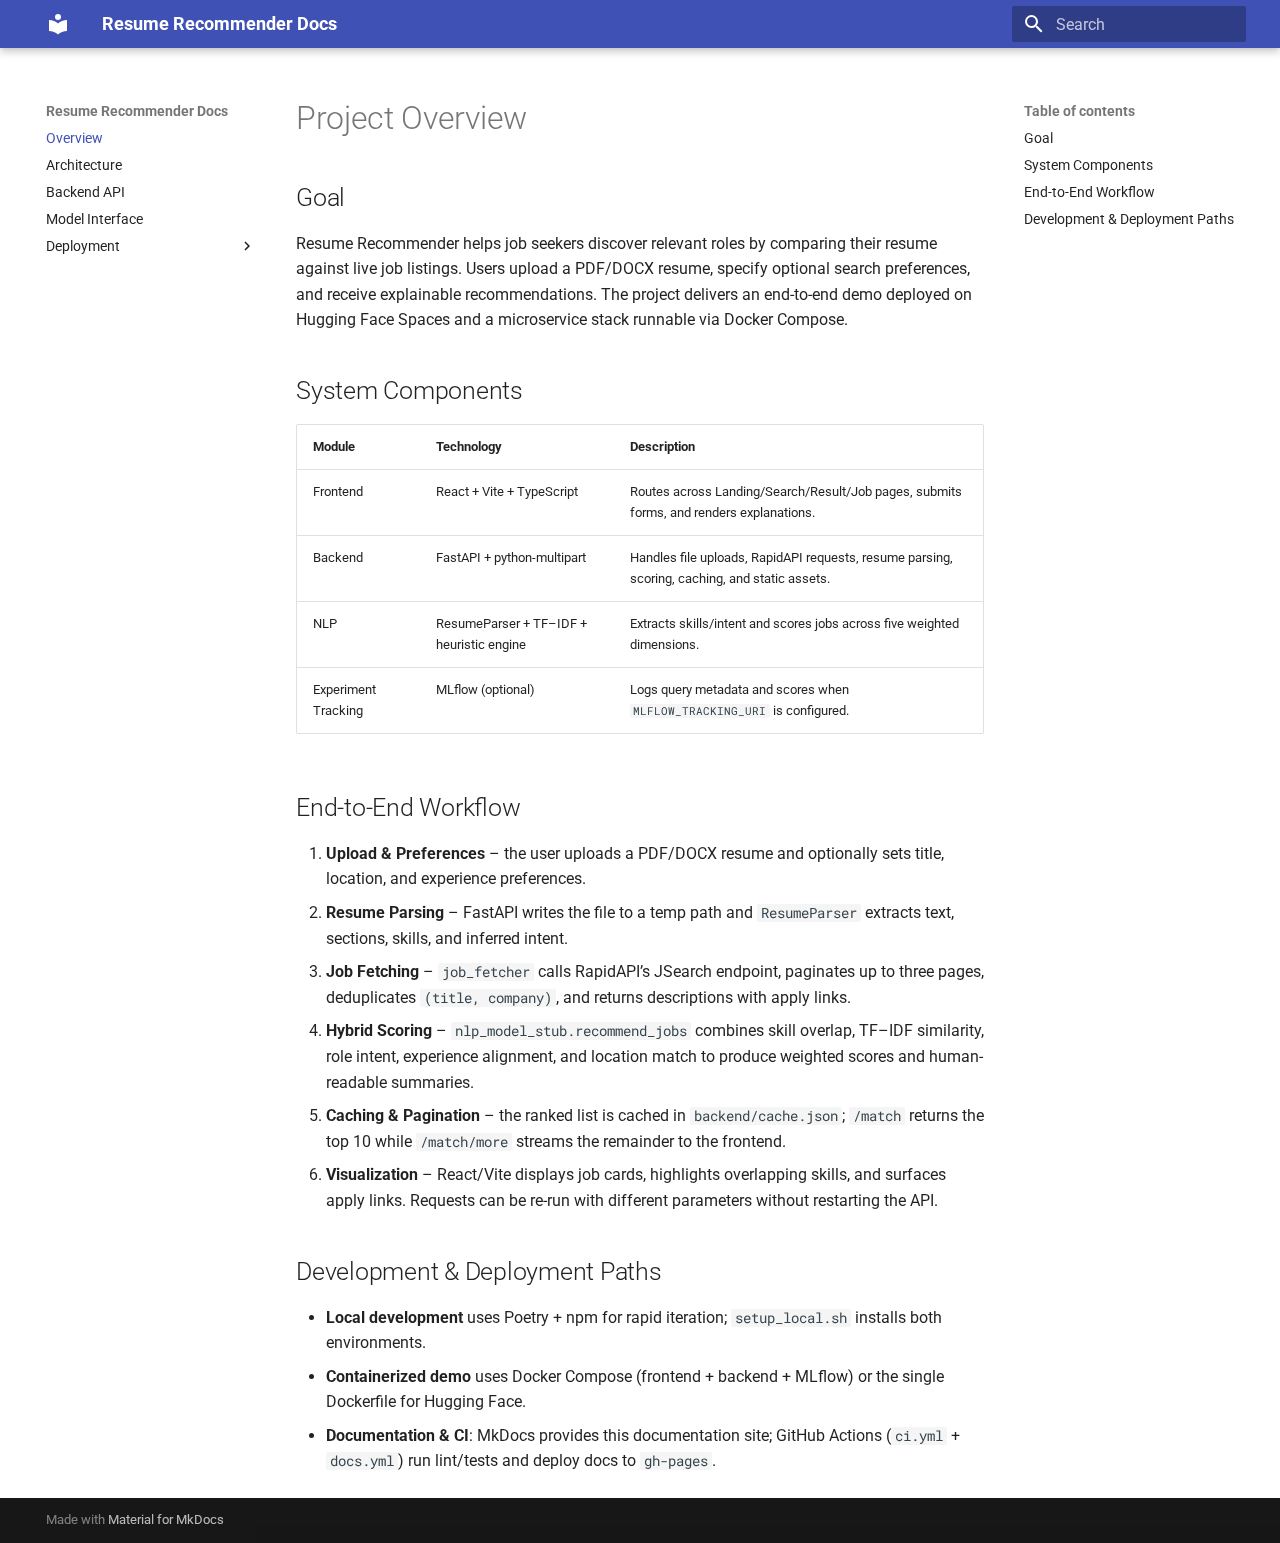
<file: index.html>
<!doctype html>
<html lang="en" class="no-js">
  <head>
    
      <meta charset="utf-8">
      <meta name="viewport" content="width=device-width,initial-scale=1">
      
      
      
      
      
        <link rel="next" href="architecture/">
      
      
        
      
      
      <link rel="icon" href="assets/images/favicon.png">
      <meta name="generator" content="mkdocs-1.6.1, mkdocs-material-9.7.0">
    
    
      
        <title>Resume Recommender Docs</title>
      
    
    
      <link rel="stylesheet" href="assets/stylesheets/main.618322db.min.css">
      
      


    
    
      
    
    
      
        
        
        <link rel="preconnect" href="https://fonts.gstatic.com" crossorigin>
        <link rel="stylesheet" href="https://fonts.googleapis.com/css?family=Roboto:300,300i,400,400i,700,700i%7CRoboto+Mono:400,400i,700,700i&display=fallback">
        <style>:root{--md-text-font:"Roboto";--md-code-font:"Roboto Mono"}</style>
      
    
    
    <script>__md_scope=new URL(".",location),__md_hash=e=>[...e].reduce(((e,_)=>(e<<5)-e+_.charCodeAt(0)),0),__md_get=(e,_=localStorage,t=__md_scope)=>JSON.parse(_.getItem(t.pathname+"."+e)),__md_set=(e,_,t=localStorage,a=__md_scope)=>{try{t.setItem(a.pathname+"."+e,JSON.stringify(_))}catch(e){}}</script>
    
      

    
    
  </head>
  
  
    <body dir="ltr">
  
    
    <input class="md-toggle" data-md-toggle="drawer" type="checkbox" id="__drawer" autocomplete="off">
    <input class="md-toggle" data-md-toggle="search" type="checkbox" id="__search" autocomplete="off">
    <label class="md-overlay" for="__drawer"></label>
    <div data-md-component="skip">
      
        
        <a href="#project-overview" class="md-skip">
          Skip to content
        </a>
      
    </div>
    <div data-md-component="announce">
      
    </div>
    
    
      

  

<header class="md-header md-header--shadow" data-md-component="header">
  <nav class="md-header__inner md-grid" aria-label="Header">
    <a href="." title="Resume Recommender Docs" class="md-header__button md-logo" aria-label="Resume Recommender Docs" data-md-component="logo">
      
  
  <svg xmlns="http://www.w3.org/2000/svg" viewBox="0 0 24 24"><path d="M12 8a3 3 0 0 0 3-3 3 3 0 0 0-3-3 3 3 0 0 0-3 3 3 3 0 0 0 3 3m0 3.54C9.64 9.35 6.5 8 3 8v11c3.5 0 6.64 1.35 9 3.54 2.36-2.19 5.5-3.54 9-3.54V8c-3.5 0-6.64 1.35-9 3.54"/></svg>

    </a>
    <label class="md-header__button md-icon" for="__drawer">
      
      <svg xmlns="http://www.w3.org/2000/svg" viewBox="0 0 24 24"><path d="M3 6h18v2H3zm0 5h18v2H3zm0 5h18v2H3z"/></svg>
    </label>
    <div class="md-header__title" data-md-component="header-title">
      <div class="md-header__ellipsis">
        <div class="md-header__topic">
          <span class="md-ellipsis">
            Resume Recommender Docs
          </span>
        </div>
        <div class="md-header__topic" data-md-component="header-topic">
          <span class="md-ellipsis">
            
              Overview
            
          </span>
        </div>
      </div>
    </div>
    
    
      <script>var palette=__md_get("__palette");if(palette&&palette.color){if("(prefers-color-scheme)"===palette.color.media){var media=matchMedia("(prefers-color-scheme: light)"),input=document.querySelector(media.matches?"[data-md-color-media='(prefers-color-scheme: light)']":"[data-md-color-media='(prefers-color-scheme: dark)']");palette.color.media=input.getAttribute("data-md-color-media"),palette.color.scheme=input.getAttribute("data-md-color-scheme"),palette.color.primary=input.getAttribute("data-md-color-primary"),palette.color.accent=input.getAttribute("data-md-color-accent")}for(var[key,value]of Object.entries(palette.color))document.body.setAttribute("data-md-color-"+key,value)}</script>
    
    
    
      
      
        <label class="md-header__button md-icon" for="__search">
          
          <svg xmlns="http://www.w3.org/2000/svg" viewBox="0 0 24 24"><path d="M9.5 3A6.5 6.5 0 0 1 16 9.5c0 1.61-.59 3.09-1.56 4.23l.27.27h.79l5 5-1.5 1.5-5-5v-.79l-.27-.27A6.52 6.52 0 0 1 9.5 16 6.5 6.5 0 0 1 3 9.5 6.5 6.5 0 0 1 9.5 3m0 2C7 5 5 7 5 9.5S7 14 9.5 14 14 12 14 9.5 12 5 9.5 5"/></svg>
        </label>
        <div class="md-search" data-md-component="search" role="dialog">
  <label class="md-search__overlay" for="__search"></label>
  <div class="md-search__inner" role="search">
    <form class="md-search__form" name="search">
      <input type="text" class="md-search__input" name="query" aria-label="Search" placeholder="Search" autocapitalize="off" autocorrect="off" autocomplete="off" spellcheck="false" data-md-component="search-query" required>
      <label class="md-search__icon md-icon" for="__search">
        
        <svg xmlns="http://www.w3.org/2000/svg" viewBox="0 0 24 24"><path d="M9.5 3A6.5 6.5 0 0 1 16 9.5c0 1.61-.59 3.09-1.56 4.23l.27.27h.79l5 5-1.5 1.5-5-5v-.79l-.27-.27A6.52 6.52 0 0 1 9.5 16 6.5 6.5 0 0 1 3 9.5 6.5 6.5 0 0 1 9.5 3m0 2C7 5 5 7 5 9.5S7 14 9.5 14 14 12 14 9.5 12 5 9.5 5"/></svg>
        
        <svg xmlns="http://www.w3.org/2000/svg" viewBox="0 0 24 24"><path d="M20 11v2H8l5.5 5.5-1.42 1.42L4.16 12l7.92-7.92L13.5 5.5 8 11z"/></svg>
      </label>
      <nav class="md-search__options" aria-label="Search">
        
        <button type="reset" class="md-search__icon md-icon" title="Clear" aria-label="Clear" tabindex="-1">
          
          <svg xmlns="http://www.w3.org/2000/svg" viewBox="0 0 24 24"><path d="M19 6.41 17.59 5 12 10.59 6.41 5 5 6.41 10.59 12 5 17.59 6.41 19 12 13.41 17.59 19 19 17.59 13.41 12z"/></svg>
        </button>
      </nav>
      
    </form>
    <div class="md-search__output">
      <div class="md-search__scrollwrap" tabindex="0" data-md-scrollfix>
        <div class="md-search-result" data-md-component="search-result">
          <div class="md-search-result__meta">
            Initializing search
          </div>
          <ol class="md-search-result__list" role="presentation"></ol>
        </div>
      </div>
    </div>
  </div>
</div>
      
    
    
  </nav>
  
</header>
    
    <div class="md-container" data-md-component="container">
      
      
        
          
        
      
      <main class="md-main" data-md-component="main">
        <div class="md-main__inner md-grid">
          
            
              
              <div class="md-sidebar md-sidebar--primary" data-md-component="sidebar" data-md-type="navigation" >
                <div class="md-sidebar__scrollwrap">
                  <div class="md-sidebar__inner">
                    



<nav class="md-nav md-nav--primary" aria-label="Navigation" data-md-level="0">
  <label class="md-nav__title" for="__drawer">
    <a href="." title="Resume Recommender Docs" class="md-nav__button md-logo" aria-label="Resume Recommender Docs" data-md-component="logo">
      
  
  <svg xmlns="http://www.w3.org/2000/svg" viewBox="0 0 24 24"><path d="M12 8a3 3 0 0 0 3-3 3 3 0 0 0-3-3 3 3 0 0 0-3 3 3 3 0 0 0 3 3m0 3.54C9.64 9.35 6.5 8 3 8v11c3.5 0 6.64 1.35 9 3.54 2.36-2.19 5.5-3.54 9-3.54V8c-3.5 0-6.64 1.35-9 3.54"/></svg>

    </a>
    Resume Recommender Docs
  </label>
  
  <ul class="md-nav__list" data-md-scrollfix>
    
      
      
  
  
    
  
  
  
    <li class="md-nav__item md-nav__item--active">
      
      <input class="md-nav__toggle md-toggle" type="checkbox" id="__toc">
      
      
        
      
      
        <label class="md-nav__link md-nav__link--active" for="__toc">
          
  
  
  <span class="md-ellipsis">
    
  
    Overview
  

    
  </span>
  
  

          <span class="md-nav__icon md-icon"></span>
        </label>
      
      <a href="." class="md-nav__link md-nav__link--active">
        
  
  
  <span class="md-ellipsis">
    
  
    Overview
  

    
  </span>
  
  

      </a>
      
        

<nav class="md-nav md-nav--secondary" aria-label="Table of contents">
  
  
  
    
  
  
    <label class="md-nav__title" for="__toc">
      <span class="md-nav__icon md-icon"></span>
      Table of contents
    </label>
    <ul class="md-nav__list" data-md-component="toc" data-md-scrollfix>
      
        <li class="md-nav__item">
  <a href="#goal" class="md-nav__link">
    <span class="md-ellipsis">
      
        Goal
      
    </span>
  </a>
  
</li>
      
        <li class="md-nav__item">
  <a href="#system-components" class="md-nav__link">
    <span class="md-ellipsis">
      
        System Components
      
    </span>
  </a>
  
</li>
      
        <li class="md-nav__item">
  <a href="#end-to-end-workflow" class="md-nav__link">
    <span class="md-ellipsis">
      
        End-to-End Workflow
      
    </span>
  </a>
  
</li>
      
        <li class="md-nav__item">
  <a href="#development-deployment-paths" class="md-nav__link">
    <span class="md-ellipsis">
      
        Development &amp; Deployment Paths
      
    </span>
  </a>
  
</li>
      
    </ul>
  
</nav>
      
    </li>
  

    
      
      
  
  
  
  
    <li class="md-nav__item">
      <a href="architecture/" class="md-nav__link">
        
  
  
  <span class="md-ellipsis">
    
  
    Architecture
  

    
  </span>
  
  

      </a>
    </li>
  

    
      
      
  
  
  
  
    <li class="md-nav__item">
      <a href="backend/api/" class="md-nav__link">
        
  
  
  <span class="md-ellipsis">
    
  
    Backend API
  

    
  </span>
  
  

      </a>
    </li>
  

    
      
      
  
  
  
  
    <li class="md-nav__item">
      <a href="model/interface/" class="md-nav__link">
        
  
  
  <span class="md-ellipsis">
    
  
    Model Interface
  

    
  </span>
  
  

      </a>
    </li>
  

    
      
      
  
  
  
  
    
    
    
    
    
    <li class="md-nav__item md-nav__item--nested">
      
        
        
        <input class="md-nav__toggle md-toggle " type="checkbox" id="__nav_5" >
        
          
          <label class="md-nav__link" for="__nav_5" id="__nav_5_label" tabindex="0">
            
  
  
  <span class="md-ellipsis">
    
  
    Deployment
  

    
  </span>
  
  

            <span class="md-nav__icon md-icon"></span>
          </label>
        
        <nav class="md-nav" data-md-level="1" aria-labelledby="__nav_5_label" aria-expanded="false">
          <label class="md-nav__title" for="__nav_5">
            <span class="md-nav__icon md-icon"></span>
            
  
    Deployment
  

          </label>
          <ul class="md-nav__list" data-md-scrollfix>
            
              
                
  
  
  
  
    <li class="md-nav__item">
      <a href="deployment/hf/" class="md-nav__link">
        
  
  
  <span class="md-ellipsis">
    
  
    Hugging Face
  

    
  </span>
  
  

      </a>
    </li>
  

              
            
              
                
  
  
  
  
    <li class="md-nav__item">
      <a href="deployment/compose/" class="md-nav__link">
        
  
  
  <span class="md-ellipsis">
    
  
    Docker Compose
  

    
  </span>
  
  

      </a>
    </li>
  

              
            
          </ul>
        </nav>
      
    </li>
  

    
  </ul>
</nav>
                  </div>
                </div>
              </div>
            
            
              
              <div class="md-sidebar md-sidebar--secondary" data-md-component="sidebar" data-md-type="toc" >
                <div class="md-sidebar__scrollwrap">
                  <div class="md-sidebar__inner">
                    

<nav class="md-nav md-nav--secondary" aria-label="Table of contents">
  
  
  
    
  
  
    <label class="md-nav__title" for="__toc">
      <span class="md-nav__icon md-icon"></span>
      Table of contents
    </label>
    <ul class="md-nav__list" data-md-component="toc" data-md-scrollfix>
      
        <li class="md-nav__item">
  <a href="#goal" class="md-nav__link">
    <span class="md-ellipsis">
      
        Goal
      
    </span>
  </a>
  
</li>
      
        <li class="md-nav__item">
  <a href="#system-components" class="md-nav__link">
    <span class="md-ellipsis">
      
        System Components
      
    </span>
  </a>
  
</li>
      
        <li class="md-nav__item">
  <a href="#end-to-end-workflow" class="md-nav__link">
    <span class="md-ellipsis">
      
        End-to-End Workflow
      
    </span>
  </a>
  
</li>
      
        <li class="md-nav__item">
  <a href="#development-deployment-paths" class="md-nav__link">
    <span class="md-ellipsis">
      
        Development &amp; Deployment Paths
      
    </span>
  </a>
  
</li>
      
    </ul>
  
</nav>
                  </div>
                </div>
              </div>
            
          
          
            <div class="md-content" data-md-component="content">
              
              <article class="md-content__inner md-typeset">
                
                  



<h1 id="project-overview">Project Overview</h1>
<h2 id="goal">Goal</h2>
<p>Resume Recommender helps job seekers discover relevant roles by comparing their resume against live job listings. Users upload a PDF/DOCX resume, specify optional search preferences, and receive explainable recommendations. The project delivers an end‑to‑end demo deployed on Hugging Face Spaces and a microservice stack runnable via Docker Compose.</p>
<h2 id="system-components">System Components</h2>
<table>
<thead>
<tr>
<th>Module</th>
<th>Technology</th>
<th>Description</th>
</tr>
</thead>
<tbody>
<tr>
<td>Frontend</td>
<td>React + Vite + TypeScript</td>
<td>Routes across Landing/Search/Result/Job pages, submits forms, and renders explanations.</td>
</tr>
<tr>
<td>Backend</td>
<td>FastAPI + python-multipart</td>
<td>Handles file uploads, RapidAPI requests, resume parsing, scoring, caching, and static assets.</td>
</tr>
<tr>
<td>NLP</td>
<td>ResumeParser + TF–IDF + heuristic engine</td>
<td>Extracts skills/intent and scores jobs across five weighted dimensions.</td>
</tr>
<tr>
<td>Experiment Tracking</td>
<td>MLflow (optional)</td>
<td>Logs query metadata and scores when <code>MLFLOW_TRACKING_URI</code> is configured.</td>
</tr>
</tbody>
</table>
<h2 id="end-to-end-workflow">End-to-End Workflow</h2>
<ol>
<li><strong>Upload &amp; Preferences</strong> – the user uploads a PDF/DOCX resume and optionally sets title, location, and experience preferences.</li>
<li><strong>Resume Parsing</strong> – FastAPI writes the file to a temp path and <code>ResumeParser</code> extracts text, sections, skills, and inferred intent.</li>
<li><strong>Job Fetching</strong> – <code>job_fetcher</code> calls RapidAPI’s JSearch endpoint, paginates up to three pages, deduplicates <code>(title, company)</code>, and returns descriptions with apply links.</li>
<li><strong>Hybrid Scoring</strong> – <code>nlp_model_stub.recommend_jobs</code> combines skill overlap, TF–IDF similarity, role intent, experience alignment, and location match to produce weighted scores and human-readable summaries.</li>
<li><strong>Caching &amp; Pagination</strong> – the ranked list is cached in <code>backend/cache.json</code>; <code>/match</code> returns the top 10 while <code>/match/more</code> streams the remainder to the frontend.</li>
<li><strong>Visualization</strong> – React/Vite displays job cards, highlights overlapping skills, and surfaces apply links. Requests can be re-run with different parameters without restarting the API.</li>
</ol>
<h2 id="development-deployment-paths">Development &amp; Deployment Paths</h2>
<ul>
<li><strong>Local development</strong> uses Poetry + npm for rapid iteration; <code>setup_local.sh</code> installs both environments.</li>
<li><strong>Containerized demo</strong> uses Docker Compose (frontend + backend + MLflow) or the single Dockerfile for Hugging Face.</li>
<li><strong>Documentation &amp; CI</strong>: MkDocs provides this documentation site; GitHub Actions (<code>ci.yml</code> + <code>docs.yml</code>) run lint/tests and deploy docs to <code>gh-pages</code>.</li>
</ul>












                
              </article>
            </div>
          
          
<script>var target=document.getElementById(location.hash.slice(1));target&&target.name&&(target.checked=target.name.startsWith("__tabbed_"))</script>
        </div>
        
      </main>
      
        <footer class="md-footer">
  
  <div class="md-footer-meta md-typeset">
    <div class="md-footer-meta__inner md-grid">
      <div class="md-copyright">
  
  
    Made with
    <a href="https://squidfunk.github.io/mkdocs-material/" target="_blank" rel="noopener">
      Material for MkDocs
    </a>
  
</div>
      
    </div>
  </div>
</footer>
      
    </div>
    <div class="md-dialog" data-md-component="dialog">
      <div class="md-dialog__inner md-typeset"></div>
    </div>
    
    
    
      
      
      <script id="__config" type="application/json">{"annotate": null, "base": ".", "features": [], "search": "assets/javascripts/workers/search.7a47a382.min.js", "tags": null, "translations": {"clipboard.copied": "Copied to clipboard", "clipboard.copy": "Copy to clipboard", "search.result.more.one": "1 more on this page", "search.result.more.other": "# more on this page", "search.result.none": "No matching documents", "search.result.one": "1 matching document", "search.result.other": "# matching documents", "search.result.placeholder": "Type to start searching", "search.result.term.missing": "Missing", "select.version": "Select version"}, "version": null}</script>
    
    
      <script src="assets/javascripts/bundle.e71a0d61.min.js"></script>
      
    
  </body>
</html>
</file>
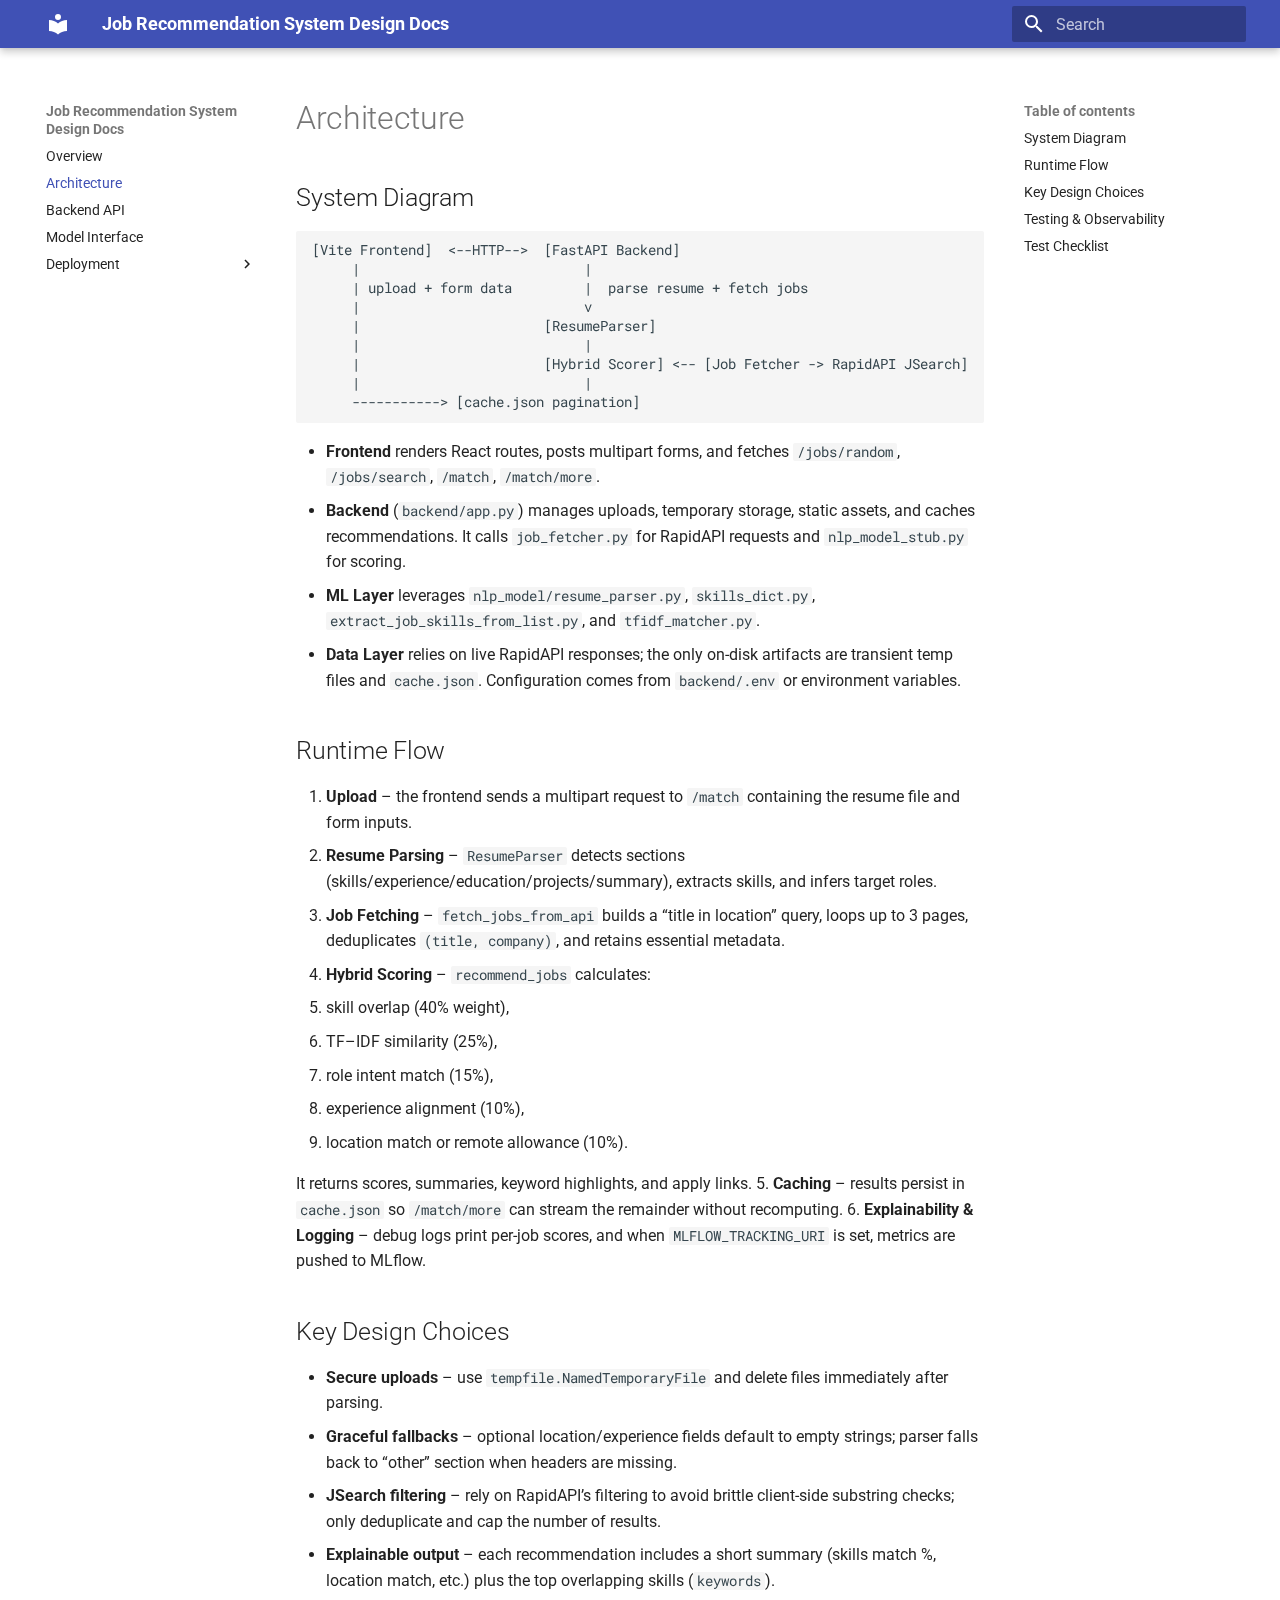
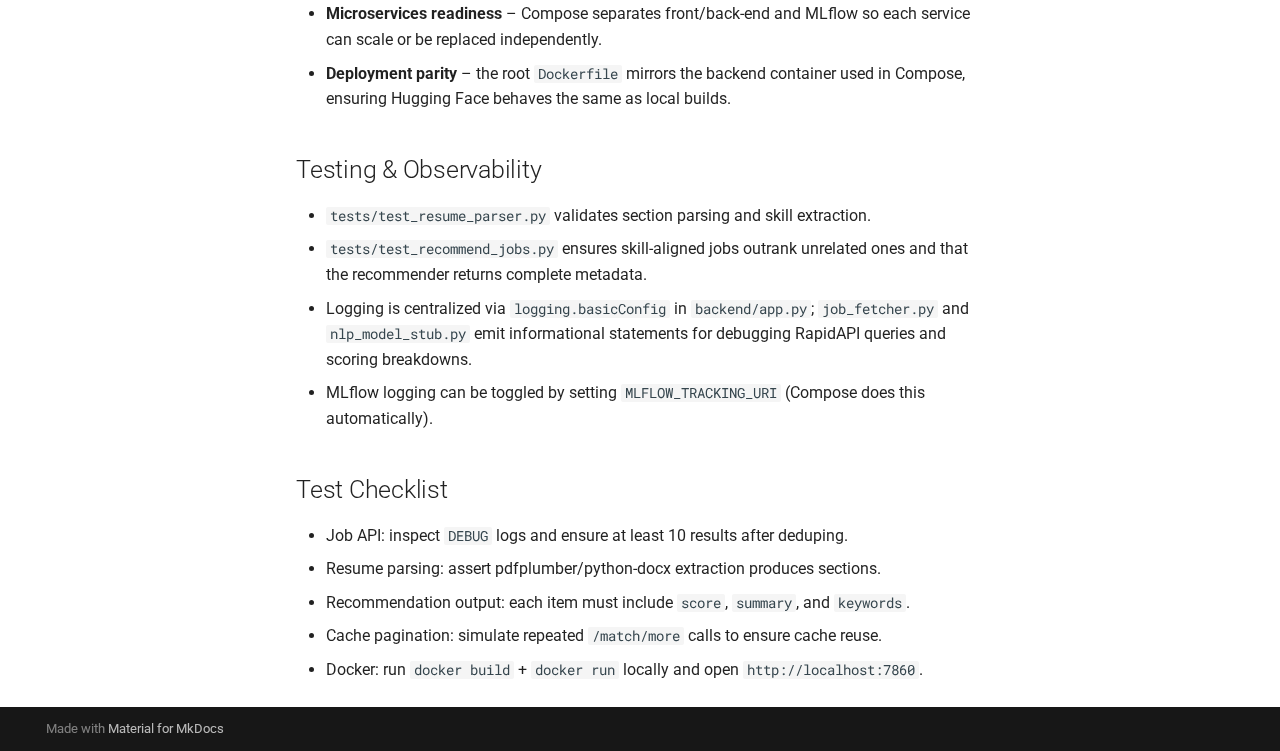
<file: architecture/index.html>
<!doctype html>
<html lang="en" class="no-js">
  <head>
    
      <meta charset="utf-8">
      <meta name="viewport" content="width=device-width,initial-scale=1">
      
      
      
      
        <link rel="prev" href="..">
      
      
        <link rel="next" href="../backend/api/">
      
      
        
      
      
      <link rel="icon" href="../assets/images/favicon.png">
      <meta name="generator" content="mkdocs-1.6.1, mkdocs-material-9.7.0">
    
    
      
        <title>Architecture - Job Recommendation System Design Docs</title>
      
    
    
      <link rel="stylesheet" href="../assets/stylesheets/main.618322db.min.css">
      
      


    
    
      
    
    
      
        
        
        <link rel="preconnect" href="https://fonts.gstatic.com" crossorigin>
        <link rel="stylesheet" href="https://fonts.googleapis.com/css?family=Roboto:300,300i,400,400i,700,700i%7CRoboto+Mono:400,400i,700,700i&display=fallback">
        <style>:root{--md-text-font:"Roboto";--md-code-font:"Roboto Mono"}</style>
      
    
    
    <script>__md_scope=new URL("..",location),__md_hash=e=>[...e].reduce(((e,_)=>(e<<5)-e+_.charCodeAt(0)),0),__md_get=(e,_=localStorage,t=__md_scope)=>JSON.parse(_.getItem(t.pathname+"."+e)),__md_set=(e,_,t=localStorage,a=__md_scope)=>{try{t.setItem(a.pathname+"."+e,JSON.stringify(_))}catch(e){}}</script>
    
      

    
    
  </head>
  
  
    <body dir="ltr">
  
    
    <input class="md-toggle" data-md-toggle="drawer" type="checkbox" id="__drawer" autocomplete="off">
    <input class="md-toggle" data-md-toggle="search" type="checkbox" id="__search" autocomplete="off">
    <label class="md-overlay" for="__drawer"></label>
    <div data-md-component="skip">
      
        
        <a href="#architecture" class="md-skip">
          Skip to content
        </a>
      
    </div>
    <div data-md-component="announce">
      
    </div>
    
    
      

  

<header class="md-header md-header--shadow" data-md-component="header">
  <nav class="md-header__inner md-grid" aria-label="Header">
    <a href=".." title="Job Recommendation System Design Docs" class="md-header__button md-logo" aria-label="Job Recommendation System Design Docs" data-md-component="logo">
      
  
  <svg xmlns="http://www.w3.org/2000/svg" viewBox="0 0 24 24"><path d="M12 8a3 3 0 0 0 3-3 3 3 0 0 0-3-3 3 3 0 0 0-3 3 3 3 0 0 0 3 3m0 3.54C9.64 9.35 6.5 8 3 8v11c3.5 0 6.64 1.35 9 3.54 2.36-2.19 5.5-3.54 9-3.54V8c-3.5 0-6.64 1.35-9 3.54"/></svg>

    </a>
    <label class="md-header__button md-icon" for="__drawer">
      
      <svg xmlns="http://www.w3.org/2000/svg" viewBox="0 0 24 24"><path d="M3 6h18v2H3zm0 5h18v2H3zm0 5h18v2H3z"/></svg>
    </label>
    <div class="md-header__title" data-md-component="header-title">
      <div class="md-header__ellipsis">
        <div class="md-header__topic">
          <span class="md-ellipsis">
            Job Recommendation System Design Docs
          </span>
        </div>
        <div class="md-header__topic" data-md-component="header-topic">
          <span class="md-ellipsis">
            
              Architecture
            
          </span>
        </div>
      </div>
    </div>
    
    
      <script>var palette=__md_get("__palette");if(palette&&palette.color){if("(prefers-color-scheme)"===palette.color.media){var media=matchMedia("(prefers-color-scheme: light)"),input=document.querySelector(media.matches?"[data-md-color-media='(prefers-color-scheme: light)']":"[data-md-color-media='(prefers-color-scheme: dark)']");palette.color.media=input.getAttribute("data-md-color-media"),palette.color.scheme=input.getAttribute("data-md-color-scheme"),palette.color.primary=input.getAttribute("data-md-color-primary"),palette.color.accent=input.getAttribute("data-md-color-accent")}for(var[key,value]of Object.entries(palette.color))document.body.setAttribute("data-md-color-"+key,value)}</script>
    
    
    
      
      
        <label class="md-header__button md-icon" for="__search">
          
          <svg xmlns="http://www.w3.org/2000/svg" viewBox="0 0 24 24"><path d="M9.5 3A6.5 6.5 0 0 1 16 9.5c0 1.61-.59 3.09-1.56 4.23l.27.27h.79l5 5-1.5 1.5-5-5v-.79l-.27-.27A6.52 6.52 0 0 1 9.5 16 6.5 6.5 0 0 1 3 9.5 6.5 6.5 0 0 1 9.5 3m0 2C7 5 5 7 5 9.5S7 14 9.5 14 14 12 14 9.5 12 5 9.5 5"/></svg>
        </label>
        <div class="md-search" data-md-component="search" role="dialog">
  <label class="md-search__overlay" for="__search"></label>
  <div class="md-search__inner" role="search">
    <form class="md-search__form" name="search">
      <input type="text" class="md-search__input" name="query" aria-label="Search" placeholder="Search" autocapitalize="off" autocorrect="off" autocomplete="off" spellcheck="false" data-md-component="search-query" required>
      <label class="md-search__icon md-icon" for="__search">
        
        <svg xmlns="http://www.w3.org/2000/svg" viewBox="0 0 24 24"><path d="M9.5 3A6.5 6.5 0 0 1 16 9.5c0 1.61-.59 3.09-1.56 4.23l.27.27h.79l5 5-1.5 1.5-5-5v-.79l-.27-.27A6.52 6.52 0 0 1 9.5 16 6.5 6.5 0 0 1 3 9.5 6.5 6.5 0 0 1 9.5 3m0 2C7 5 5 7 5 9.5S7 14 9.5 14 14 12 14 9.5 12 5 9.5 5"/></svg>
        
        <svg xmlns="http://www.w3.org/2000/svg" viewBox="0 0 24 24"><path d="M20 11v2H8l5.5 5.5-1.42 1.42L4.16 12l7.92-7.92L13.5 5.5 8 11z"/></svg>
      </label>
      <nav class="md-search__options" aria-label="Search">
        
        <button type="reset" class="md-search__icon md-icon" title="Clear" aria-label="Clear" tabindex="-1">
          
          <svg xmlns="http://www.w3.org/2000/svg" viewBox="0 0 24 24"><path d="M19 6.41 17.59 5 12 10.59 6.41 5 5 6.41 10.59 12 5 17.59 6.41 19 12 13.41 17.59 19 19 17.59 13.41 12z"/></svg>
        </button>
      </nav>
      
    </form>
    <div class="md-search__output">
      <div class="md-search__scrollwrap" tabindex="0" data-md-scrollfix>
        <div class="md-search-result" data-md-component="search-result">
          <div class="md-search-result__meta">
            Initializing search
          </div>
          <ol class="md-search-result__list" role="presentation"></ol>
        </div>
      </div>
    </div>
  </div>
</div>
      
    
    
  </nav>
  
</header>
    
    <div class="md-container" data-md-component="container">
      
      
        
          
        
      
      <main class="md-main" data-md-component="main">
        <div class="md-main__inner md-grid">
          
            
              
              <div class="md-sidebar md-sidebar--primary" data-md-component="sidebar" data-md-type="navigation" >
                <div class="md-sidebar__scrollwrap">
                  <div class="md-sidebar__inner">
                    



<nav class="md-nav md-nav--primary" aria-label="Navigation" data-md-level="0">
  <label class="md-nav__title" for="__drawer">
    <a href=".." title="Job Recommendation System Design Docs" class="md-nav__button md-logo" aria-label="Job Recommendation System Design Docs" data-md-component="logo">
      
  
  <svg xmlns="http://www.w3.org/2000/svg" viewBox="0 0 24 24"><path d="M12 8a3 3 0 0 0 3-3 3 3 0 0 0-3-3 3 3 0 0 0-3 3 3 3 0 0 0 3 3m0 3.54C9.64 9.35 6.5 8 3 8v11c3.5 0 6.64 1.35 9 3.54 2.36-2.19 5.5-3.54 9-3.54V8c-3.5 0-6.64 1.35-9 3.54"/></svg>

    </a>
    Job Recommendation System Design Docs
  </label>
  
  <ul class="md-nav__list" data-md-scrollfix>
    
      
      
  
  
  
  
    <li class="md-nav__item">
      <a href=".." class="md-nav__link">
        
  
  
  <span class="md-ellipsis">
    
  
    Overview
  

    
  </span>
  
  

      </a>
    </li>
  

    
      
      
  
  
    
  
  
  
    <li class="md-nav__item md-nav__item--active">
      
      <input class="md-nav__toggle md-toggle" type="checkbox" id="__toc">
      
      
        
      
      
        <label class="md-nav__link md-nav__link--active" for="__toc">
          
  
  
  <span class="md-ellipsis">
    
  
    Architecture
  

    
  </span>
  
  

          <span class="md-nav__icon md-icon"></span>
        </label>
      
      <a href="./" class="md-nav__link md-nav__link--active">
        
  
  
  <span class="md-ellipsis">
    
  
    Architecture
  

    
  </span>
  
  

      </a>
      
        

<nav class="md-nav md-nav--secondary" aria-label="Table of contents">
  
  
  
    
  
  
    <label class="md-nav__title" for="__toc">
      <span class="md-nav__icon md-icon"></span>
      Table of contents
    </label>
    <ul class="md-nav__list" data-md-component="toc" data-md-scrollfix>
      
        <li class="md-nav__item">
  <a href="#system-diagram" class="md-nav__link">
    <span class="md-ellipsis">
      
        System Diagram
      
    </span>
  </a>
  
</li>
      
        <li class="md-nav__item">
  <a href="#runtime-flow" class="md-nav__link">
    <span class="md-ellipsis">
      
        Runtime Flow
      
    </span>
  </a>
  
</li>
      
        <li class="md-nav__item">
  <a href="#key-design-choices" class="md-nav__link">
    <span class="md-ellipsis">
      
        Key Design Choices
      
    </span>
  </a>
  
</li>
      
        <li class="md-nav__item">
  <a href="#testing-observability" class="md-nav__link">
    <span class="md-ellipsis">
      
        Testing &amp; Observability
      
    </span>
  </a>
  
</li>
      
        <li class="md-nav__item">
  <a href="#test-checklist" class="md-nav__link">
    <span class="md-ellipsis">
      
        Test Checklist
      
    </span>
  </a>
  
</li>
      
    </ul>
  
</nav>
      
    </li>
  

    
      
      
  
  
  
  
    <li class="md-nav__item">
      <a href="../backend/api/" class="md-nav__link">
        
  
  
  <span class="md-ellipsis">
    
  
    Backend API
  

    
  </span>
  
  

      </a>
    </li>
  

    
      
      
  
  
  
  
    <li class="md-nav__item">
      <a href="../model/interface/" class="md-nav__link">
        
  
  
  <span class="md-ellipsis">
    
  
    Model Interface
  

    
  </span>
  
  

      </a>
    </li>
  

    
      
      
  
  
  
  
    
    
    
    
    
    <li class="md-nav__item md-nav__item--nested">
      
        
        
        <input class="md-nav__toggle md-toggle " type="checkbox" id="__nav_5" >
        
          
          <label class="md-nav__link" for="__nav_5" id="__nav_5_label" tabindex="0">
            
  
  
  <span class="md-ellipsis">
    
  
    Deployment
  

    
  </span>
  
  

            <span class="md-nav__icon md-icon"></span>
          </label>
        
        <nav class="md-nav" data-md-level="1" aria-labelledby="__nav_5_label" aria-expanded="false">
          <label class="md-nav__title" for="__nav_5">
            <span class="md-nav__icon md-icon"></span>
            
  
    Deployment
  

          </label>
          <ul class="md-nav__list" data-md-scrollfix>
            
              
                
  
  
  
  
    <li class="md-nav__item">
      <a href="../deployment/hf/" class="md-nav__link">
        
  
  
  <span class="md-ellipsis">
    
  
    Hugging Face
  

    
  </span>
  
  

      </a>
    </li>
  

              
            
              
                
  
  
  
  
    <li class="md-nav__item">
      <a href="../deployment/compose/" class="md-nav__link">
        
  
  
  <span class="md-ellipsis">
    
  
    Docker Compose
  

    
  </span>
  
  

      </a>
    </li>
  

              
            
          </ul>
        </nav>
      
    </li>
  

    
  </ul>
</nav>
                  </div>
                </div>
              </div>
            
            
              
              <div class="md-sidebar md-sidebar--secondary" data-md-component="sidebar" data-md-type="toc" >
                <div class="md-sidebar__scrollwrap">
                  <div class="md-sidebar__inner">
                    

<nav class="md-nav md-nav--secondary" aria-label="Table of contents">
  
  
  
    
  
  
    <label class="md-nav__title" for="__toc">
      <span class="md-nav__icon md-icon"></span>
      Table of contents
    </label>
    <ul class="md-nav__list" data-md-component="toc" data-md-scrollfix>
      
        <li class="md-nav__item">
  <a href="#system-diagram" class="md-nav__link">
    <span class="md-ellipsis">
      
        System Diagram
      
    </span>
  </a>
  
</li>
      
        <li class="md-nav__item">
  <a href="#runtime-flow" class="md-nav__link">
    <span class="md-ellipsis">
      
        Runtime Flow
      
    </span>
  </a>
  
</li>
      
        <li class="md-nav__item">
  <a href="#key-design-choices" class="md-nav__link">
    <span class="md-ellipsis">
      
        Key Design Choices
      
    </span>
  </a>
  
</li>
      
        <li class="md-nav__item">
  <a href="#testing-observability" class="md-nav__link">
    <span class="md-ellipsis">
      
        Testing &amp; Observability
      
    </span>
  </a>
  
</li>
      
        <li class="md-nav__item">
  <a href="#test-checklist" class="md-nav__link">
    <span class="md-ellipsis">
      
        Test Checklist
      
    </span>
  </a>
  
</li>
      
    </ul>
  
</nav>
                  </div>
                </div>
              </div>
            
          
          
            <div class="md-content" data-md-component="content">
              
              <article class="md-content__inner md-typeset">
                
                  



<h1 id="architecture">Architecture</h1>
<h2 id="system-diagram">System Diagram</h2>
<pre><code>[Vite Frontend]  &lt;--HTTP--&gt;  [FastAPI Backend]
     |                            |
     | upload + form data         |  parse resume + fetch jobs
     |                            v
     |                       [ResumeParser]
     |                            |
     |                       [Hybrid Scorer] &lt;-- [Job Fetcher -&gt; RapidAPI JSearch]
     |                            |
     -----------&gt; [cache.json pagination]
</code></pre>
<ul>
<li><strong>Frontend</strong> renders React routes, posts multipart forms, and fetches <code>/jobs/random</code>, <code>/jobs/search</code>, <code>/match</code>, <code>/match/more</code>.</li>
<li><strong>Backend</strong> (<code>backend/app.py</code>) manages uploads, temporary storage, static assets, and caches recommendations. It calls <code>job_fetcher.py</code> for RapidAPI requests and <code>nlp_model_stub.py</code> for scoring.</li>
<li><strong>ML Layer</strong> leverages <code>nlp_model/resume_parser.py</code>, <code>skills_dict.py</code>, <code>extract_job_skills_from_list.py</code>, and <code>tfidf_matcher.py</code>.</li>
<li><strong>Data Layer</strong> relies on live RapidAPI responses; the only on-disk artifacts are transient temp files and <code>cache.json</code>. Configuration comes from <code>backend/.env</code> or environment variables.</li>
</ul>
<h2 id="runtime-flow">Runtime Flow</h2>
<ol>
<li><strong>Upload</strong> – the frontend sends a multipart request to <code>/match</code> containing the resume file and form inputs.</li>
<li><strong>Resume Parsing</strong> – <code>ResumeParser</code> detects sections (skills/experience/education/projects/summary), extracts skills, and infers target roles.</li>
<li><strong>Job Fetching</strong> – <code>fetch_jobs_from_api</code> builds a “title in location” query, loops up to 3 pages, deduplicates <code>(title, company)</code>, and retains essential metadata.</li>
<li>
<p><strong>Hybrid Scoring</strong> – <code>recommend_jobs</code> calculates: </p>
</li>
<li>
<p>skill overlap (40% weight), </p>
</li>
<li>TF–IDF similarity (25%), </li>
<li>role intent match (15%), </li>
<li>experience alignment (10%), </li>
<li>location match or remote allowance (10%). </li>
</ol>
<p>It returns scores, summaries, keyword highlights, and apply links.
5. <strong>Caching</strong> – results persist in <code>cache.json</code> so <code>/match/more</code> can stream the remainder without recomputing.
6. <strong>Explainability &amp; Logging</strong> – debug logs print per-job scores, and when <code>MLFLOW_TRACKING_URI</code> is set, metrics are pushed to MLflow.</p>
<h2 id="key-design-choices">Key Design Choices</h2>
<ul>
<li><strong>Secure uploads</strong> – use <code>tempfile.NamedTemporaryFile</code> and delete files immediately after parsing.</li>
<li><strong>Graceful fallbacks</strong> – optional location/experience fields default to empty strings; parser falls back to “other” section when headers are missing.</li>
<li><strong>JSearch filtering</strong> – rely on RapidAPI’s filtering to avoid brittle client-side substring checks; only deduplicate and cap the number of results.</li>
<li><strong>Explainable output</strong> – each recommendation includes a short summary (skills match %, location match, etc.) plus the top overlapping skills (<code>keywords</code>).</li>
<li><strong>Microservices readiness</strong> – Compose separates front/back-end and MLflow so each service can scale or be replaced independently.</li>
<li><strong>Deployment parity</strong> – the root <code>Dockerfile</code> mirrors the backend container used in Compose, ensuring Hugging Face behaves the same as local builds.</li>
</ul>
<h2 id="testing-observability">Testing &amp; Observability</h2>
<ul>
<li><code>tests/test_resume_parser.py</code> validates section parsing and skill extraction.</li>
<li><code>tests/test_recommend_jobs.py</code> ensures skill-aligned jobs outrank unrelated ones and that the recommender returns complete metadata.</li>
<li>Logging is centralized via <code>logging.basicConfig</code> in <code>backend/app.py</code>; <code>job_fetcher.py</code> and <code>nlp_model_stub.py</code> emit informational statements for debugging RapidAPI queries and scoring breakdowns.</li>
<li>MLflow logging can be toggled by setting <code>MLFLOW_TRACKING_URI</code> (Compose does this automatically).</li>
</ul>
<h2 id="test-checklist">Test Checklist</h2>
<ul>
<li>Job API: inspect <code>DEBUG</code> logs and ensure at least 10 results after deduping.</li>
<li>Resume parsing: assert pdfplumber/python-docx extraction produces sections.</li>
<li>Recommendation output: each item must include <code>score</code>, <code>summary</code>, and <code>keywords</code>.</li>
<li>Cache pagination: simulate repeated <code>/match/more</code> calls to ensure cache reuse.</li>
<li>Docker: run <code>docker build</code> + <code>docker run</code> locally and open <code>http://localhost:7860</code>.</li>
</ul>












                
              </article>
            </div>
          
          
<script>var target=document.getElementById(location.hash.slice(1));target&&target.name&&(target.checked=target.name.startsWith("__tabbed_"))</script>
        </div>
        
      </main>
      
        <footer class="md-footer">
  
  <div class="md-footer-meta md-typeset">
    <div class="md-footer-meta__inner md-grid">
      <div class="md-copyright">
  
  
    Made with
    <a href="https://squidfunk.github.io/mkdocs-material/" target="_blank" rel="noopener">
      Material for MkDocs
    </a>
  
</div>
      
    </div>
  </div>
</footer>
      
    </div>
    <div class="md-dialog" data-md-component="dialog">
      <div class="md-dialog__inner md-typeset"></div>
    </div>
    
    
    
      
      
      <script id="__config" type="application/json">{"annotate": null, "base": "..", "features": [], "search": "../assets/javascripts/workers/search.7a47a382.min.js", "tags": null, "translations": {"clipboard.copied": "Copied to clipboard", "clipboard.copy": "Copy to clipboard", "search.result.more.one": "1 more on this page", "search.result.more.other": "# more on this page", "search.result.none": "No matching documents", "search.result.one": "1 matching document", "search.result.other": "# matching documents", "search.result.placeholder": "Type to start searching", "search.result.term.missing": "Missing", "select.version": "Select version"}, "version": null}</script>
    
    
      <script src="../assets/javascripts/bundle.e71a0d61.min.js"></script>
      
    
  </body>
</html>
</file>
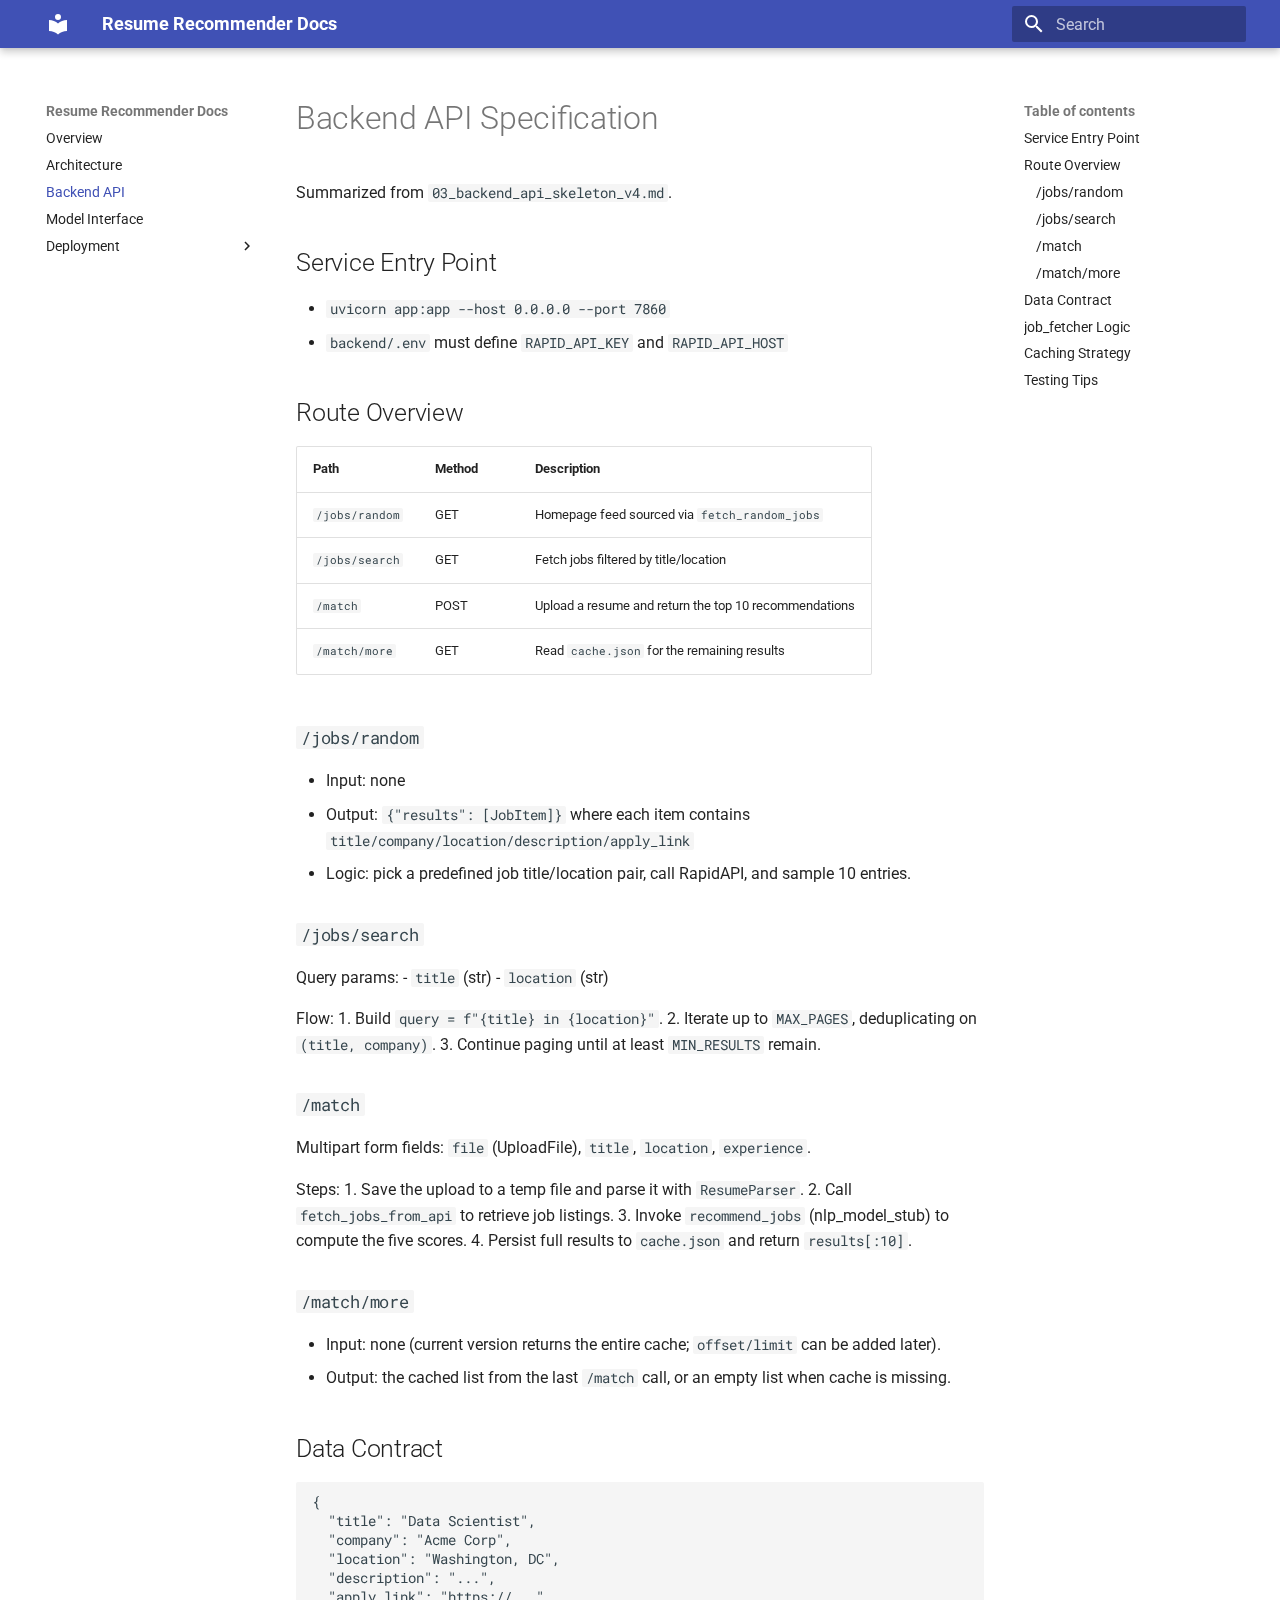
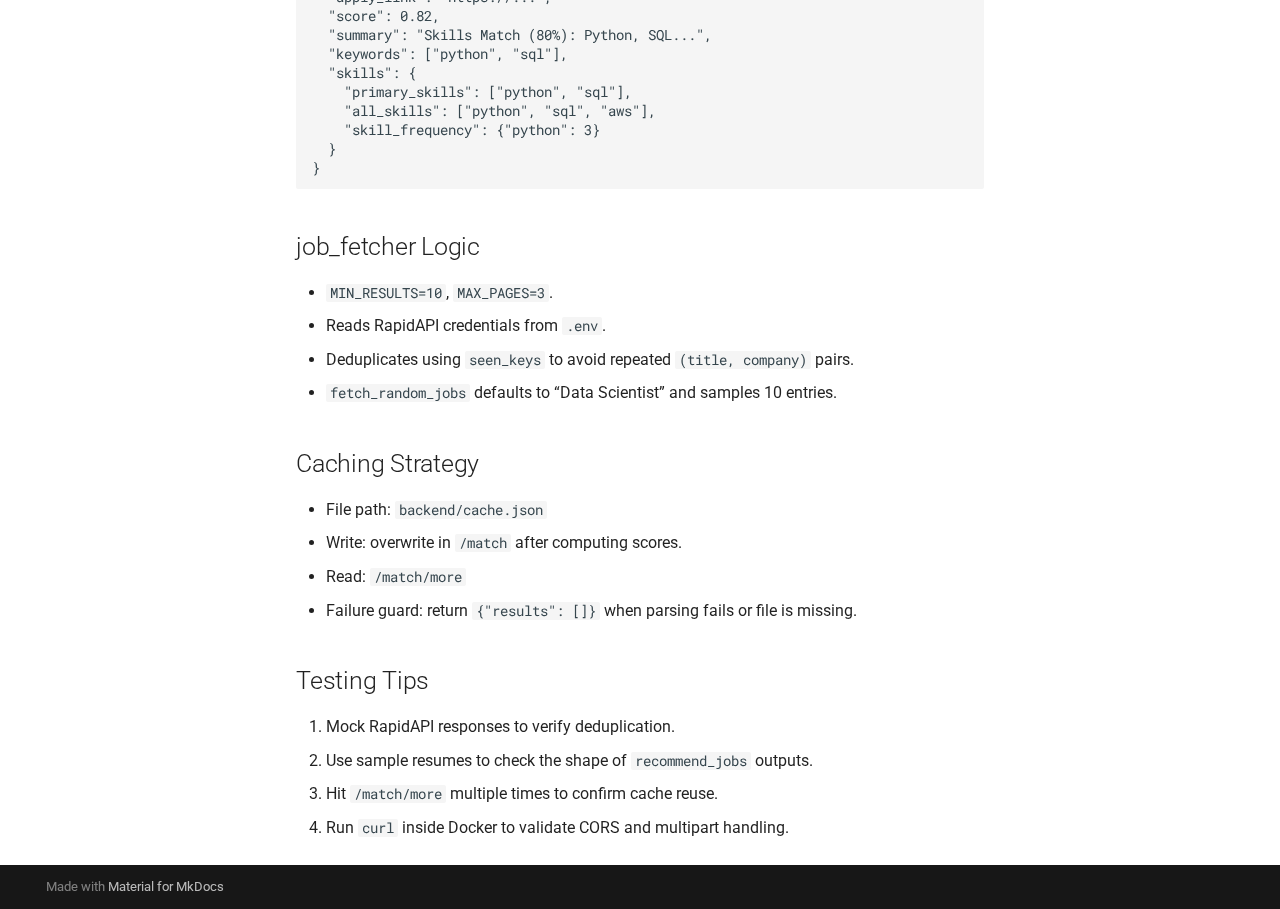
<file: backend/api/index.html>
<!doctype html>
<html lang="en" class="no-js">
  <head>
    
      <meta charset="utf-8">
      <meta name="viewport" content="width=device-width,initial-scale=1">
      
      
      
      
        <link rel="prev" href="../../architecture/">
      
      
        <link rel="next" href="../../model/interface/">
      
      
        
      
      
      <link rel="icon" href="../../assets/images/favicon.png">
      <meta name="generator" content="mkdocs-1.6.1, mkdocs-material-9.7.0">
    
    
      
        <title>Backend API - Resume Recommender Docs</title>
      
    
    
      <link rel="stylesheet" href="../../assets/stylesheets/main.618322db.min.css">
      
      


    
    
      
    
    
      
        
        
        <link rel="preconnect" href="https://fonts.gstatic.com" crossorigin>
        <link rel="stylesheet" href="https://fonts.googleapis.com/css?family=Roboto:300,300i,400,400i,700,700i%7CRoboto+Mono:400,400i,700,700i&display=fallback">
        <style>:root{--md-text-font:"Roboto";--md-code-font:"Roboto Mono"}</style>
      
    
    
    <script>__md_scope=new URL("../..",location),__md_hash=e=>[...e].reduce(((e,_)=>(e<<5)-e+_.charCodeAt(0)),0),__md_get=(e,_=localStorage,t=__md_scope)=>JSON.parse(_.getItem(t.pathname+"."+e)),__md_set=(e,_,t=localStorage,a=__md_scope)=>{try{t.setItem(a.pathname+"."+e,JSON.stringify(_))}catch(e){}}</script>
    
      

    
    
  </head>
  
  
    <body dir="ltr">
  
    
    <input class="md-toggle" data-md-toggle="drawer" type="checkbox" id="__drawer" autocomplete="off">
    <input class="md-toggle" data-md-toggle="search" type="checkbox" id="__search" autocomplete="off">
    <label class="md-overlay" for="__drawer"></label>
    <div data-md-component="skip">
      
        
        <a href="#backend-api-specification" class="md-skip">
          Skip to content
        </a>
      
    </div>
    <div data-md-component="announce">
      
    </div>
    
    
      

  

<header class="md-header md-header--shadow" data-md-component="header">
  <nav class="md-header__inner md-grid" aria-label="Header">
    <a href="../.." title="Resume Recommender Docs" class="md-header__button md-logo" aria-label="Resume Recommender Docs" data-md-component="logo">
      
  
  <svg xmlns="http://www.w3.org/2000/svg" viewBox="0 0 24 24"><path d="M12 8a3 3 0 0 0 3-3 3 3 0 0 0-3-3 3 3 0 0 0-3 3 3 3 0 0 0 3 3m0 3.54C9.64 9.35 6.5 8 3 8v11c3.5 0 6.64 1.35 9 3.54 2.36-2.19 5.5-3.54 9-3.54V8c-3.5 0-6.64 1.35-9 3.54"/></svg>

    </a>
    <label class="md-header__button md-icon" for="__drawer">
      
      <svg xmlns="http://www.w3.org/2000/svg" viewBox="0 0 24 24"><path d="M3 6h18v2H3zm0 5h18v2H3zm0 5h18v2H3z"/></svg>
    </label>
    <div class="md-header__title" data-md-component="header-title">
      <div class="md-header__ellipsis">
        <div class="md-header__topic">
          <span class="md-ellipsis">
            Resume Recommender Docs
          </span>
        </div>
        <div class="md-header__topic" data-md-component="header-topic">
          <span class="md-ellipsis">
            
              Backend API
            
          </span>
        </div>
      </div>
    </div>
    
    
      <script>var palette=__md_get("__palette");if(palette&&palette.color){if("(prefers-color-scheme)"===palette.color.media){var media=matchMedia("(prefers-color-scheme: light)"),input=document.querySelector(media.matches?"[data-md-color-media='(prefers-color-scheme: light)']":"[data-md-color-media='(prefers-color-scheme: dark)']");palette.color.media=input.getAttribute("data-md-color-media"),palette.color.scheme=input.getAttribute("data-md-color-scheme"),palette.color.primary=input.getAttribute("data-md-color-primary"),palette.color.accent=input.getAttribute("data-md-color-accent")}for(var[key,value]of Object.entries(palette.color))document.body.setAttribute("data-md-color-"+key,value)}</script>
    
    
    
      
      
        <label class="md-header__button md-icon" for="__search">
          
          <svg xmlns="http://www.w3.org/2000/svg" viewBox="0 0 24 24"><path d="M9.5 3A6.5 6.5 0 0 1 16 9.5c0 1.61-.59 3.09-1.56 4.23l.27.27h.79l5 5-1.5 1.5-5-5v-.79l-.27-.27A6.52 6.52 0 0 1 9.5 16 6.5 6.5 0 0 1 3 9.5 6.5 6.5 0 0 1 9.5 3m0 2C7 5 5 7 5 9.5S7 14 9.5 14 14 12 14 9.5 12 5 9.5 5"/></svg>
        </label>
        <div class="md-search" data-md-component="search" role="dialog">
  <label class="md-search__overlay" for="__search"></label>
  <div class="md-search__inner" role="search">
    <form class="md-search__form" name="search">
      <input type="text" class="md-search__input" name="query" aria-label="Search" placeholder="Search" autocapitalize="off" autocorrect="off" autocomplete="off" spellcheck="false" data-md-component="search-query" required>
      <label class="md-search__icon md-icon" for="__search">
        
        <svg xmlns="http://www.w3.org/2000/svg" viewBox="0 0 24 24"><path d="M9.5 3A6.5 6.5 0 0 1 16 9.5c0 1.61-.59 3.09-1.56 4.23l.27.27h.79l5 5-1.5 1.5-5-5v-.79l-.27-.27A6.52 6.52 0 0 1 9.5 16 6.5 6.5 0 0 1 3 9.5 6.5 6.5 0 0 1 9.5 3m0 2C7 5 5 7 5 9.5S7 14 9.5 14 14 12 14 9.5 12 5 9.5 5"/></svg>
        
        <svg xmlns="http://www.w3.org/2000/svg" viewBox="0 0 24 24"><path d="M20 11v2H8l5.5 5.5-1.42 1.42L4.16 12l7.92-7.92L13.5 5.5 8 11z"/></svg>
      </label>
      <nav class="md-search__options" aria-label="Search">
        
        <button type="reset" class="md-search__icon md-icon" title="Clear" aria-label="Clear" tabindex="-1">
          
          <svg xmlns="http://www.w3.org/2000/svg" viewBox="0 0 24 24"><path d="M19 6.41 17.59 5 12 10.59 6.41 5 5 6.41 10.59 12 5 17.59 6.41 19 12 13.41 17.59 19 19 17.59 13.41 12z"/></svg>
        </button>
      </nav>
      
    </form>
    <div class="md-search__output">
      <div class="md-search__scrollwrap" tabindex="0" data-md-scrollfix>
        <div class="md-search-result" data-md-component="search-result">
          <div class="md-search-result__meta">
            Initializing search
          </div>
          <ol class="md-search-result__list" role="presentation"></ol>
        </div>
      </div>
    </div>
  </div>
</div>
      
    
    
  </nav>
  
</header>
    
    <div class="md-container" data-md-component="container">
      
      
        
          
        
      
      <main class="md-main" data-md-component="main">
        <div class="md-main__inner md-grid">
          
            
              
              <div class="md-sidebar md-sidebar--primary" data-md-component="sidebar" data-md-type="navigation" >
                <div class="md-sidebar__scrollwrap">
                  <div class="md-sidebar__inner">
                    



<nav class="md-nav md-nav--primary" aria-label="Navigation" data-md-level="0">
  <label class="md-nav__title" for="__drawer">
    <a href="../.." title="Resume Recommender Docs" class="md-nav__button md-logo" aria-label="Resume Recommender Docs" data-md-component="logo">
      
  
  <svg xmlns="http://www.w3.org/2000/svg" viewBox="0 0 24 24"><path d="M12 8a3 3 0 0 0 3-3 3 3 0 0 0-3-3 3 3 0 0 0-3 3 3 3 0 0 0 3 3m0 3.54C9.64 9.35 6.5 8 3 8v11c3.5 0 6.64 1.35 9 3.54 2.36-2.19 5.5-3.54 9-3.54V8c-3.5 0-6.64 1.35-9 3.54"/></svg>

    </a>
    Resume Recommender Docs
  </label>
  
  <ul class="md-nav__list" data-md-scrollfix>
    
      
      
  
  
  
  
    <li class="md-nav__item">
      <a href="../.." class="md-nav__link">
        
  
  
  <span class="md-ellipsis">
    
  
    Overview
  

    
  </span>
  
  

      </a>
    </li>
  

    
      
      
  
  
  
  
    <li class="md-nav__item">
      <a href="../../architecture/" class="md-nav__link">
        
  
  
  <span class="md-ellipsis">
    
  
    Architecture
  

    
  </span>
  
  

      </a>
    </li>
  

    
      
      
  
  
    
  
  
  
    <li class="md-nav__item md-nav__item--active">
      
      <input class="md-nav__toggle md-toggle" type="checkbox" id="__toc">
      
      
        
      
      
        <label class="md-nav__link md-nav__link--active" for="__toc">
          
  
  
  <span class="md-ellipsis">
    
  
    Backend API
  

    
  </span>
  
  

          <span class="md-nav__icon md-icon"></span>
        </label>
      
      <a href="./" class="md-nav__link md-nav__link--active">
        
  
  
  <span class="md-ellipsis">
    
  
    Backend API
  

    
  </span>
  
  

      </a>
      
        

<nav class="md-nav md-nav--secondary" aria-label="Table of contents">
  
  
  
    
  
  
    <label class="md-nav__title" for="__toc">
      <span class="md-nav__icon md-icon"></span>
      Table of contents
    </label>
    <ul class="md-nav__list" data-md-component="toc" data-md-scrollfix>
      
        <li class="md-nav__item">
  <a href="#service-entry-point" class="md-nav__link">
    <span class="md-ellipsis">
      
        Service Entry Point
      
    </span>
  </a>
  
</li>
      
        <li class="md-nav__item">
  <a href="#route-overview" class="md-nav__link">
    <span class="md-ellipsis">
      
        Route Overview
      
    </span>
  </a>
  
    <nav class="md-nav" aria-label="Route Overview">
      <ul class="md-nav__list">
        
          <li class="md-nav__item">
  <a href="#jobsrandom" class="md-nav__link">
    <span class="md-ellipsis">
      
        /jobs/random
      
    </span>
  </a>
  
</li>
        
          <li class="md-nav__item">
  <a href="#jobssearch" class="md-nav__link">
    <span class="md-ellipsis">
      
        /jobs/search
      
    </span>
  </a>
  
</li>
        
          <li class="md-nav__item">
  <a href="#match" class="md-nav__link">
    <span class="md-ellipsis">
      
        /match
      
    </span>
  </a>
  
</li>
        
          <li class="md-nav__item">
  <a href="#matchmore" class="md-nav__link">
    <span class="md-ellipsis">
      
        /match/more
      
    </span>
  </a>
  
</li>
        
      </ul>
    </nav>
  
</li>
      
        <li class="md-nav__item">
  <a href="#data-contract" class="md-nav__link">
    <span class="md-ellipsis">
      
        Data Contract
      
    </span>
  </a>
  
</li>
      
        <li class="md-nav__item">
  <a href="#job_fetcher-logic" class="md-nav__link">
    <span class="md-ellipsis">
      
        job_fetcher Logic
      
    </span>
  </a>
  
</li>
      
        <li class="md-nav__item">
  <a href="#caching-strategy" class="md-nav__link">
    <span class="md-ellipsis">
      
        Caching Strategy
      
    </span>
  </a>
  
</li>
      
        <li class="md-nav__item">
  <a href="#testing-tips" class="md-nav__link">
    <span class="md-ellipsis">
      
        Testing Tips
      
    </span>
  </a>
  
</li>
      
    </ul>
  
</nav>
      
    </li>
  

    
      
      
  
  
  
  
    <li class="md-nav__item">
      <a href="../../model/interface/" class="md-nav__link">
        
  
  
  <span class="md-ellipsis">
    
  
    Model Interface
  

    
  </span>
  
  

      </a>
    </li>
  

    
      
      
  
  
  
  
    
    
    
    
    
    <li class="md-nav__item md-nav__item--nested">
      
        
        
        <input class="md-nav__toggle md-toggle " type="checkbox" id="__nav_5" >
        
          
          <label class="md-nav__link" for="__nav_5" id="__nav_5_label" tabindex="0">
            
  
  
  <span class="md-ellipsis">
    
  
    Deployment
  

    
  </span>
  
  

            <span class="md-nav__icon md-icon"></span>
          </label>
        
        <nav class="md-nav" data-md-level="1" aria-labelledby="__nav_5_label" aria-expanded="false">
          <label class="md-nav__title" for="__nav_5">
            <span class="md-nav__icon md-icon"></span>
            
  
    Deployment
  

          </label>
          <ul class="md-nav__list" data-md-scrollfix>
            
              
                
  
  
  
  
    <li class="md-nav__item">
      <a href="../../deployment/hf/" class="md-nav__link">
        
  
  
  <span class="md-ellipsis">
    
  
    Hugging Face
  

    
  </span>
  
  

      </a>
    </li>
  

              
            
              
                
  
  
  
  
    <li class="md-nav__item">
      <a href="../../deployment/compose/" class="md-nav__link">
        
  
  
  <span class="md-ellipsis">
    
  
    Docker Compose
  

    
  </span>
  
  

      </a>
    </li>
  

              
            
          </ul>
        </nav>
      
    </li>
  

    
  </ul>
</nav>
                  </div>
                </div>
              </div>
            
            
              
              <div class="md-sidebar md-sidebar--secondary" data-md-component="sidebar" data-md-type="toc" >
                <div class="md-sidebar__scrollwrap">
                  <div class="md-sidebar__inner">
                    

<nav class="md-nav md-nav--secondary" aria-label="Table of contents">
  
  
  
    
  
  
    <label class="md-nav__title" for="__toc">
      <span class="md-nav__icon md-icon"></span>
      Table of contents
    </label>
    <ul class="md-nav__list" data-md-component="toc" data-md-scrollfix>
      
        <li class="md-nav__item">
  <a href="#service-entry-point" class="md-nav__link">
    <span class="md-ellipsis">
      
        Service Entry Point
      
    </span>
  </a>
  
</li>
      
        <li class="md-nav__item">
  <a href="#route-overview" class="md-nav__link">
    <span class="md-ellipsis">
      
        Route Overview
      
    </span>
  </a>
  
    <nav class="md-nav" aria-label="Route Overview">
      <ul class="md-nav__list">
        
          <li class="md-nav__item">
  <a href="#jobsrandom" class="md-nav__link">
    <span class="md-ellipsis">
      
        /jobs/random
      
    </span>
  </a>
  
</li>
        
          <li class="md-nav__item">
  <a href="#jobssearch" class="md-nav__link">
    <span class="md-ellipsis">
      
        /jobs/search
      
    </span>
  </a>
  
</li>
        
          <li class="md-nav__item">
  <a href="#match" class="md-nav__link">
    <span class="md-ellipsis">
      
        /match
      
    </span>
  </a>
  
</li>
        
          <li class="md-nav__item">
  <a href="#matchmore" class="md-nav__link">
    <span class="md-ellipsis">
      
        /match/more
      
    </span>
  </a>
  
</li>
        
      </ul>
    </nav>
  
</li>
      
        <li class="md-nav__item">
  <a href="#data-contract" class="md-nav__link">
    <span class="md-ellipsis">
      
        Data Contract
      
    </span>
  </a>
  
</li>
      
        <li class="md-nav__item">
  <a href="#job_fetcher-logic" class="md-nav__link">
    <span class="md-ellipsis">
      
        job_fetcher Logic
      
    </span>
  </a>
  
</li>
      
        <li class="md-nav__item">
  <a href="#caching-strategy" class="md-nav__link">
    <span class="md-ellipsis">
      
        Caching Strategy
      
    </span>
  </a>
  
</li>
      
        <li class="md-nav__item">
  <a href="#testing-tips" class="md-nav__link">
    <span class="md-ellipsis">
      
        Testing Tips
      
    </span>
  </a>
  
</li>
      
    </ul>
  
</nav>
                  </div>
                </div>
              </div>
            
          
          
            <div class="md-content" data-md-component="content">
              
              <article class="md-content__inner md-typeset">
                
                  



<h1 id="backend-api-specification">Backend API Specification</h1>
<p>Summarized from <code>03_backend_api_skeleton_v4.md</code>.</p>
<h2 id="service-entry-point">Service Entry Point</h2>
<ul>
<li><code>uvicorn app:app --host 0.0.0.0 --port 7860</code></li>
<li><code>backend/.env</code> must define <code>RAPID_API_KEY</code> and <code>RAPID_API_HOST</code></li>
</ul>
<h2 id="route-overview">Route Overview</h2>
<table>
<thead>
<tr>
<th>Path</th>
<th>Method</th>
<th>Description</th>
</tr>
</thead>
<tbody>
<tr>
<td><code>/jobs/random</code></td>
<td>GET</td>
<td>Homepage feed sourced via <code>fetch_random_jobs</code></td>
</tr>
<tr>
<td><code>/jobs/search</code></td>
<td>GET</td>
<td>Fetch jobs filtered by title/location</td>
</tr>
<tr>
<td><code>/match</code></td>
<td>POST</td>
<td>Upload a resume and return the top 10 recommendations</td>
</tr>
<tr>
<td><code>/match/more</code></td>
<td>GET</td>
<td>Read <code>cache.json</code> for the remaining results</td>
</tr>
</tbody>
</table>
<h3 id="jobsrandom"><code>/jobs/random</code></h3>
<ul>
<li>Input: none</li>
<li>Output: <code>{"results": [JobItem]}</code> where each item contains <code>title/company/location/description/apply_link</code></li>
<li>Logic: pick a predefined job title/location pair, call RapidAPI, and sample 10 entries.</li>
</ul>
<h3 id="jobssearch"><code>/jobs/search</code></h3>
<p>Query params:
- <code>title</code> (str)
- <code>location</code> (str)</p>
<p>Flow:
1. Build <code>query = f"{title} in {location}"</code>.
2. Iterate up to <code>MAX_PAGES</code>, deduplicating on <code>(title, company)</code>.
3. Continue paging until at least <code>MIN_RESULTS</code> remain.</p>
<h3 id="match"><code>/match</code></h3>
<p>Multipart form fields: <code>file</code> (UploadFile), <code>title</code>, <code>location</code>, <code>experience</code>.</p>
<p>Steps:
1. Save the upload to a temp file and parse it with <code>ResumeParser</code>.
2. Call <code>fetch_jobs_from_api</code> to retrieve job listings.
3. Invoke <code>recommend_jobs</code> (nlp_model_stub) to compute the five scores.
4. Persist full results to <code>cache.json</code> and return <code>results[:10]</code>.</p>
<h3 id="matchmore"><code>/match/more</code></h3>
<ul>
<li>Input: none (current version returns the entire cache; <code>offset/limit</code> can be added later).</li>
<li>Output: the cached list from the last <code>/match</code> call, or an empty list when cache is missing.</li>
</ul>
<h2 id="data-contract">Data Contract</h2>
<pre><code class="language-json">{
  &quot;title&quot;: &quot;Data Scientist&quot;,
  &quot;company&quot;: &quot;Acme Corp&quot;,
  &quot;location&quot;: &quot;Washington, DC&quot;,
  &quot;description&quot;: &quot;...&quot;,
  &quot;apply_link&quot;: &quot;https://...&quot;,
  &quot;score&quot;: 0.82,
  &quot;summary&quot;: &quot;Skills Match (80%): Python, SQL...&quot;,
  &quot;keywords&quot;: [&quot;python&quot;, &quot;sql&quot;],
  &quot;skills&quot;: {
    &quot;primary_skills&quot;: [&quot;python&quot;, &quot;sql&quot;],
    &quot;all_skills&quot;: [&quot;python&quot;, &quot;sql&quot;, &quot;aws&quot;],
    &quot;skill_frequency&quot;: {&quot;python&quot;: 3}
  }
}
</code></pre>
<h2 id="job_fetcher-logic">job_fetcher Logic</h2>
<ul>
<li><code>MIN_RESULTS=10</code>, <code>MAX_PAGES=3</code>.</li>
<li>Reads RapidAPI credentials from <code>.env</code>.</li>
<li>Deduplicates using <code>seen_keys</code> to avoid repeated <code>(title, company)</code> pairs.</li>
<li><code>fetch_random_jobs</code> defaults to “Data Scientist” and samples 10 entries.</li>
</ul>
<h2 id="caching-strategy">Caching Strategy</h2>
<ul>
<li>File path: <code>backend/cache.json</code></li>
<li>Write: overwrite in <code>/match</code> after computing scores.</li>
<li>Read: <code>/match/more</code></li>
<li>Failure guard: return <code>{"results": []}</code> when parsing fails or file is missing.</li>
</ul>
<h2 id="testing-tips">Testing Tips</h2>
<ol>
<li>Mock RapidAPI responses to verify deduplication.</li>
<li>Use sample resumes to check the shape of <code>recommend_jobs</code> outputs.</li>
<li>Hit <code>/match/more</code> multiple times to confirm cache reuse.</li>
<li>Run <code>curl</code> inside Docker to validate CORS and multipart handling.</li>
</ol>












                
              </article>
            </div>
          
          
<script>var target=document.getElementById(location.hash.slice(1));target&&target.name&&(target.checked=target.name.startsWith("__tabbed_"))</script>
        </div>
        
      </main>
      
        <footer class="md-footer">
  
  <div class="md-footer-meta md-typeset">
    <div class="md-footer-meta__inner md-grid">
      <div class="md-copyright">
  
  
    Made with
    <a href="https://squidfunk.github.io/mkdocs-material/" target="_blank" rel="noopener">
      Material for MkDocs
    </a>
  
</div>
      
    </div>
  </div>
</footer>
      
    </div>
    <div class="md-dialog" data-md-component="dialog">
      <div class="md-dialog__inner md-typeset"></div>
    </div>
    
    
    
      
      
      <script id="__config" type="application/json">{"annotate": null, "base": "../..", "features": [], "search": "../../assets/javascripts/workers/search.7a47a382.min.js", "tags": null, "translations": {"clipboard.copied": "Copied to clipboard", "clipboard.copy": "Copy to clipboard", "search.result.more.one": "1 more on this page", "search.result.more.other": "# more on this page", "search.result.none": "No matching documents", "search.result.one": "1 matching document", "search.result.other": "# matching documents", "search.result.placeholder": "Type to start searching", "search.result.term.missing": "Missing", "select.version": "Select version"}, "version": null}</script>
    
    
      <script src="../../assets/javascripts/bundle.e71a0d61.min.js"></script>
      
    
  </body>
</html>
</file>
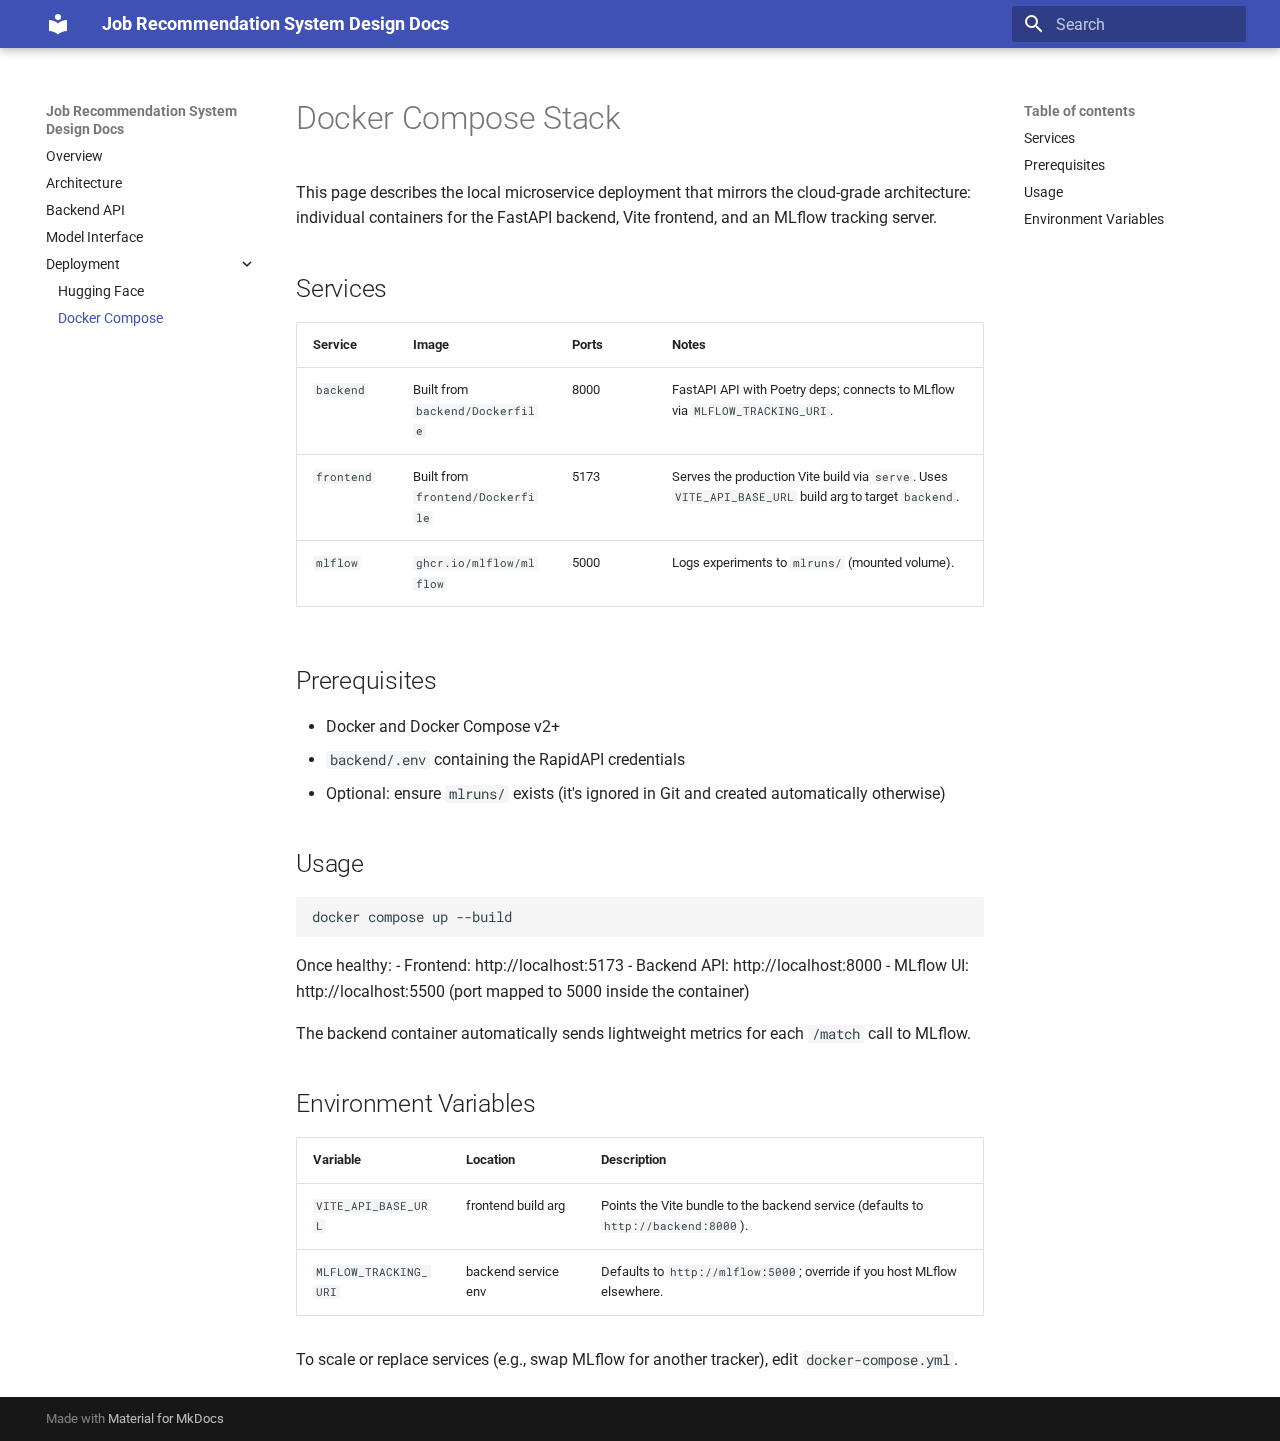
<file: deployment/compose/index.html>
<!doctype html>
<html lang="en" class="no-js">
  <head>
    
      <meta charset="utf-8">
      <meta name="viewport" content="width=device-width,initial-scale=1">
      
      
      
      
        <link rel="prev" href="../hf/">
      
      
      
        
      
      
      <link rel="icon" href="../../assets/images/favicon.png">
      <meta name="generator" content="mkdocs-1.6.1, mkdocs-material-9.7.0">
    
    
      
        <title>Docker Compose - Job Recommendation System Design Docs</title>
      
    
    
      <link rel="stylesheet" href="../../assets/stylesheets/main.618322db.min.css">
      
      


    
    
      
    
    
      
        
        
        <link rel="preconnect" href="https://fonts.gstatic.com" crossorigin>
        <link rel="stylesheet" href="https://fonts.googleapis.com/css?family=Roboto:300,300i,400,400i,700,700i%7CRoboto+Mono:400,400i,700,700i&display=fallback">
        <style>:root{--md-text-font:"Roboto";--md-code-font:"Roboto Mono"}</style>
      
    
    
    <script>__md_scope=new URL("../..",location),__md_hash=e=>[...e].reduce(((e,_)=>(e<<5)-e+_.charCodeAt(0)),0),__md_get=(e,_=localStorage,t=__md_scope)=>JSON.parse(_.getItem(t.pathname+"."+e)),__md_set=(e,_,t=localStorage,a=__md_scope)=>{try{t.setItem(a.pathname+"."+e,JSON.stringify(_))}catch(e){}}</script>
    
      

    
    
  </head>
  
  
    <body dir="ltr">
  
    
    <input class="md-toggle" data-md-toggle="drawer" type="checkbox" id="__drawer" autocomplete="off">
    <input class="md-toggle" data-md-toggle="search" type="checkbox" id="__search" autocomplete="off">
    <label class="md-overlay" for="__drawer"></label>
    <div data-md-component="skip">
      
        
        <a href="#docker-compose-stack" class="md-skip">
          Skip to content
        </a>
      
    </div>
    <div data-md-component="announce">
      
    </div>
    
    
      

  

<header class="md-header md-header--shadow" data-md-component="header">
  <nav class="md-header__inner md-grid" aria-label="Header">
    <a href="../.." title="Job Recommendation System Design Docs" class="md-header__button md-logo" aria-label="Job Recommendation System Design Docs" data-md-component="logo">
      
  
  <svg xmlns="http://www.w3.org/2000/svg" viewBox="0 0 24 24"><path d="M12 8a3 3 0 0 0 3-3 3 3 0 0 0-3-3 3 3 0 0 0-3 3 3 3 0 0 0 3 3m0 3.54C9.64 9.35 6.5 8 3 8v11c3.5 0 6.64 1.35 9 3.54 2.36-2.19 5.5-3.54 9-3.54V8c-3.5 0-6.64 1.35-9 3.54"/></svg>

    </a>
    <label class="md-header__button md-icon" for="__drawer">
      
      <svg xmlns="http://www.w3.org/2000/svg" viewBox="0 0 24 24"><path d="M3 6h18v2H3zm0 5h18v2H3zm0 5h18v2H3z"/></svg>
    </label>
    <div class="md-header__title" data-md-component="header-title">
      <div class="md-header__ellipsis">
        <div class="md-header__topic">
          <span class="md-ellipsis">
            Job Recommendation System Design Docs
          </span>
        </div>
        <div class="md-header__topic" data-md-component="header-topic">
          <span class="md-ellipsis">
            
              Docker Compose
            
          </span>
        </div>
      </div>
    </div>
    
    
      <script>var palette=__md_get("__palette");if(palette&&palette.color){if("(prefers-color-scheme)"===palette.color.media){var media=matchMedia("(prefers-color-scheme: light)"),input=document.querySelector(media.matches?"[data-md-color-media='(prefers-color-scheme: light)']":"[data-md-color-media='(prefers-color-scheme: dark)']");palette.color.media=input.getAttribute("data-md-color-media"),palette.color.scheme=input.getAttribute("data-md-color-scheme"),palette.color.primary=input.getAttribute("data-md-color-primary"),palette.color.accent=input.getAttribute("data-md-color-accent")}for(var[key,value]of Object.entries(palette.color))document.body.setAttribute("data-md-color-"+key,value)}</script>
    
    
    
      
      
        <label class="md-header__button md-icon" for="__search">
          
          <svg xmlns="http://www.w3.org/2000/svg" viewBox="0 0 24 24"><path d="M9.5 3A6.5 6.5 0 0 1 16 9.5c0 1.61-.59 3.09-1.56 4.23l.27.27h.79l5 5-1.5 1.5-5-5v-.79l-.27-.27A6.52 6.52 0 0 1 9.5 16 6.5 6.5 0 0 1 3 9.5 6.5 6.5 0 0 1 9.5 3m0 2C7 5 5 7 5 9.5S7 14 9.5 14 14 12 14 9.5 12 5 9.5 5"/></svg>
        </label>
        <div class="md-search" data-md-component="search" role="dialog">
  <label class="md-search__overlay" for="__search"></label>
  <div class="md-search__inner" role="search">
    <form class="md-search__form" name="search">
      <input type="text" class="md-search__input" name="query" aria-label="Search" placeholder="Search" autocapitalize="off" autocorrect="off" autocomplete="off" spellcheck="false" data-md-component="search-query" required>
      <label class="md-search__icon md-icon" for="__search">
        
        <svg xmlns="http://www.w3.org/2000/svg" viewBox="0 0 24 24"><path d="M9.5 3A6.5 6.5 0 0 1 16 9.5c0 1.61-.59 3.09-1.56 4.23l.27.27h.79l5 5-1.5 1.5-5-5v-.79l-.27-.27A6.52 6.52 0 0 1 9.5 16 6.5 6.5 0 0 1 3 9.5 6.5 6.5 0 0 1 9.5 3m0 2C7 5 5 7 5 9.5S7 14 9.5 14 14 12 14 9.5 12 5 9.5 5"/></svg>
        
        <svg xmlns="http://www.w3.org/2000/svg" viewBox="0 0 24 24"><path d="M20 11v2H8l5.5 5.5-1.42 1.42L4.16 12l7.92-7.92L13.5 5.5 8 11z"/></svg>
      </label>
      <nav class="md-search__options" aria-label="Search">
        
        <button type="reset" class="md-search__icon md-icon" title="Clear" aria-label="Clear" tabindex="-1">
          
          <svg xmlns="http://www.w3.org/2000/svg" viewBox="0 0 24 24"><path d="M19 6.41 17.59 5 12 10.59 6.41 5 5 6.41 10.59 12 5 17.59 6.41 19 12 13.41 17.59 19 19 17.59 13.41 12z"/></svg>
        </button>
      </nav>
      
    </form>
    <div class="md-search__output">
      <div class="md-search__scrollwrap" tabindex="0" data-md-scrollfix>
        <div class="md-search-result" data-md-component="search-result">
          <div class="md-search-result__meta">
            Initializing search
          </div>
          <ol class="md-search-result__list" role="presentation"></ol>
        </div>
      </div>
    </div>
  </div>
</div>
      
    
    
  </nav>
  
</header>
    
    <div class="md-container" data-md-component="container">
      
      
        
          
        
      
      <main class="md-main" data-md-component="main">
        <div class="md-main__inner md-grid">
          
            
              
              <div class="md-sidebar md-sidebar--primary" data-md-component="sidebar" data-md-type="navigation" >
                <div class="md-sidebar__scrollwrap">
                  <div class="md-sidebar__inner">
                    



<nav class="md-nav md-nav--primary" aria-label="Navigation" data-md-level="0">
  <label class="md-nav__title" for="__drawer">
    <a href="../.." title="Job Recommendation System Design Docs" class="md-nav__button md-logo" aria-label="Job Recommendation System Design Docs" data-md-component="logo">
      
  
  <svg xmlns="http://www.w3.org/2000/svg" viewBox="0 0 24 24"><path d="M12 8a3 3 0 0 0 3-3 3 3 0 0 0-3-3 3 3 0 0 0-3 3 3 3 0 0 0 3 3m0 3.54C9.64 9.35 6.5 8 3 8v11c3.5 0 6.64 1.35 9 3.54 2.36-2.19 5.5-3.54 9-3.54V8c-3.5 0-6.64 1.35-9 3.54"/></svg>

    </a>
    Job Recommendation System Design Docs
  </label>
  
  <ul class="md-nav__list" data-md-scrollfix>
    
      
      
  
  
  
  
    <li class="md-nav__item">
      <a href="../.." class="md-nav__link">
        
  
  
  <span class="md-ellipsis">
    
  
    Overview
  

    
  </span>
  
  

      </a>
    </li>
  

    
      
      
  
  
  
  
    <li class="md-nav__item">
      <a href="../../architecture/" class="md-nav__link">
        
  
  
  <span class="md-ellipsis">
    
  
    Architecture
  

    
  </span>
  
  

      </a>
    </li>
  

    
      
      
  
  
  
  
    <li class="md-nav__item">
      <a href="../../backend/api/" class="md-nav__link">
        
  
  
  <span class="md-ellipsis">
    
  
    Backend API
  

    
  </span>
  
  

      </a>
    </li>
  

    
      
      
  
  
  
  
    <li class="md-nav__item">
      <a href="../../model/interface/" class="md-nav__link">
        
  
  
  <span class="md-ellipsis">
    
  
    Model Interface
  

    
  </span>
  
  

      </a>
    </li>
  

    
      
      
  
  
    
  
  
  
    
    
    
    
    
    <li class="md-nav__item md-nav__item--active md-nav__item--nested">
      
        
        
        <input class="md-nav__toggle md-toggle " type="checkbox" id="__nav_5" checked>
        
          
          <label class="md-nav__link" for="__nav_5" id="__nav_5_label" tabindex="0">
            
  
  
  <span class="md-ellipsis">
    
  
    Deployment
  

    
  </span>
  
  

            <span class="md-nav__icon md-icon"></span>
          </label>
        
        <nav class="md-nav" data-md-level="1" aria-labelledby="__nav_5_label" aria-expanded="true">
          <label class="md-nav__title" for="__nav_5">
            <span class="md-nav__icon md-icon"></span>
            
  
    Deployment
  

          </label>
          <ul class="md-nav__list" data-md-scrollfix>
            
              
                
  
  
  
  
    <li class="md-nav__item">
      <a href="../hf/" class="md-nav__link">
        
  
  
  <span class="md-ellipsis">
    
  
    Hugging Face
  

    
  </span>
  
  

      </a>
    </li>
  

              
            
              
                
  
  
    
  
  
  
    <li class="md-nav__item md-nav__item--active">
      
      <input class="md-nav__toggle md-toggle" type="checkbox" id="__toc">
      
      
        
      
      
        <label class="md-nav__link md-nav__link--active" for="__toc">
          
  
  
  <span class="md-ellipsis">
    
  
    Docker Compose
  

    
  </span>
  
  

          <span class="md-nav__icon md-icon"></span>
        </label>
      
      <a href="./" class="md-nav__link md-nav__link--active">
        
  
  
  <span class="md-ellipsis">
    
  
    Docker Compose
  

    
  </span>
  
  

      </a>
      
        

<nav class="md-nav md-nav--secondary" aria-label="Table of contents">
  
  
  
    
  
  
    <label class="md-nav__title" for="__toc">
      <span class="md-nav__icon md-icon"></span>
      Table of contents
    </label>
    <ul class="md-nav__list" data-md-component="toc" data-md-scrollfix>
      
        <li class="md-nav__item">
  <a href="#services" class="md-nav__link">
    <span class="md-ellipsis">
      
        Services
      
    </span>
  </a>
  
</li>
      
        <li class="md-nav__item">
  <a href="#prerequisites" class="md-nav__link">
    <span class="md-ellipsis">
      
        Prerequisites
      
    </span>
  </a>
  
</li>
      
        <li class="md-nav__item">
  <a href="#usage" class="md-nav__link">
    <span class="md-ellipsis">
      
        Usage
      
    </span>
  </a>
  
</li>
      
        <li class="md-nav__item">
  <a href="#environment-variables" class="md-nav__link">
    <span class="md-ellipsis">
      
        Environment Variables
      
    </span>
  </a>
  
</li>
      
    </ul>
  
</nav>
      
    </li>
  

              
            
          </ul>
        </nav>
      
    </li>
  

    
  </ul>
</nav>
                  </div>
                </div>
              </div>
            
            
              
              <div class="md-sidebar md-sidebar--secondary" data-md-component="sidebar" data-md-type="toc" >
                <div class="md-sidebar__scrollwrap">
                  <div class="md-sidebar__inner">
                    

<nav class="md-nav md-nav--secondary" aria-label="Table of contents">
  
  
  
    
  
  
    <label class="md-nav__title" for="__toc">
      <span class="md-nav__icon md-icon"></span>
      Table of contents
    </label>
    <ul class="md-nav__list" data-md-component="toc" data-md-scrollfix>
      
        <li class="md-nav__item">
  <a href="#services" class="md-nav__link">
    <span class="md-ellipsis">
      
        Services
      
    </span>
  </a>
  
</li>
      
        <li class="md-nav__item">
  <a href="#prerequisites" class="md-nav__link">
    <span class="md-ellipsis">
      
        Prerequisites
      
    </span>
  </a>
  
</li>
      
        <li class="md-nav__item">
  <a href="#usage" class="md-nav__link">
    <span class="md-ellipsis">
      
        Usage
      
    </span>
  </a>
  
</li>
      
        <li class="md-nav__item">
  <a href="#environment-variables" class="md-nav__link">
    <span class="md-ellipsis">
      
        Environment Variables
      
    </span>
  </a>
  
</li>
      
    </ul>
  
</nav>
                  </div>
                </div>
              </div>
            
          
          
            <div class="md-content" data-md-component="content">
              
              <article class="md-content__inner md-typeset">
                
                  



<h1 id="docker-compose-stack">Docker Compose Stack</h1>
<p>This page describes the local microservice deployment that mirrors the cloud-grade
architecture: individual containers for the FastAPI backend, Vite frontend, and an
MLflow tracking server.</p>
<h2 id="services">Services</h2>
<table>
<thead>
<tr>
<th>Service</th>
<th>Image</th>
<th>Ports</th>
<th>Notes</th>
</tr>
</thead>
<tbody>
<tr>
<td><code>backend</code></td>
<td>Built from <code>backend/Dockerfile</code></td>
<td>8000</td>
<td>FastAPI API with Poetry deps; connects to MLflow via <code>MLFLOW_TRACKING_URI</code>.</td>
</tr>
<tr>
<td><code>frontend</code></td>
<td>Built from <code>frontend/Dockerfile</code></td>
<td>5173</td>
<td>Serves the production Vite build via <code>serve</code>. Uses <code>VITE_API_BASE_URL</code> build arg to target <code>backend</code>.</td>
</tr>
<tr>
<td><code>mlflow</code></td>
<td><code>ghcr.io/mlflow/mlflow</code></td>
<td>5000</td>
<td>Logs experiments to <code>mlruns/</code> (mounted volume).</td>
</tr>
</tbody>
</table>
<h2 id="prerequisites">Prerequisites</h2>
<ul>
<li>Docker and Docker Compose v2+</li>
<li><code>backend/.env</code> containing the RapidAPI credentials</li>
<li>Optional: ensure <code>mlruns/</code> exists (it's ignored in Git and created automatically otherwise)</li>
</ul>
<h2 id="usage">Usage</h2>
<pre><code class="language-bash">docker compose up --build
</code></pre>
<p>Once healthy:
- Frontend: http://localhost:5173
- Backend API: http://localhost:8000
- MLflow UI: http://localhost:5500 (port mapped to 5000 inside the container)</p>
<p>The backend container automatically sends lightweight metrics for each <code>/match</code> call to MLflow.</p>
<h2 id="environment-variables">Environment Variables</h2>
<table>
<thead>
<tr>
<th>Variable</th>
<th>Location</th>
<th>Description</th>
</tr>
</thead>
<tbody>
<tr>
<td><code>VITE_API_BASE_URL</code></td>
<td>frontend build arg</td>
<td>Points the Vite bundle to the backend service (defaults to <code>http://backend:8000</code>).</td>
</tr>
<tr>
<td><code>MLFLOW_TRACKING_URI</code></td>
<td>backend service env</td>
<td>Defaults to <code>http://mlflow:5000</code>; override if you host MLflow elsewhere.</td>
</tr>
</tbody>
</table>
<p>To scale or replace services (e.g., swap MLflow for another tracker), edit <code>docker-compose.yml</code>.</p>












                
              </article>
            </div>
          
          
<script>var target=document.getElementById(location.hash.slice(1));target&&target.name&&(target.checked=target.name.startsWith("__tabbed_"))</script>
        </div>
        
      </main>
      
        <footer class="md-footer">
  
  <div class="md-footer-meta md-typeset">
    <div class="md-footer-meta__inner md-grid">
      <div class="md-copyright">
  
  
    Made with
    <a href="https://squidfunk.github.io/mkdocs-material/" target="_blank" rel="noopener">
      Material for MkDocs
    </a>
  
</div>
      
    </div>
  </div>
</footer>
      
    </div>
    <div class="md-dialog" data-md-component="dialog">
      <div class="md-dialog__inner md-typeset"></div>
    </div>
    
    
    
      
      
      <script id="__config" type="application/json">{"annotate": null, "base": "../..", "features": [], "search": "../../assets/javascripts/workers/search.7a47a382.min.js", "tags": null, "translations": {"clipboard.copied": "Copied to clipboard", "clipboard.copy": "Copy to clipboard", "search.result.more.one": "1 more on this page", "search.result.more.other": "# more on this page", "search.result.none": "No matching documents", "search.result.one": "1 matching document", "search.result.other": "# matching documents", "search.result.placeholder": "Type to start searching", "search.result.term.missing": "Missing", "select.version": "Select version"}, "version": null}</script>
    
    
      <script src="../../assets/javascripts/bundle.e71a0d61.min.js"></script>
      
    
  </body>
</html>
</file>
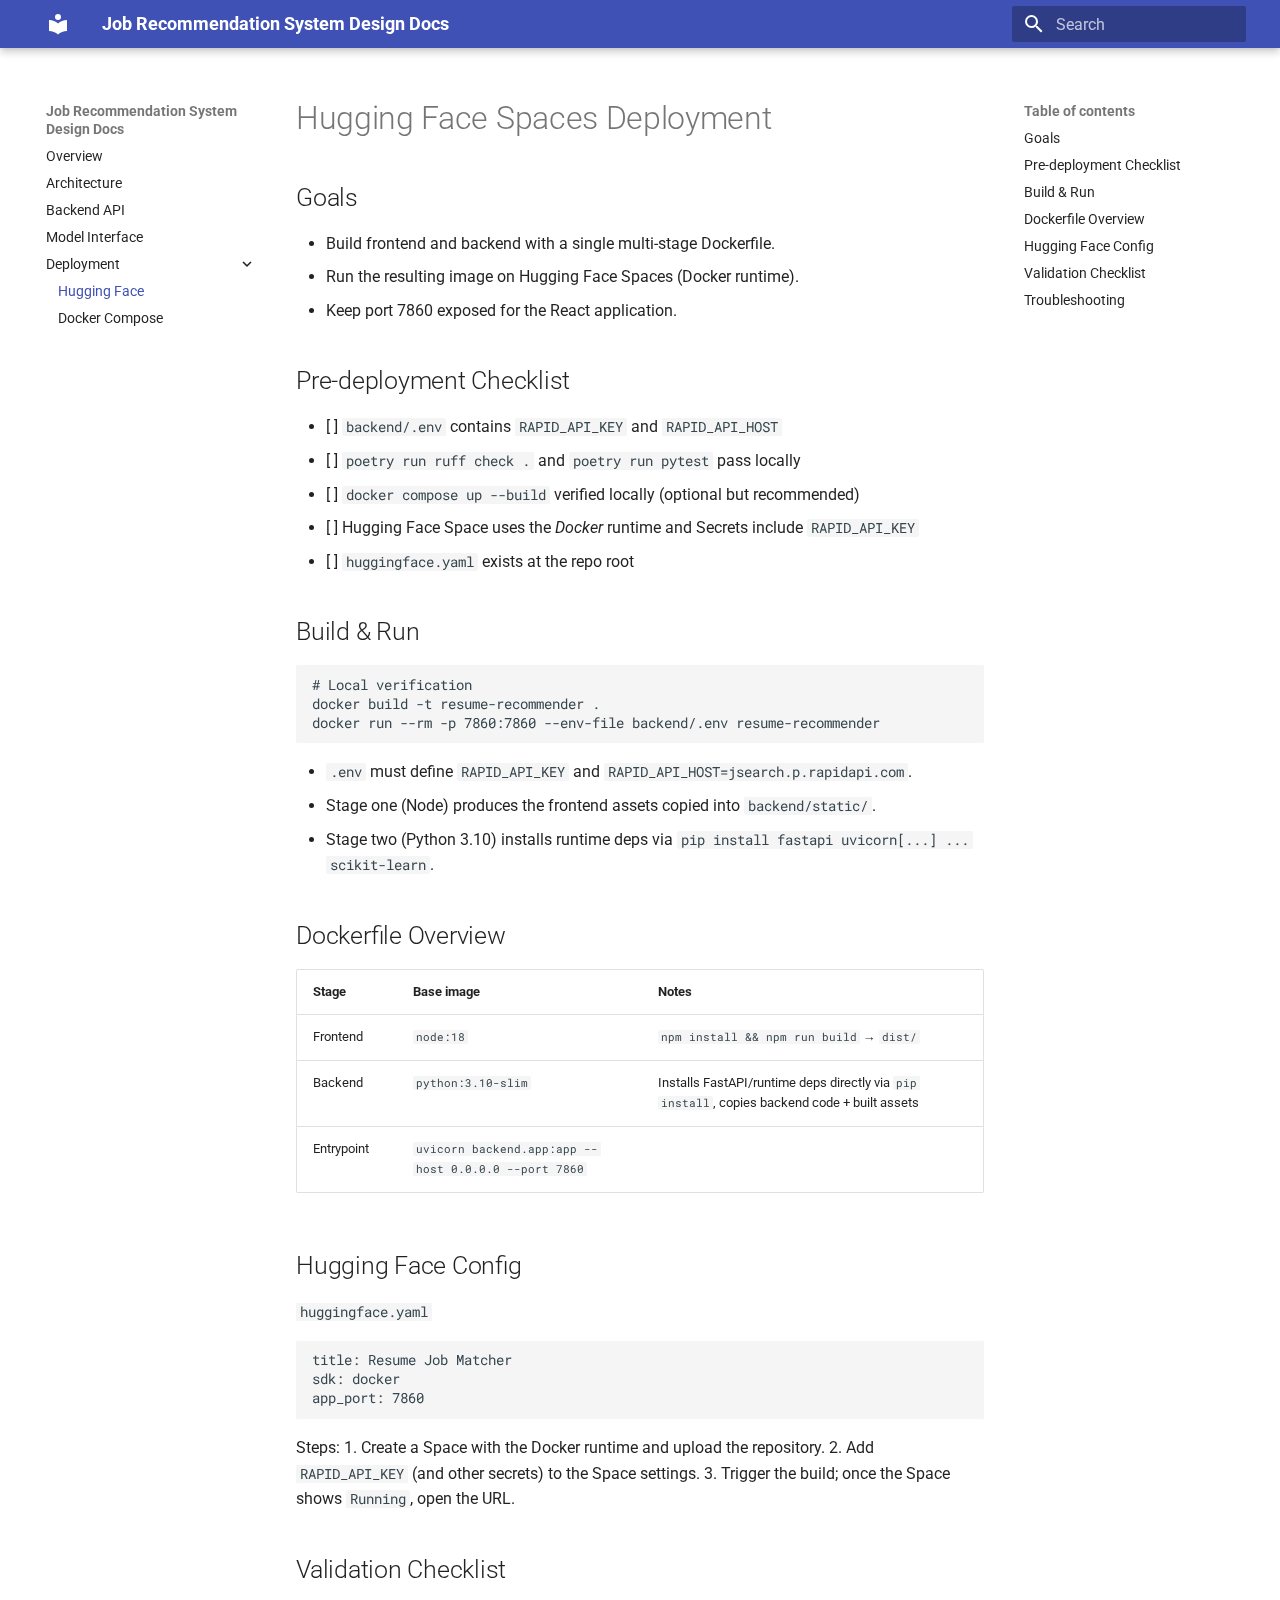
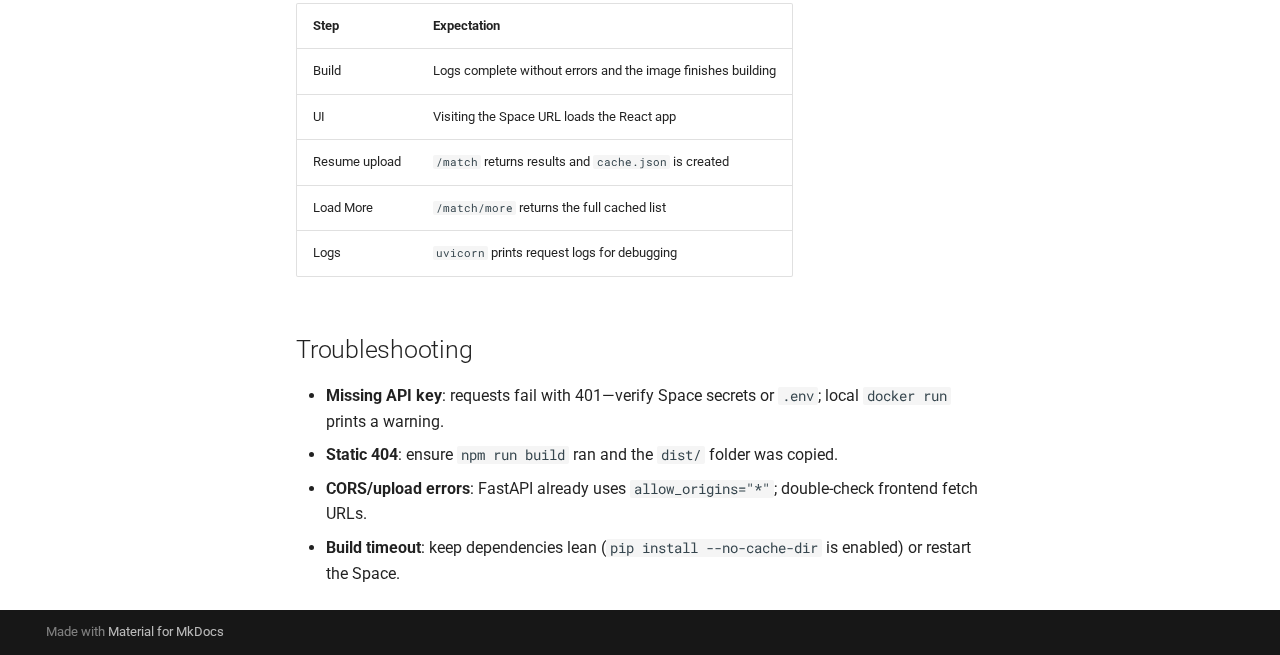
<file: deployment/hf/index.html>
<!doctype html>
<html lang="en" class="no-js">
  <head>
    
      <meta charset="utf-8">
      <meta name="viewport" content="width=device-width,initial-scale=1">
      
      
      
      
        <link rel="prev" href="../../model/interface/">
      
      
        <link rel="next" href="../compose/">
      
      
        
      
      
      <link rel="icon" href="../../assets/images/favicon.png">
      <meta name="generator" content="mkdocs-1.6.1, mkdocs-material-9.7.0">
    
    
      
        <title>Hugging Face - Job Recommendation System Design Docs</title>
      
    
    
      <link rel="stylesheet" href="../../assets/stylesheets/main.618322db.min.css">
      
      


    
    
      
    
    
      
        
        
        <link rel="preconnect" href="https://fonts.gstatic.com" crossorigin>
        <link rel="stylesheet" href="https://fonts.googleapis.com/css?family=Roboto:300,300i,400,400i,700,700i%7CRoboto+Mono:400,400i,700,700i&display=fallback">
        <style>:root{--md-text-font:"Roboto";--md-code-font:"Roboto Mono"}</style>
      
    
    
    <script>__md_scope=new URL("../..",location),__md_hash=e=>[...e].reduce(((e,_)=>(e<<5)-e+_.charCodeAt(0)),0),__md_get=(e,_=localStorage,t=__md_scope)=>JSON.parse(_.getItem(t.pathname+"."+e)),__md_set=(e,_,t=localStorage,a=__md_scope)=>{try{t.setItem(a.pathname+"."+e,JSON.stringify(_))}catch(e){}}</script>
    
      

    
    
  </head>
  
  
    <body dir="ltr">
  
    
    <input class="md-toggle" data-md-toggle="drawer" type="checkbox" id="__drawer" autocomplete="off">
    <input class="md-toggle" data-md-toggle="search" type="checkbox" id="__search" autocomplete="off">
    <label class="md-overlay" for="__drawer"></label>
    <div data-md-component="skip">
      
        
        <a href="#hugging-face-spaces-deployment" class="md-skip">
          Skip to content
        </a>
      
    </div>
    <div data-md-component="announce">
      
    </div>
    
    
      

  

<header class="md-header md-header--shadow" data-md-component="header">
  <nav class="md-header__inner md-grid" aria-label="Header">
    <a href="../.." title="Job Recommendation System Design Docs" class="md-header__button md-logo" aria-label="Job Recommendation System Design Docs" data-md-component="logo">
      
  
  <svg xmlns="http://www.w3.org/2000/svg" viewBox="0 0 24 24"><path d="M12 8a3 3 0 0 0 3-3 3 3 0 0 0-3-3 3 3 0 0 0-3 3 3 3 0 0 0 3 3m0 3.54C9.64 9.35 6.5 8 3 8v11c3.5 0 6.64 1.35 9 3.54 2.36-2.19 5.5-3.54 9-3.54V8c-3.5 0-6.64 1.35-9 3.54"/></svg>

    </a>
    <label class="md-header__button md-icon" for="__drawer">
      
      <svg xmlns="http://www.w3.org/2000/svg" viewBox="0 0 24 24"><path d="M3 6h18v2H3zm0 5h18v2H3zm0 5h18v2H3z"/></svg>
    </label>
    <div class="md-header__title" data-md-component="header-title">
      <div class="md-header__ellipsis">
        <div class="md-header__topic">
          <span class="md-ellipsis">
            Job Recommendation System Design Docs
          </span>
        </div>
        <div class="md-header__topic" data-md-component="header-topic">
          <span class="md-ellipsis">
            
              Hugging Face
            
          </span>
        </div>
      </div>
    </div>
    
    
      <script>var palette=__md_get("__palette");if(palette&&palette.color){if("(prefers-color-scheme)"===palette.color.media){var media=matchMedia("(prefers-color-scheme: light)"),input=document.querySelector(media.matches?"[data-md-color-media='(prefers-color-scheme: light)']":"[data-md-color-media='(prefers-color-scheme: dark)']");palette.color.media=input.getAttribute("data-md-color-media"),palette.color.scheme=input.getAttribute("data-md-color-scheme"),palette.color.primary=input.getAttribute("data-md-color-primary"),palette.color.accent=input.getAttribute("data-md-color-accent")}for(var[key,value]of Object.entries(palette.color))document.body.setAttribute("data-md-color-"+key,value)}</script>
    
    
    
      
      
        <label class="md-header__button md-icon" for="__search">
          
          <svg xmlns="http://www.w3.org/2000/svg" viewBox="0 0 24 24"><path d="M9.5 3A6.5 6.5 0 0 1 16 9.5c0 1.61-.59 3.09-1.56 4.23l.27.27h.79l5 5-1.5 1.5-5-5v-.79l-.27-.27A6.52 6.52 0 0 1 9.5 16 6.5 6.5 0 0 1 3 9.5 6.5 6.5 0 0 1 9.5 3m0 2C7 5 5 7 5 9.5S7 14 9.5 14 14 12 14 9.5 12 5 9.5 5"/></svg>
        </label>
        <div class="md-search" data-md-component="search" role="dialog">
  <label class="md-search__overlay" for="__search"></label>
  <div class="md-search__inner" role="search">
    <form class="md-search__form" name="search">
      <input type="text" class="md-search__input" name="query" aria-label="Search" placeholder="Search" autocapitalize="off" autocorrect="off" autocomplete="off" spellcheck="false" data-md-component="search-query" required>
      <label class="md-search__icon md-icon" for="__search">
        
        <svg xmlns="http://www.w3.org/2000/svg" viewBox="0 0 24 24"><path d="M9.5 3A6.5 6.5 0 0 1 16 9.5c0 1.61-.59 3.09-1.56 4.23l.27.27h.79l5 5-1.5 1.5-5-5v-.79l-.27-.27A6.52 6.52 0 0 1 9.5 16 6.5 6.5 0 0 1 3 9.5 6.5 6.5 0 0 1 9.5 3m0 2C7 5 5 7 5 9.5S7 14 9.5 14 14 12 14 9.5 12 5 9.5 5"/></svg>
        
        <svg xmlns="http://www.w3.org/2000/svg" viewBox="0 0 24 24"><path d="M20 11v2H8l5.5 5.5-1.42 1.42L4.16 12l7.92-7.92L13.5 5.5 8 11z"/></svg>
      </label>
      <nav class="md-search__options" aria-label="Search">
        
        <button type="reset" class="md-search__icon md-icon" title="Clear" aria-label="Clear" tabindex="-1">
          
          <svg xmlns="http://www.w3.org/2000/svg" viewBox="0 0 24 24"><path d="M19 6.41 17.59 5 12 10.59 6.41 5 5 6.41 10.59 12 5 17.59 6.41 19 12 13.41 17.59 19 19 17.59 13.41 12z"/></svg>
        </button>
      </nav>
      
    </form>
    <div class="md-search__output">
      <div class="md-search__scrollwrap" tabindex="0" data-md-scrollfix>
        <div class="md-search-result" data-md-component="search-result">
          <div class="md-search-result__meta">
            Initializing search
          </div>
          <ol class="md-search-result__list" role="presentation"></ol>
        </div>
      </div>
    </div>
  </div>
</div>
      
    
    
  </nav>
  
</header>
    
    <div class="md-container" data-md-component="container">
      
      
        
          
        
      
      <main class="md-main" data-md-component="main">
        <div class="md-main__inner md-grid">
          
            
              
              <div class="md-sidebar md-sidebar--primary" data-md-component="sidebar" data-md-type="navigation" >
                <div class="md-sidebar__scrollwrap">
                  <div class="md-sidebar__inner">
                    



<nav class="md-nav md-nav--primary" aria-label="Navigation" data-md-level="0">
  <label class="md-nav__title" for="__drawer">
    <a href="../.." title="Job Recommendation System Design Docs" class="md-nav__button md-logo" aria-label="Job Recommendation System Design Docs" data-md-component="logo">
      
  
  <svg xmlns="http://www.w3.org/2000/svg" viewBox="0 0 24 24"><path d="M12 8a3 3 0 0 0 3-3 3 3 0 0 0-3-3 3 3 0 0 0-3 3 3 3 0 0 0 3 3m0 3.54C9.64 9.35 6.5 8 3 8v11c3.5 0 6.64 1.35 9 3.54 2.36-2.19 5.5-3.54 9-3.54V8c-3.5 0-6.64 1.35-9 3.54"/></svg>

    </a>
    Job Recommendation System Design Docs
  </label>
  
  <ul class="md-nav__list" data-md-scrollfix>
    
      
      
  
  
  
  
    <li class="md-nav__item">
      <a href="../.." class="md-nav__link">
        
  
  
  <span class="md-ellipsis">
    
  
    Overview
  

    
  </span>
  
  

      </a>
    </li>
  

    
      
      
  
  
  
  
    <li class="md-nav__item">
      <a href="../../architecture/" class="md-nav__link">
        
  
  
  <span class="md-ellipsis">
    
  
    Architecture
  

    
  </span>
  
  

      </a>
    </li>
  

    
      
      
  
  
  
  
    <li class="md-nav__item">
      <a href="../../backend/api/" class="md-nav__link">
        
  
  
  <span class="md-ellipsis">
    
  
    Backend API
  

    
  </span>
  
  

      </a>
    </li>
  

    
      
      
  
  
  
  
    <li class="md-nav__item">
      <a href="../../model/interface/" class="md-nav__link">
        
  
  
  <span class="md-ellipsis">
    
  
    Model Interface
  

    
  </span>
  
  

      </a>
    </li>
  

    
      
      
  
  
    
  
  
  
    
    
    
    
    
    <li class="md-nav__item md-nav__item--active md-nav__item--nested">
      
        
        
        <input class="md-nav__toggle md-toggle " type="checkbox" id="__nav_5" checked>
        
          
          <label class="md-nav__link" for="__nav_5" id="__nav_5_label" tabindex="0">
            
  
  
  <span class="md-ellipsis">
    
  
    Deployment
  

    
  </span>
  
  

            <span class="md-nav__icon md-icon"></span>
          </label>
        
        <nav class="md-nav" data-md-level="1" aria-labelledby="__nav_5_label" aria-expanded="true">
          <label class="md-nav__title" for="__nav_5">
            <span class="md-nav__icon md-icon"></span>
            
  
    Deployment
  

          </label>
          <ul class="md-nav__list" data-md-scrollfix>
            
              
                
  
  
    
  
  
  
    <li class="md-nav__item md-nav__item--active">
      
      <input class="md-nav__toggle md-toggle" type="checkbox" id="__toc">
      
      
        
      
      
        <label class="md-nav__link md-nav__link--active" for="__toc">
          
  
  
  <span class="md-ellipsis">
    
  
    Hugging Face
  

    
  </span>
  
  

          <span class="md-nav__icon md-icon"></span>
        </label>
      
      <a href="./" class="md-nav__link md-nav__link--active">
        
  
  
  <span class="md-ellipsis">
    
  
    Hugging Face
  

    
  </span>
  
  

      </a>
      
        

<nav class="md-nav md-nav--secondary" aria-label="Table of contents">
  
  
  
    
  
  
    <label class="md-nav__title" for="__toc">
      <span class="md-nav__icon md-icon"></span>
      Table of contents
    </label>
    <ul class="md-nav__list" data-md-component="toc" data-md-scrollfix>
      
        <li class="md-nav__item">
  <a href="#goals" class="md-nav__link">
    <span class="md-ellipsis">
      
        Goals
      
    </span>
  </a>
  
</li>
      
        <li class="md-nav__item">
  <a href="#pre-deployment-checklist" class="md-nav__link">
    <span class="md-ellipsis">
      
        Pre-deployment Checklist
      
    </span>
  </a>
  
</li>
      
        <li class="md-nav__item">
  <a href="#build-run" class="md-nav__link">
    <span class="md-ellipsis">
      
        Build &amp; Run
      
    </span>
  </a>
  
</li>
      
        <li class="md-nav__item">
  <a href="#dockerfile-overview" class="md-nav__link">
    <span class="md-ellipsis">
      
        Dockerfile Overview
      
    </span>
  </a>
  
</li>
      
        <li class="md-nav__item">
  <a href="#hugging-face-config" class="md-nav__link">
    <span class="md-ellipsis">
      
        Hugging Face Config
      
    </span>
  </a>
  
</li>
      
        <li class="md-nav__item">
  <a href="#validation-checklist" class="md-nav__link">
    <span class="md-ellipsis">
      
        Validation Checklist
      
    </span>
  </a>
  
</li>
      
        <li class="md-nav__item">
  <a href="#troubleshooting" class="md-nav__link">
    <span class="md-ellipsis">
      
        Troubleshooting
      
    </span>
  </a>
  
</li>
      
    </ul>
  
</nav>
      
    </li>
  

              
            
              
                
  
  
  
  
    <li class="md-nav__item">
      <a href="../compose/" class="md-nav__link">
        
  
  
  <span class="md-ellipsis">
    
  
    Docker Compose
  

    
  </span>
  
  

      </a>
    </li>
  

              
            
          </ul>
        </nav>
      
    </li>
  

    
  </ul>
</nav>
                  </div>
                </div>
              </div>
            
            
              
              <div class="md-sidebar md-sidebar--secondary" data-md-component="sidebar" data-md-type="toc" >
                <div class="md-sidebar__scrollwrap">
                  <div class="md-sidebar__inner">
                    

<nav class="md-nav md-nav--secondary" aria-label="Table of contents">
  
  
  
    
  
  
    <label class="md-nav__title" for="__toc">
      <span class="md-nav__icon md-icon"></span>
      Table of contents
    </label>
    <ul class="md-nav__list" data-md-component="toc" data-md-scrollfix>
      
        <li class="md-nav__item">
  <a href="#goals" class="md-nav__link">
    <span class="md-ellipsis">
      
        Goals
      
    </span>
  </a>
  
</li>
      
        <li class="md-nav__item">
  <a href="#pre-deployment-checklist" class="md-nav__link">
    <span class="md-ellipsis">
      
        Pre-deployment Checklist
      
    </span>
  </a>
  
</li>
      
        <li class="md-nav__item">
  <a href="#build-run" class="md-nav__link">
    <span class="md-ellipsis">
      
        Build &amp; Run
      
    </span>
  </a>
  
</li>
      
        <li class="md-nav__item">
  <a href="#dockerfile-overview" class="md-nav__link">
    <span class="md-ellipsis">
      
        Dockerfile Overview
      
    </span>
  </a>
  
</li>
      
        <li class="md-nav__item">
  <a href="#hugging-face-config" class="md-nav__link">
    <span class="md-ellipsis">
      
        Hugging Face Config
      
    </span>
  </a>
  
</li>
      
        <li class="md-nav__item">
  <a href="#validation-checklist" class="md-nav__link">
    <span class="md-ellipsis">
      
        Validation Checklist
      
    </span>
  </a>
  
</li>
      
        <li class="md-nav__item">
  <a href="#troubleshooting" class="md-nav__link">
    <span class="md-ellipsis">
      
        Troubleshooting
      
    </span>
  </a>
  
</li>
      
    </ul>
  
</nav>
                  </div>
                </div>
              </div>
            
          
          
            <div class="md-content" data-md-component="content">
              
              <article class="md-content__inner md-typeset">
                
                  



<h1 id="hugging-face-spaces-deployment">Hugging Face Spaces Deployment</h1>
<h2 id="goals">Goals</h2>
<ul>
<li>Build frontend and backend with a single multi-stage Dockerfile.</li>
<li>Run the resulting image on Hugging Face Spaces (Docker runtime).</li>
<li>Keep port 7860 exposed for the React application.</li>
</ul>
<h2 id="pre-deployment-checklist">Pre-deployment Checklist</h2>
<ul>
<li>[ ] <code>backend/.env</code> contains <code>RAPID_API_KEY</code> and <code>RAPID_API_HOST</code></li>
<li>[ ] <code>poetry run ruff check .</code> and <code>poetry run pytest</code> pass locally</li>
<li>[ ] <code>docker compose up --build</code> verified locally (optional but recommended)</li>
<li>[ ] Hugging Face Space uses the <em>Docker</em> runtime and Secrets include <code>RAPID_API_KEY</code></li>
<li>[ ] <code>huggingface.yaml</code> exists at the repo root</li>
</ul>
<h2 id="build-run">Build &amp; Run</h2>
<pre><code class="language-bash"># Local verification
docker build -t resume-recommender .
docker run --rm -p 7860:7860 --env-file backend/.env resume-recommender
</code></pre>
<ul>
<li><code>.env</code> must define <code>RAPID_API_KEY</code> and <code>RAPID_API_HOST=jsearch.p.rapidapi.com</code>.</li>
<li>Stage one (Node) produces the frontend assets copied into <code>backend/static/</code>.</li>
<li>Stage two (Python 3.10) installs runtime deps via <code>pip install fastapi uvicorn[...] ... scikit-learn</code>.</li>
</ul>
<h2 id="dockerfile-overview">Dockerfile Overview</h2>
<table>
<thead>
<tr>
<th>Stage</th>
<th>Base image</th>
<th>Notes</th>
</tr>
</thead>
<tbody>
<tr>
<td>Frontend</td>
<td><code>node:18</code></td>
<td><code>npm install &amp;&amp; npm run build</code> → <code>dist/</code></td>
</tr>
<tr>
<td>Backend</td>
<td><code>python:3.10-slim</code></td>
<td>Installs FastAPI/runtime deps directly via <code>pip install</code>, copies backend code + built assets</td>
</tr>
<tr>
<td>Entrypoint</td>
<td><code>uvicorn backend.app:app --host 0.0.0.0 --port 7860</code></td>
<td></td>
</tr>
</tbody>
</table>
<h2 id="hugging-face-config">Hugging Face Config</h2>
<p><code>huggingface.yaml</code></p>
<pre><code class="language-yaml">title: Resume Job Matcher
sdk: docker
app_port: 7860
</code></pre>
<p>Steps:
1. Create a Space with the Docker runtime and upload the repository.
2. Add <code>RAPID_API_KEY</code> (and other secrets) to the Space settings.
3. Trigger the build; once the Space shows <code>Running</code>, open the URL.</p>
<h2 id="validation-checklist">Validation Checklist</h2>
<table>
<thead>
<tr>
<th>Step</th>
<th>Expectation</th>
</tr>
</thead>
<tbody>
<tr>
<td>Build</td>
<td>Logs complete without errors and the image finishes building</td>
</tr>
<tr>
<td>UI</td>
<td>Visiting the Space URL loads the React app</td>
</tr>
<tr>
<td>Resume upload</td>
<td><code>/match</code> returns results and <code>cache.json</code> is created</td>
</tr>
<tr>
<td>Load More</td>
<td><code>/match/more</code> returns the full cached list</td>
</tr>
<tr>
<td>Logs</td>
<td><code>uvicorn</code> prints request logs for debugging</td>
</tr>
</tbody>
</table>
<h2 id="troubleshooting">Troubleshooting</h2>
<ul>
<li><strong>Missing API key</strong>: requests fail with 401—verify Space secrets or <code>.env</code>; local <code>docker run</code> prints a warning.</li>
<li><strong>Static 404</strong>: ensure <code>npm run build</code> ran and the <code>dist/</code> folder was copied.</li>
<li><strong>CORS/upload errors</strong>: FastAPI already uses <code>allow_origins="*"</code>; double-check frontend fetch URLs.</li>
<li><strong>Build timeout</strong>: keep dependencies lean (<code>pip install --no-cache-dir</code> is enabled) or restart the Space.</li>
</ul>












                
              </article>
            </div>
          
          
<script>var target=document.getElementById(location.hash.slice(1));target&&target.name&&(target.checked=target.name.startsWith("__tabbed_"))</script>
        </div>
        
      </main>
      
        <footer class="md-footer">
  
  <div class="md-footer-meta md-typeset">
    <div class="md-footer-meta__inner md-grid">
      <div class="md-copyright">
  
  
    Made with
    <a href="https://squidfunk.github.io/mkdocs-material/" target="_blank" rel="noopener">
      Material for MkDocs
    </a>
  
</div>
      
    </div>
  </div>
</footer>
      
    </div>
    <div class="md-dialog" data-md-component="dialog">
      <div class="md-dialog__inner md-typeset"></div>
    </div>
    
    
    
      
      
      <script id="__config" type="application/json">{"annotate": null, "base": "../..", "features": [], "search": "../../assets/javascripts/workers/search.7a47a382.min.js", "tags": null, "translations": {"clipboard.copied": "Copied to clipboard", "clipboard.copy": "Copy to clipboard", "search.result.more.one": "1 more on this page", "search.result.more.other": "# more on this page", "search.result.none": "No matching documents", "search.result.one": "1 matching document", "search.result.other": "# matching documents", "search.result.placeholder": "Type to start searching", "search.result.term.missing": "Missing", "select.version": "Select version"}, "version": null}</script>
    
    
      <script src="../../assets/javascripts/bundle.e71a0d61.min.js"></script>
      
    
  </body>
</html>
</file>
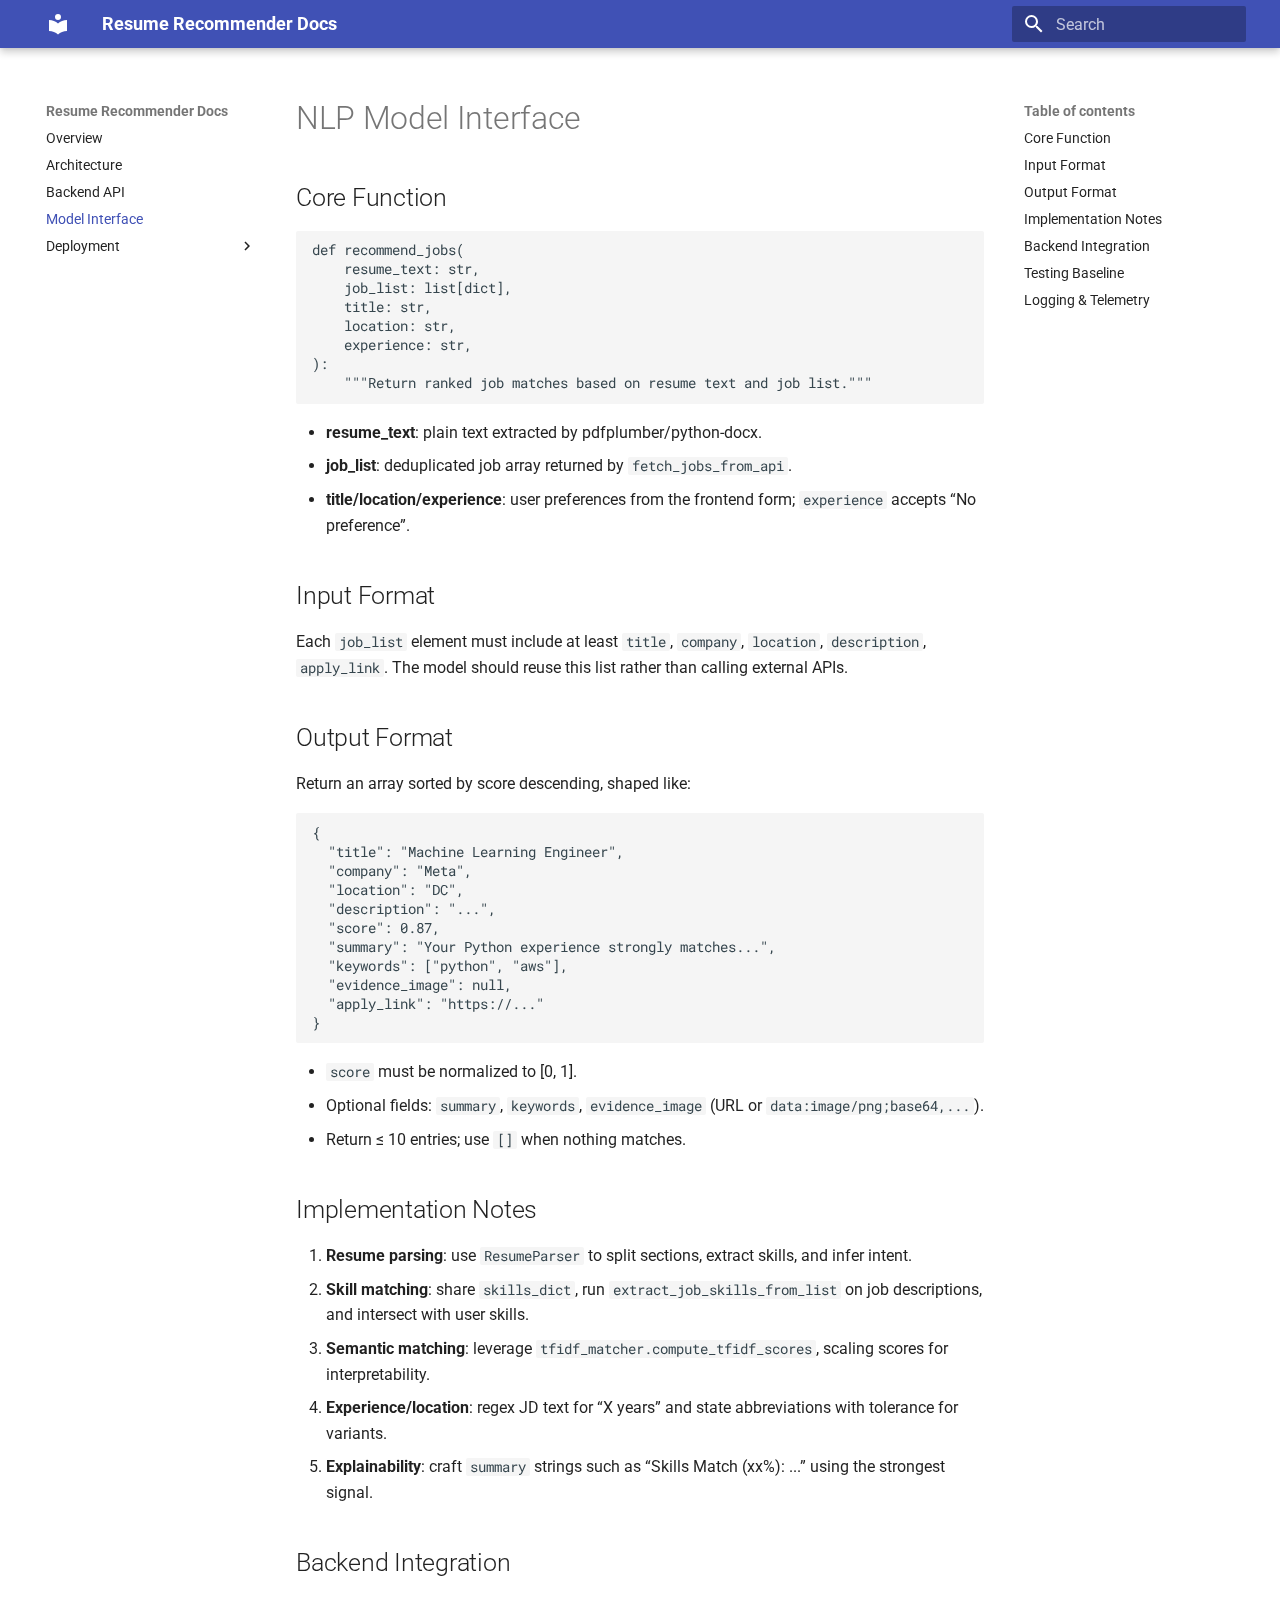
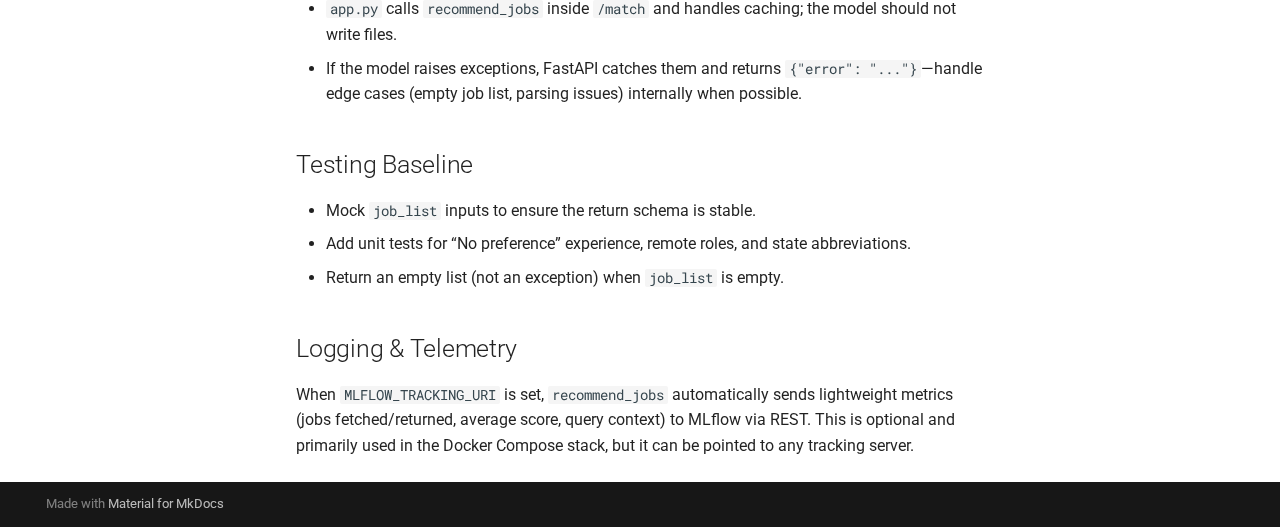
<file: model/interface/index.html>
<!doctype html>
<html lang="en" class="no-js">
  <head>
    
      <meta charset="utf-8">
      <meta name="viewport" content="width=device-width,initial-scale=1">
      
      
      
      
        <link rel="prev" href="../../backend/api/">
      
      
        <link rel="next" href="../../deployment/hf/">
      
      
        
      
      
      <link rel="icon" href="../../assets/images/favicon.png">
      <meta name="generator" content="mkdocs-1.6.1, mkdocs-material-9.7.0">
    
    
      
        <title>Model Interface - Resume Recommender Docs</title>
      
    
    
      <link rel="stylesheet" href="../../assets/stylesheets/main.618322db.min.css">
      
      


    
    
      
    
    
      
        
        
        <link rel="preconnect" href="https://fonts.gstatic.com" crossorigin>
        <link rel="stylesheet" href="https://fonts.googleapis.com/css?family=Roboto:300,300i,400,400i,700,700i%7CRoboto+Mono:400,400i,700,700i&display=fallback">
        <style>:root{--md-text-font:"Roboto";--md-code-font:"Roboto Mono"}</style>
      
    
    
    <script>__md_scope=new URL("../..",location),__md_hash=e=>[...e].reduce(((e,_)=>(e<<5)-e+_.charCodeAt(0)),0),__md_get=(e,_=localStorage,t=__md_scope)=>JSON.parse(_.getItem(t.pathname+"."+e)),__md_set=(e,_,t=localStorage,a=__md_scope)=>{try{t.setItem(a.pathname+"."+e,JSON.stringify(_))}catch(e){}}</script>
    
      

    
    
  </head>
  
  
    <body dir="ltr">
  
    
    <input class="md-toggle" data-md-toggle="drawer" type="checkbox" id="__drawer" autocomplete="off">
    <input class="md-toggle" data-md-toggle="search" type="checkbox" id="__search" autocomplete="off">
    <label class="md-overlay" for="__drawer"></label>
    <div data-md-component="skip">
      
        
        <a href="#nlp-model-interface" class="md-skip">
          Skip to content
        </a>
      
    </div>
    <div data-md-component="announce">
      
    </div>
    
    
      

  

<header class="md-header md-header--shadow" data-md-component="header">
  <nav class="md-header__inner md-grid" aria-label="Header">
    <a href="../.." title="Resume Recommender Docs" class="md-header__button md-logo" aria-label="Resume Recommender Docs" data-md-component="logo">
      
  
  <svg xmlns="http://www.w3.org/2000/svg" viewBox="0 0 24 24"><path d="M12 8a3 3 0 0 0 3-3 3 3 0 0 0-3-3 3 3 0 0 0-3 3 3 3 0 0 0 3 3m0 3.54C9.64 9.35 6.5 8 3 8v11c3.5 0 6.64 1.35 9 3.54 2.36-2.19 5.5-3.54 9-3.54V8c-3.5 0-6.64 1.35-9 3.54"/></svg>

    </a>
    <label class="md-header__button md-icon" for="__drawer">
      
      <svg xmlns="http://www.w3.org/2000/svg" viewBox="0 0 24 24"><path d="M3 6h18v2H3zm0 5h18v2H3zm0 5h18v2H3z"/></svg>
    </label>
    <div class="md-header__title" data-md-component="header-title">
      <div class="md-header__ellipsis">
        <div class="md-header__topic">
          <span class="md-ellipsis">
            Resume Recommender Docs
          </span>
        </div>
        <div class="md-header__topic" data-md-component="header-topic">
          <span class="md-ellipsis">
            
              Model Interface
            
          </span>
        </div>
      </div>
    </div>
    
    
      <script>var palette=__md_get("__palette");if(palette&&palette.color){if("(prefers-color-scheme)"===palette.color.media){var media=matchMedia("(prefers-color-scheme: light)"),input=document.querySelector(media.matches?"[data-md-color-media='(prefers-color-scheme: light)']":"[data-md-color-media='(prefers-color-scheme: dark)']");palette.color.media=input.getAttribute("data-md-color-media"),palette.color.scheme=input.getAttribute("data-md-color-scheme"),palette.color.primary=input.getAttribute("data-md-color-primary"),palette.color.accent=input.getAttribute("data-md-color-accent")}for(var[key,value]of Object.entries(palette.color))document.body.setAttribute("data-md-color-"+key,value)}</script>
    
    
    
      
      
        <label class="md-header__button md-icon" for="__search">
          
          <svg xmlns="http://www.w3.org/2000/svg" viewBox="0 0 24 24"><path d="M9.5 3A6.5 6.5 0 0 1 16 9.5c0 1.61-.59 3.09-1.56 4.23l.27.27h.79l5 5-1.5 1.5-5-5v-.79l-.27-.27A6.52 6.52 0 0 1 9.5 16 6.5 6.5 0 0 1 3 9.5 6.5 6.5 0 0 1 9.5 3m0 2C7 5 5 7 5 9.5S7 14 9.5 14 14 12 14 9.5 12 5 9.5 5"/></svg>
        </label>
        <div class="md-search" data-md-component="search" role="dialog">
  <label class="md-search__overlay" for="__search"></label>
  <div class="md-search__inner" role="search">
    <form class="md-search__form" name="search">
      <input type="text" class="md-search__input" name="query" aria-label="Search" placeholder="Search" autocapitalize="off" autocorrect="off" autocomplete="off" spellcheck="false" data-md-component="search-query" required>
      <label class="md-search__icon md-icon" for="__search">
        
        <svg xmlns="http://www.w3.org/2000/svg" viewBox="0 0 24 24"><path d="M9.5 3A6.5 6.5 0 0 1 16 9.5c0 1.61-.59 3.09-1.56 4.23l.27.27h.79l5 5-1.5 1.5-5-5v-.79l-.27-.27A6.52 6.52 0 0 1 9.5 16 6.5 6.5 0 0 1 3 9.5 6.5 6.5 0 0 1 9.5 3m0 2C7 5 5 7 5 9.5S7 14 9.5 14 14 12 14 9.5 12 5 9.5 5"/></svg>
        
        <svg xmlns="http://www.w3.org/2000/svg" viewBox="0 0 24 24"><path d="M20 11v2H8l5.5 5.5-1.42 1.42L4.16 12l7.92-7.92L13.5 5.5 8 11z"/></svg>
      </label>
      <nav class="md-search__options" aria-label="Search">
        
        <button type="reset" class="md-search__icon md-icon" title="Clear" aria-label="Clear" tabindex="-1">
          
          <svg xmlns="http://www.w3.org/2000/svg" viewBox="0 0 24 24"><path d="M19 6.41 17.59 5 12 10.59 6.41 5 5 6.41 10.59 12 5 17.59 6.41 19 12 13.41 17.59 19 19 17.59 13.41 12z"/></svg>
        </button>
      </nav>
      
    </form>
    <div class="md-search__output">
      <div class="md-search__scrollwrap" tabindex="0" data-md-scrollfix>
        <div class="md-search-result" data-md-component="search-result">
          <div class="md-search-result__meta">
            Initializing search
          </div>
          <ol class="md-search-result__list" role="presentation"></ol>
        </div>
      </div>
    </div>
  </div>
</div>
      
    
    
  </nav>
  
</header>
    
    <div class="md-container" data-md-component="container">
      
      
        
          
        
      
      <main class="md-main" data-md-component="main">
        <div class="md-main__inner md-grid">
          
            
              
              <div class="md-sidebar md-sidebar--primary" data-md-component="sidebar" data-md-type="navigation" >
                <div class="md-sidebar__scrollwrap">
                  <div class="md-sidebar__inner">
                    



<nav class="md-nav md-nav--primary" aria-label="Navigation" data-md-level="0">
  <label class="md-nav__title" for="__drawer">
    <a href="../.." title="Resume Recommender Docs" class="md-nav__button md-logo" aria-label="Resume Recommender Docs" data-md-component="logo">
      
  
  <svg xmlns="http://www.w3.org/2000/svg" viewBox="0 0 24 24"><path d="M12 8a3 3 0 0 0 3-3 3 3 0 0 0-3-3 3 3 0 0 0-3 3 3 3 0 0 0 3 3m0 3.54C9.64 9.35 6.5 8 3 8v11c3.5 0 6.64 1.35 9 3.54 2.36-2.19 5.5-3.54 9-3.54V8c-3.5 0-6.64 1.35-9 3.54"/></svg>

    </a>
    Resume Recommender Docs
  </label>
  
  <ul class="md-nav__list" data-md-scrollfix>
    
      
      
  
  
  
  
    <li class="md-nav__item">
      <a href="../.." class="md-nav__link">
        
  
  
  <span class="md-ellipsis">
    
  
    Overview
  

    
  </span>
  
  

      </a>
    </li>
  

    
      
      
  
  
  
  
    <li class="md-nav__item">
      <a href="../../architecture/" class="md-nav__link">
        
  
  
  <span class="md-ellipsis">
    
  
    Architecture
  

    
  </span>
  
  

      </a>
    </li>
  

    
      
      
  
  
  
  
    <li class="md-nav__item">
      <a href="../../backend/api/" class="md-nav__link">
        
  
  
  <span class="md-ellipsis">
    
  
    Backend API
  

    
  </span>
  
  

      </a>
    </li>
  

    
      
      
  
  
    
  
  
  
    <li class="md-nav__item md-nav__item--active">
      
      <input class="md-nav__toggle md-toggle" type="checkbox" id="__toc">
      
      
        
      
      
        <label class="md-nav__link md-nav__link--active" for="__toc">
          
  
  
  <span class="md-ellipsis">
    
  
    Model Interface
  

    
  </span>
  
  

          <span class="md-nav__icon md-icon"></span>
        </label>
      
      <a href="./" class="md-nav__link md-nav__link--active">
        
  
  
  <span class="md-ellipsis">
    
  
    Model Interface
  

    
  </span>
  
  

      </a>
      
        

<nav class="md-nav md-nav--secondary" aria-label="Table of contents">
  
  
  
    
  
  
    <label class="md-nav__title" for="__toc">
      <span class="md-nav__icon md-icon"></span>
      Table of contents
    </label>
    <ul class="md-nav__list" data-md-component="toc" data-md-scrollfix>
      
        <li class="md-nav__item">
  <a href="#core-function" class="md-nav__link">
    <span class="md-ellipsis">
      
        Core Function
      
    </span>
  </a>
  
</li>
      
        <li class="md-nav__item">
  <a href="#input-format" class="md-nav__link">
    <span class="md-ellipsis">
      
        Input Format
      
    </span>
  </a>
  
</li>
      
        <li class="md-nav__item">
  <a href="#output-format" class="md-nav__link">
    <span class="md-ellipsis">
      
        Output Format
      
    </span>
  </a>
  
</li>
      
        <li class="md-nav__item">
  <a href="#implementation-notes" class="md-nav__link">
    <span class="md-ellipsis">
      
        Implementation Notes
      
    </span>
  </a>
  
</li>
      
        <li class="md-nav__item">
  <a href="#backend-integration" class="md-nav__link">
    <span class="md-ellipsis">
      
        Backend Integration
      
    </span>
  </a>
  
</li>
      
        <li class="md-nav__item">
  <a href="#testing-baseline" class="md-nav__link">
    <span class="md-ellipsis">
      
        Testing Baseline
      
    </span>
  </a>
  
</li>
      
        <li class="md-nav__item">
  <a href="#logging-telemetry" class="md-nav__link">
    <span class="md-ellipsis">
      
        Logging &amp; Telemetry
      
    </span>
  </a>
  
</li>
      
    </ul>
  
</nav>
      
    </li>
  

    
      
      
  
  
  
  
    
    
    
    
    
    <li class="md-nav__item md-nav__item--nested">
      
        
        
        <input class="md-nav__toggle md-toggle " type="checkbox" id="__nav_5" >
        
          
          <label class="md-nav__link" for="__nav_5" id="__nav_5_label" tabindex="0">
            
  
  
  <span class="md-ellipsis">
    
  
    Deployment
  

    
  </span>
  
  

            <span class="md-nav__icon md-icon"></span>
          </label>
        
        <nav class="md-nav" data-md-level="1" aria-labelledby="__nav_5_label" aria-expanded="false">
          <label class="md-nav__title" for="__nav_5">
            <span class="md-nav__icon md-icon"></span>
            
  
    Deployment
  

          </label>
          <ul class="md-nav__list" data-md-scrollfix>
            
              
                
  
  
  
  
    <li class="md-nav__item">
      <a href="../../deployment/hf/" class="md-nav__link">
        
  
  
  <span class="md-ellipsis">
    
  
    Hugging Face
  

    
  </span>
  
  

      </a>
    </li>
  

              
            
              
                
  
  
  
  
    <li class="md-nav__item">
      <a href="../../deployment/compose/" class="md-nav__link">
        
  
  
  <span class="md-ellipsis">
    
  
    Docker Compose
  

    
  </span>
  
  

      </a>
    </li>
  

              
            
          </ul>
        </nav>
      
    </li>
  

    
  </ul>
</nav>
                  </div>
                </div>
              </div>
            
            
              
              <div class="md-sidebar md-sidebar--secondary" data-md-component="sidebar" data-md-type="toc" >
                <div class="md-sidebar__scrollwrap">
                  <div class="md-sidebar__inner">
                    

<nav class="md-nav md-nav--secondary" aria-label="Table of contents">
  
  
  
    
  
  
    <label class="md-nav__title" for="__toc">
      <span class="md-nav__icon md-icon"></span>
      Table of contents
    </label>
    <ul class="md-nav__list" data-md-component="toc" data-md-scrollfix>
      
        <li class="md-nav__item">
  <a href="#core-function" class="md-nav__link">
    <span class="md-ellipsis">
      
        Core Function
      
    </span>
  </a>
  
</li>
      
        <li class="md-nav__item">
  <a href="#input-format" class="md-nav__link">
    <span class="md-ellipsis">
      
        Input Format
      
    </span>
  </a>
  
</li>
      
        <li class="md-nav__item">
  <a href="#output-format" class="md-nav__link">
    <span class="md-ellipsis">
      
        Output Format
      
    </span>
  </a>
  
</li>
      
        <li class="md-nav__item">
  <a href="#implementation-notes" class="md-nav__link">
    <span class="md-ellipsis">
      
        Implementation Notes
      
    </span>
  </a>
  
</li>
      
        <li class="md-nav__item">
  <a href="#backend-integration" class="md-nav__link">
    <span class="md-ellipsis">
      
        Backend Integration
      
    </span>
  </a>
  
</li>
      
        <li class="md-nav__item">
  <a href="#testing-baseline" class="md-nav__link">
    <span class="md-ellipsis">
      
        Testing Baseline
      
    </span>
  </a>
  
</li>
      
        <li class="md-nav__item">
  <a href="#logging-telemetry" class="md-nav__link">
    <span class="md-ellipsis">
      
        Logging &amp; Telemetry
      
    </span>
  </a>
  
</li>
      
    </ul>
  
</nav>
                  </div>
                </div>
              </div>
            
          
          
            <div class="md-content" data-md-component="content">
              
              <article class="md-content__inner md-typeset">
                
                  



<h1 id="nlp-model-interface">NLP Model Interface</h1>
<h2 id="core-function">Core Function</h2>
<pre><code class="language-python">def recommend_jobs(
    resume_text: str,
    job_list: list[dict],
    title: str,
    location: str,
    experience: str,
):
    &quot;&quot;&quot;Return ranked job matches based on resume text and job list.&quot;&quot;&quot;
</code></pre>
<ul>
<li><strong>resume_text</strong>: plain text extracted by pdfplumber/python-docx.</li>
<li><strong>job_list</strong>: deduplicated job array returned by <code>fetch_jobs_from_api</code>.</li>
<li><strong>title/location/experience</strong>: user preferences from the frontend form; <code>experience</code> accepts “No preference”.</li>
</ul>
<h2 id="input-format">Input Format</h2>
<p>Each <code>job_list</code> element must include at least <code>title</code>, <code>company</code>, <code>location</code>, <code>description</code>, <code>apply_link</code>. The model should reuse this list rather than calling external APIs.</p>
<h2 id="output-format">Output Format</h2>
<p>Return an array sorted by score descending, shaped like:</p>
<pre><code class="language-json">{
  &quot;title&quot;: &quot;Machine Learning Engineer&quot;,
  &quot;company&quot;: &quot;Meta&quot;,
  &quot;location&quot;: &quot;DC&quot;,
  &quot;description&quot;: &quot;...&quot;,
  &quot;score&quot;: 0.87,
  &quot;summary&quot;: &quot;Your Python experience strongly matches...&quot;,
  &quot;keywords&quot;: [&quot;python&quot;, &quot;aws&quot;],
  &quot;evidence_image&quot;: null,
  &quot;apply_link&quot;: &quot;https://...&quot;
}
</code></pre>
<ul>
<li><code>score</code> must be normalized to [0, 1].</li>
<li>Optional fields: <code>summary</code>, <code>keywords</code>, <code>evidence_image</code> (URL or <code>data:image/png;base64,...</code>).</li>
<li>Return ≤ 10 entries; use <code>[]</code> when nothing matches.</li>
</ul>
<h2 id="implementation-notes">Implementation Notes</h2>
<ol>
<li><strong>Resume parsing</strong>: use <code>ResumeParser</code> to split sections, extract skills, and infer intent.</li>
<li><strong>Skill matching</strong>: share <code>skills_dict</code>, run <code>extract_job_skills_from_list</code> on job descriptions, and intersect with user skills.</li>
<li><strong>Semantic matching</strong>: leverage <code>tfidf_matcher.compute_tfidf_scores</code>, scaling scores for interpretability.</li>
<li><strong>Experience/location</strong>: regex JD text for “X years” and state abbreviations with tolerance for variants.</li>
<li><strong>Explainability</strong>: craft <code>summary</code> strings such as “Skills Match (xx%): ...” using the strongest signal.</li>
</ol>
<h2 id="backend-integration">Backend Integration</h2>
<ul>
<li><code>app.py</code> calls <code>recommend_jobs</code> inside <code>/match</code> and handles caching; the model should not write files.</li>
<li>If the model raises exceptions, FastAPI catches them and returns <code>{"error": "..."}</code>—handle edge cases (empty job list, parsing issues) internally when possible.</li>
</ul>
<h2 id="testing-baseline">Testing Baseline</h2>
<ul>
<li>Mock <code>job_list</code> inputs to ensure the return schema is stable.</li>
<li>Add unit tests for “No preference” experience, remote roles, and state abbreviations.</li>
<li>Return an empty list (not an exception) when <code>job_list</code> is empty.</li>
</ul>
<h2 id="logging-telemetry">Logging &amp; Telemetry</h2>
<p>When <code>MLFLOW_TRACKING_URI</code> is set, <code>recommend_jobs</code> automatically sends lightweight metrics (jobs fetched/returned, average score, query context) to MLflow via REST. This is optional and primarily used in the Docker Compose stack, but it can be pointed to any tracking server.</p>












                
              </article>
            </div>
          
          
<script>var target=document.getElementById(location.hash.slice(1));target&&target.name&&(target.checked=target.name.startsWith("__tabbed_"))</script>
        </div>
        
      </main>
      
        <footer class="md-footer">
  
  <div class="md-footer-meta md-typeset">
    <div class="md-footer-meta__inner md-grid">
      <div class="md-copyright">
  
  
    Made with
    <a href="https://squidfunk.github.io/mkdocs-material/" target="_blank" rel="noopener">
      Material for MkDocs
    </a>
  
</div>
      
    </div>
  </div>
</footer>
      
    </div>
    <div class="md-dialog" data-md-component="dialog">
      <div class="md-dialog__inner md-typeset"></div>
    </div>
    
    
    
      
      
      <script id="__config" type="application/json">{"annotate": null, "base": "../..", "features": [], "search": "../../assets/javascripts/workers/search.7a47a382.min.js", "tags": null, "translations": {"clipboard.copied": "Copied to clipboard", "clipboard.copy": "Copy to clipboard", "search.result.more.one": "1 more on this page", "search.result.more.other": "# more on this page", "search.result.none": "No matching documents", "search.result.one": "1 matching document", "search.result.other": "# matching documents", "search.result.placeholder": "Type to start searching", "search.result.term.missing": "Missing", "select.version": "Select version"}, "version": null}</script>
    
    
      <script src="../../assets/javascripts/bundle.e71a0d61.min.js"></script>
      
    
  </body>
</html>
</file>
<file: assets/stylesheets/main.618322db.min.css>
@charset "UTF-8";html{-webkit-text-size-adjust:none;-moz-text-size-adjust:none;text-size-adjust:none;box-sizing:border-box}*,:after,:before{box-sizing:inherit}@media (prefers-reduced-motion){*,:after,:before{transition:none!important}}body{margin:0}a,button,input,label{-webkit-tap-highlight-color:transparent}a{color:inherit;text-decoration:none}hr{border:0;box-sizing:initial;display:block;height:.05rem;overflow:visible;padding:0}small{font-size:80%}sub,sup{line-height:1em}img{border-style:none}table{border-collapse:initial;border-spacing:0}td,th{font-weight:400;vertical-align:top}button{background:#0000;border:0;font-family:inherit;font-size:inherit;margin:0;padding:0}input{border:0;outline:none}:root{--md-primary-fg-color:#4051b5;--md-primary-fg-color--light:#5d6cc0;--md-primary-fg-color--dark:#303fa1;--md-primary-bg-color:#fff;--md-primary-bg-color--light:#ffffffb3;--md-accent-fg-color:#526cfe;--md-accent-fg-color--transparent:#526cfe1a;--md-accent-bg-color:#fff;--md-accent-bg-color--light:#ffffffb3}[data-md-color-scheme=default]{color-scheme:light}[data-md-color-scheme=default] img[src$="#gh-dark-mode-only"],[data-md-color-scheme=default] img[src$="#only-dark"]{display:none}:root,[data-md-color-scheme=default]{--md-hue:225deg;--md-default-fg-color:#000000de;--md-default-fg-color--light:#0000008a;--md-default-fg-color--lighter:#00000052;--md-default-fg-color--lightest:#00000012;--md-default-bg-color:#fff;--md-default-bg-color--light:#ffffffb3;--md-default-bg-color--lighter:#ffffff4d;--md-default-bg-color--lightest:#ffffff1f;--md-code-fg-color:#36464e;--md-code-bg-color:#f5f5f5;--md-code-bg-color--light:#f5f5f5b3;--md-code-bg-color--lighter:#f5f5f54d;--md-code-hl-color:#4287ff;--md-code-hl-color--light:#4287ff1a;--md-code-hl-number-color:#d52a2a;--md-code-hl-special-color:#db1457;--md-code-hl-function-color:#a846b9;--md-code-hl-constant-color:#6e59d9;--md-code-hl-keyword-color:#3f6ec6;--md-code-hl-string-color:#1c7d4d;--md-code-hl-name-color:var(--md-code-fg-color);--md-code-hl-operator-color:var(--md-default-fg-color--light);--md-code-hl-punctuation-color:var(--md-default-fg-color--light);--md-code-hl-comment-color:var(--md-default-fg-color--light);--md-code-hl-generic-color:var(--md-default-fg-color--light);--md-code-hl-variable-color:var(--md-default-fg-color--light);--md-typeset-color:var(--md-default-fg-color);--md-typeset-a-color:var(--md-primary-fg-color);--md-typeset-del-color:#f5503d26;--md-typeset-ins-color:#0bd57026;--md-typeset-kbd-color:#fafafa;--md-typeset-kbd-accent-color:#fff;--md-typeset-kbd-border-color:#b8b8b8;--md-typeset-mark-color:#ffff0080;--md-typeset-table-color:#0000001f;--md-typeset-table-color--light:rgba(0,0,0,.035);--md-admonition-fg-color:var(--md-default-fg-color);--md-admonition-bg-color:var(--md-default-bg-color);--md-warning-fg-color:#000000de;--md-warning-bg-color:#ff9;--md-footer-fg-color:#fff;--md-footer-fg-color--light:#ffffffb3;--md-footer-fg-color--lighter:#ffffff73;--md-footer-bg-color:#000000de;--md-footer-bg-color--dark:#00000052;--md-shadow-z1:0 0.2rem 0.5rem #0000000d,0 0 0.05rem #0000001a;--md-shadow-z2:0 0.2rem 0.5rem #0000001a,0 0 0.05rem #00000040;--md-shadow-z3:0 0.2rem 0.5rem #0003,0 0 0.05rem #00000059}.md-icon svg{fill:currentcolor;display:block;height:1.2rem;width:1.2rem}body{-webkit-font-smoothing:antialiased;-moz-osx-font-smoothing:grayscale;--md-text-font-family:var(--md-text-font,_),-apple-system,BlinkMacSystemFont,Helvetica,Arial,sans-serif;--md-code-font-family:var(--md-code-font,_),SFMono-Regular,Consolas,Menlo,monospace}aside,body,input{font-feature-settings:"kern","liga";color:var(--md-typeset-color);font-family:var(--md-text-font-family)}code,kbd,pre{font-feature-settings:"kern";font-family:var(--md-code-font-family)}:root{--md-typeset-table-sort-icon:url('data:image/svg+xml;charset=utf-8,<svg xmlns="http://www.w3.org/2000/svg" viewBox="0 0 24 24"><path d="m18 21-4-4h3V7h-3l4-4 4 4h-3v10h3M2 19v-2h10v2M2 13v-2h7v2M2 7V5h4v2z"/></svg>');--md-typeset-table-sort-icon--asc:url('data:image/svg+xml;charset=utf-8,<svg xmlns="http://www.w3.org/2000/svg" viewBox="0 0 24 24"><path d="M19 17h3l-4 4-4-4h3V3h2M2 17h10v2H2M6 5v2H2V5m0 6h7v2H2z"/></svg>');--md-typeset-table-sort-icon--desc:url('data:image/svg+xml;charset=utf-8,<svg xmlns="http://www.w3.org/2000/svg" viewBox="0 0 24 24"><path d="M19 7h3l-4-4-4 4h3v14h2M2 17h10v2H2M6 5v2H2V5m0 6h7v2H2z"/></svg>')}.md-typeset{-webkit-print-color-adjust:exact;color-adjust:exact;font-size:.8rem;line-height:1.6;overflow-wrap:break-word}@media print{.md-typeset{font-size:.68rem}}.md-typeset blockquote,.md-typeset dl,.md-typeset figure,.md-typeset ol,.md-typeset pre,.md-typeset ul{margin-bottom:1em;margin-top:1em}.md-typeset h1{color:var(--md-default-fg-color--light);font-size:2em;line-height:1.3;margin:0 0 1.25em}.md-typeset h1,.md-typeset h2{font-weight:300;letter-spacing:-.01em}.md-typeset h2{font-size:1.5625em;line-height:1.4;margin:1.6em 0 .64em}.md-typeset h3{font-size:1.25em;font-weight:400;letter-spacing:-.01em;line-height:1.5;margin:1.6em 0 .8em}.md-typeset h2+h3{margin-top:.8em}.md-typeset h4{font-weight:700;letter-spacing:-.01em;margin:1em 0}.md-typeset h5,.md-typeset h6{color:var(--md-default-fg-color--light);font-size:.8em;font-weight:700;letter-spacing:-.01em;margin:1.25em 0}.md-typeset h5{text-transform:uppercase}.md-typeset h5 code{text-transform:none}.md-typeset hr{border-bottom:.05rem solid var(--md-default-fg-color--lightest);display:flow-root;margin:1.5em 0}.md-typeset a{color:var(--md-typeset-a-color);word-break:break-word}.md-typeset a,.md-typeset a:before{transition:color 125ms}.md-typeset a:focus,.md-typeset a:hover{color:var(--md-accent-fg-color)}.md-typeset a:focus code,.md-typeset a:hover code{background-color:var(--md-accent-fg-color--transparent);color:var(--md-accent-fg-color)}.md-typeset a code{color:var(--md-typeset-a-color)}.md-typeset a.focus-visible{outline-color:var(--md-accent-fg-color);outline-offset:.2rem}.md-typeset code,.md-typeset kbd,.md-typeset pre{color:var(--md-code-fg-color);direction:ltr;font-variant-ligatures:none;transition:background-color 125ms}@media print{.md-typeset code,.md-typeset kbd,.md-typeset pre{white-space:pre-wrap}}.md-typeset code{background-color:var(--md-code-bg-color);border-radius:.1rem;-webkit-box-decoration-break:clone;box-decoration-break:clone;font-size:.85em;padding:0 .2941176471em;transition:color 125ms,background-color 125ms;word-break:break-word}.md-typeset code:not(.focus-visible){-webkit-tap-highlight-color:transparent;outline:none}.md-typeset pre{display:flow-root;line-height:1.4;position:relative}.md-typeset pre>code{-webkit-box-decoration-break:slice;box-decoration-break:slice;box-shadow:none;display:block;margin:0;outline-color:var(--md-accent-fg-color);overflow:auto;padding:.7720588235em 1.1764705882em;scrollbar-color:var(--md-default-fg-color--lighter) #0000;scrollbar-width:thin;touch-action:auto;word-break:normal}.md-typeset pre>code:hover{scrollbar-color:var(--md-accent-fg-color) #0000}.md-typeset pre>code::-webkit-scrollbar{height:.2rem;width:.2rem}.md-typeset pre>code::-webkit-scrollbar-thumb{background-color:var(--md-default-fg-color--lighter)}.md-typeset pre>code::-webkit-scrollbar-thumb:hover{background-color:var(--md-accent-fg-color)}.md-typeset kbd{background-color:var(--md-typeset-kbd-color);border-radius:.1rem;box-shadow:0 .1rem 0 .05rem var(--md-typeset-kbd-border-color),0 .1rem 0 var(--md-typeset-kbd-border-color),0 -.1rem .2rem var(--md-typeset-kbd-accent-color) inset;color:var(--md-default-fg-color);display:inline-block;font-size:.75em;padding:0 .6666666667em;vertical-align:text-top;word-break:break-word}.md-typeset mark{background-color:var(--md-typeset-mark-color);-webkit-box-decoration-break:clone;box-decoration-break:clone;color:inherit;word-break:break-word}.md-typeset abbr{cursor:help;text-decoration:none}.md-typeset [data-preview],.md-typeset abbr{border-bottom:.05rem dotted var(--md-default-fg-color--light)}.md-typeset small{opacity:.75}[dir=ltr] .md-typeset sub,[dir=ltr] .md-typeset sup{margin-left:.078125em}[dir=rtl] .md-typeset sub,[dir=rtl] .md-typeset sup{margin-right:.078125em}[dir=ltr] .md-typeset blockquote{padding-left:.6rem}[dir=rtl] .md-typeset blockquote{padding-right:.6rem}[dir=ltr] .md-typeset blockquote{border-left:.2rem solid var(--md-default-fg-color--lighter)}[dir=rtl] .md-typeset blockquote{border-right:.2rem solid var(--md-default-fg-color--lighter)}.md-typeset blockquote{color:var(--md-default-fg-color--light);margin-left:0;margin-right:0}.md-typeset ul{list-style-type:disc}.md-typeset ul[type]{list-style-type:revert-layer}[dir=ltr] .md-typeset ol,[dir=ltr] .md-typeset ul{margin-left:.625em}[dir=rtl] .md-typeset ol,[dir=rtl] .md-typeset ul{margin-right:.625em}.md-typeset ol,.md-typeset ul{padding:0}.md-typeset ol:not([hidden]),.md-typeset ul:not([hidden]){display:flow-root}.md-typeset ol ol,.md-typeset ul ol{list-style-type:lower-alpha}.md-typeset ol ol ol,.md-typeset ul ol ol{list-style-type:lower-roman}.md-typeset ol ol ol ol,.md-typeset ul ol ol ol{list-style-type:upper-alpha}.md-typeset ol ol ol ol ol,.md-typeset ul ol ol ol ol{list-style-type:upper-roman}.md-typeset ol[type],.md-typeset ul[type]{list-style-type:revert-layer}[dir=ltr] .md-typeset ol li,[dir=ltr] .md-typeset ul li{margin-left:1.25em}[dir=rtl] .md-typeset ol li,[dir=rtl] .md-typeset ul li{margin-right:1.25em}.md-typeset ol li,.md-typeset ul li{margin-bottom:.5em}.md-typeset ol li blockquote,.md-typeset ol li p,.md-typeset ul li blockquote,.md-typeset ul li p{margin:.5em 0}.md-typeset ol li:last-child,.md-typeset ul li:last-child{margin-bottom:0}[dir=ltr] .md-typeset ol li ol,[dir=ltr] .md-typeset ol li ul,[dir=ltr] .md-typeset ul li ol,[dir=ltr] .md-typeset ul li ul{margin-left:.625em}[dir=rtl] .md-typeset ol li ol,[dir=rtl] .md-typeset ol li ul,[dir=rtl] .md-typeset ul li ol,[dir=rtl] .md-typeset ul li ul{margin-right:.625em}.md-typeset ol li ol,.md-typeset ol li ul,.md-typeset ul li ol,.md-typeset ul li ul{margin-bottom:.5em;margin-top:.5em}[dir=ltr] .md-typeset dd{margin-left:1.875em}[dir=rtl] .md-typeset dd{margin-right:1.875em}.md-typeset dd{margin-bottom:1.5em;margin-top:1em}.md-typeset img,.md-typeset svg,.md-typeset video{height:auto;max-width:100%}.md-typeset img[align=left]{margin:1em 1em 1em 0}.md-typeset img[align=right]{margin:1em 0 1em 1em}.md-typeset img[align]:only-child{margin-top:0}.md-typeset figure{display:flow-root;margin:1em auto;max-width:100%;text-align:center;width:fit-content}.md-typeset figure img{display:block;margin:0 auto}.md-typeset figcaption{font-style:italic;margin:1em auto;max-width:24rem}.md-typeset iframe{max-width:100%}.md-typeset table:not([class]){background-color:var(--md-default-bg-color);border:.05rem solid var(--md-typeset-table-color);border-radius:.1rem;display:inline-block;font-size:.64rem;max-width:100%;overflow:auto;touch-action:auto}@media print{.md-typeset table:not([class]){display:table}}.md-typeset table:not([class])+*{margin-top:1.5em}.md-typeset table:not([class]) td>:first-child,.md-typeset table:not([class]) th>:first-child{margin-top:0}.md-typeset table:not([class]) td>:last-child,.md-typeset table:not([class]) th>:last-child{margin-bottom:0}.md-typeset table:not([class]) td:not([align]),.md-typeset table:not([class]) th:not([align]){text-align:left}[dir=rtl] .md-typeset table:not([class]) td:not([align]),[dir=rtl] .md-typeset table:not([class]) th:not([align]){text-align:right}.md-typeset table:not([class]) th{font-weight:700;min-width:5rem;padding:.9375em 1.25em;vertical-align:top}.md-typeset table:not([class]) td{border-top:.05rem solid var(--md-typeset-table-color);padding:.9375em 1.25em;vertical-align:top}.md-typeset table:not([class]) tbody tr{transition:background-color 125ms}.md-typeset table:not([class]) tbody tr:hover{background-color:var(--md-typeset-table-color--light);box-shadow:0 .05rem 0 var(--md-default-bg-color) inset}.md-typeset table:not([class]) a{word-break:normal}.md-typeset table th[role=columnheader]{cursor:pointer}[dir=ltr] .md-typeset table th[role=columnheader]:after{margin-left:.5em}[dir=rtl] .md-typeset table th[role=columnheader]:after{margin-right:.5em}.md-typeset table th[role=columnheader]:after{content:"";display:inline-block;height:1.2em;-webkit-mask-image:var(--md-typeset-table-sort-icon);mask-image:var(--md-typeset-table-sort-icon);-webkit-mask-repeat:no-repeat;mask-repeat:no-repeat;-webkit-mask-size:contain;mask-size:contain;transition:background-color 125ms;vertical-align:text-bottom;width:1.2em}.md-typeset table th[role=columnheader]:hover:after{background-color:var(--md-default-fg-color--lighter)}.md-typeset table th[role=columnheader][aria-sort=ascending]:after{background-color:var(--md-default-fg-color--light);-webkit-mask-image:var(--md-typeset-table-sort-icon--asc);mask-image:var(--md-typeset-table-sort-icon--asc)}.md-typeset table th[role=columnheader][aria-sort=descending]:after{background-color:var(--md-default-fg-color--light);-webkit-mask-image:var(--md-typeset-table-sort-icon--desc);mask-image:var(--md-typeset-table-sort-icon--desc)}.md-typeset__scrollwrap{margin:1em -.8rem;overflow-x:auto;touch-action:auto}.md-typeset__table{display:inline-block;margin-bottom:.5em;padding:0 .8rem}@media print{.md-typeset__table{display:block}}html .md-typeset__table table{display:table;margin:0;overflow:hidden;width:100%}@media screen and (max-width:44.984375em){.md-content__inner>pre{margin:1em -.8rem}.md-content__inner>pre code{border-radius:0}}.md-typeset .md-author{border-radius:100%;display:block;flex-shrink:0;height:1.6rem;overflow:hidden;position:relative;transition:color 125ms,transform 125ms;width:1.6rem}.md-typeset .md-author img{display:block}.md-typeset .md-author--more{background:var(--md-default-fg-color--lightest);color:var(--md-default-fg-color--lighter);font-size:.6rem;font-weight:700;line-height:1.6rem;text-align:center}.md-typeset .md-author--long{height:2.4rem;width:2.4rem}.md-typeset a.md-author{transform:scale(1)}.md-typeset a.md-author img{border-radius:100%;filter:grayscale(100%) opacity(75%);transition:filter 125ms}.md-typeset a.md-author:focus,.md-typeset a.md-author:hover{transform:scale(1.1);z-index:1}.md-typeset a.md-author:focus img,.md-typeset a.md-author:hover img{filter:grayscale(0)}.md-banner{background-color:var(--md-footer-bg-color);color:var(--md-footer-fg-color);overflow:auto}@media print{.md-banner{display:none}}.md-banner--warning{background-color:var(--md-warning-bg-color);color:var(--md-warning-fg-color)}.md-banner__inner{font-size:.7rem;margin:.6rem auto;padding:0 .8rem}[dir=ltr] .md-banner__button{float:right}[dir=rtl] .md-banner__button{float:left}.md-banner__button{color:inherit;cursor:pointer;transition:opacity .25s}.no-js .md-banner__button{display:none}.md-banner__button:hover{opacity:.7}html{font-size:125%;height:100%;overflow-x:hidden}@media screen and (min-width:100em){html{font-size:137.5%}}@media screen and (min-width:125em){html{font-size:150%}}body{background-color:var(--md-default-bg-color);display:flex;flex-direction:column;font-size:.5rem;min-height:100%;position:relative;width:100%}@media print{body{display:block}}@media screen and (max-width:59.984375em){body[data-md-scrolllock]{position:fixed}}.md-grid{margin-left:auto;margin-right:auto;max-width:61rem}.md-container{display:flex;flex-direction:column;flex-grow:1}@media print{.md-container{display:block}}.md-main{flex-grow:1}.md-main__inner{display:flex;height:100%;margin-top:1.5rem}.md-ellipsis{overflow:hidden;text-overflow:ellipsis}.md-toggle{display:none}.md-option{height:0;opacity:0;position:absolute;width:0}.md-option:checked+label:not([hidden]){display:block}.md-option.focus-visible+label{outline-color:var(--md-accent-fg-color);outline-style:auto}.md-skip{background-color:var(--md-default-fg-color);border-radius:.1rem;color:var(--md-default-bg-color);font-size:.64rem;margin:.5rem;opacity:0;outline-color:var(--md-accent-fg-color);padding:.3rem .5rem;position:fixed;transform:translateY(.4rem);z-index:-1}.md-skip:focus{opacity:1;transform:translateY(0);transition:transform .25s cubic-bezier(.4,0,.2,1),opacity 175ms 75ms;z-index:10}@page{margin:25mm}:root{--md-clipboard-icon:url('data:image/svg+xml;charset=utf-8,<svg xmlns="http://www.w3.org/2000/svg" viewBox="0 0 24 24"><path d="M19 21H8V7h11m0-2H8a2 2 0 0 0-2 2v14a2 2 0 0 0 2 2h11a2 2 0 0 0 2-2V7a2 2 0 0 0-2-2m-3-4H4a2 2 0 0 0-2 2v14h2V3h12z"/></svg>')}.md-clipboard{border-radius:.1rem;color:var(--md-default-fg-color--lightest);cursor:pointer;height:1.5em;outline-color:var(--md-accent-fg-color);outline-offset:.1rem;transition:color .25s;width:1.5em;z-index:1}@media print{.md-clipboard{display:none}}.md-clipboard:not(.focus-visible){-webkit-tap-highlight-color:transparent;outline:none}:hover>.md-clipboard{color:var(--md-default-fg-color--light)}.md-clipboard:focus,.md-clipboard:hover{color:var(--md-accent-fg-color)}.md-clipboard:after{background-color:currentcolor;content:"";display:block;height:1.125em;margin:0 auto;-webkit-mask-image:var(--md-clipboard-icon);mask-image:var(--md-clipboard-icon);-webkit-mask-position:center;mask-position:center;-webkit-mask-repeat:no-repeat;mask-repeat:no-repeat;-webkit-mask-size:contain;mask-size:contain;width:1.125em}.md-clipboard--inline{cursor:pointer}.md-clipboard--inline code{transition:color .25s,background-color .25s}.md-clipboard--inline:focus code,.md-clipboard--inline:hover code{background-color:var(--md-accent-fg-color--transparent);color:var(--md-accent-fg-color)}:root{--md-code-select-icon:url('data:image/svg+xml;charset=utf-8,<svg xmlns="http://www.w3.org/2000/svg" viewBox="0 0 24 24"><path d="M19 19h-4v2h4c1.1 0 2-.9 2-2v-4h-2m0-12h-4v2h4v4h2V5c0-1.1-.9-2-2-2M5 5h4V3H5c-1.1 0-2 .9-2 2v4h2m0 6H3v4c0 1.1.9 2 2 2h4v-2H5zm2-4h2v2H7zm4 0h2v2h-2zm4 0h2v2h-2zM7 7h2v2H7zm4 0h2v2h-2zm4 0h2v2h-2zm-8 8h2v2H7zm4 0h2v2h-2zm4 0h2v2h-2z"/></svg>');--md-code-copy-icon:url('data:image/svg+xml;charset=utf-8,<svg xmlns="http://www.w3.org/2000/svg" viewBox="0 0 24 24"><path d="M19 21H8V7h11m0-2H8a2 2 0 0 0-2 2v14a2 2 0 0 0 2 2h11a2 2 0 0 0 2-2V7a2 2 0 0 0-2-2m-3-4H4a2 2 0 0 0-2 2v14h2V3h12z"/></svg>')}.md-typeset .md-code__content{display:grid}.md-code__nav{background-color:var(--md-code-bg-color--lighter);border-radius:.1rem;display:flex;gap:.2rem;padding:.2rem;position:absolute;right:.25em;top:.25em;transition:background-color .25s;z-index:1}:hover>.md-code__nav{background-color:var(--md-code-bg-color--light)}.md-code__button{color:var(--md-default-fg-color--lightest);cursor:pointer;display:block;height:1.5em;outline-color:var(--md-accent-fg-color);outline-offset:.1rem;transition:color .25s;width:1.5em}:hover>*>.md-code__button{color:var(--md-default-fg-color--light)}.md-code__button.focus-visible,.md-code__button:hover{color:var(--md-accent-fg-color)}.md-code__button--active{color:var(--md-default-fg-color)!important}.md-code__button:after{background-color:currentcolor;content:"";display:block;height:1.125em;margin:0 auto;-webkit-mask-position:center;mask-position:center;-webkit-mask-repeat:no-repeat;mask-repeat:no-repeat;-webkit-mask-size:contain;mask-size:contain;width:1.125em}.md-code__button[data-md-type=select]:after{-webkit-mask-image:var(--md-code-select-icon);mask-image:var(--md-code-select-icon)}.md-code__button[data-md-type=copy]:after{-webkit-mask-image:var(--md-code-copy-icon);mask-image:var(--md-code-copy-icon)}@keyframes consent{0%{opacity:0;transform:translateY(100%)}to{opacity:1;transform:translateY(0)}}@keyframes overlay{0%{opacity:0}to{opacity:1}}.md-consent__overlay{animation:overlay .25s both;-webkit-backdrop-filter:blur(.1rem);backdrop-filter:blur(.1rem);background-color:#0000008a;height:100%;opacity:1;position:fixed;top:0;width:100%;z-index:5}.md-consent__inner{animation:consent .5s cubic-bezier(.1,.7,.1,1) both;background-color:var(--md-default-bg-color);border:0;border-radius:.1rem;bottom:0;box-shadow:0 0 .2rem #0000001a,0 .2rem .4rem #0003;max-height:100%;overflow:auto;padding:0;position:fixed;width:100%;z-index:5}.md-consent__form{padding:.8rem}.md-consent__settings{display:none;margin:1em 0}input:checked+.md-consent__settings{display:block}.md-consent__controls{margin-bottom:.8rem}.md-typeset .md-consent__controls .md-button{display:inline}@media screen and (max-width:44.984375em){.md-typeset .md-consent__controls .md-button{display:block;margin-top:.4rem;text-align:center;width:100%}}.md-consent label{cursor:pointer}.md-content{flex-grow:1;min-width:0}.md-content__inner{margin:0 .8rem 1.2rem;padding-top:.6rem}@media screen and (min-width:76.25em){[dir=ltr] .md-sidebar--primary:not([hidden])~.md-content>.md-content__inner{margin-left:1.2rem}[dir=ltr] .md-sidebar--secondary:not([hidden])~.md-content>.md-content__inner,[dir=rtl] .md-sidebar--primary:not([hidden])~.md-content>.md-content__inner{margin-right:1.2rem}[dir=rtl] .md-sidebar--secondary:not([hidden])~.md-content>.md-content__inner{margin-left:1.2rem}}.md-content__inner:before{content:"";display:block;height:.4rem}.md-content__inner>:last-child{margin-bottom:0}[dir=ltr] .md-content__button{float:right}[dir=rtl] .md-content__button{float:left}[dir=ltr] .md-content__button{margin-left:.4rem}[dir=rtl] .md-content__button{margin-right:.4rem}.md-content__button{margin:.4rem 0;padding:0}@media print{.md-content__button{display:none}}.md-typeset .md-content__button{color:var(--md-default-fg-color--lighter)}.md-content__button svg{display:inline;vertical-align:top}[dir=rtl] .md-content__button svg{transform:scaleX(-1)}[dir=ltr] .md-dialog{right:.8rem}[dir=rtl] .md-dialog{left:.8rem}.md-dialog{background-color:var(--md-default-fg-color);border-radius:.1rem;bottom:.8rem;box-shadow:var(--md-shadow-z3);min-width:11.1rem;opacity:0;padding:.4rem .6rem;pointer-events:none;position:fixed;transform:translateY(100%);transition:transform 0ms .4s,opacity .4s;z-index:4}@media print{.md-dialog{display:none}}.md-dialog--active{opacity:1;pointer-events:auto;transform:translateY(0);transition:transform .4s cubic-bezier(.075,.85,.175,1),opacity .4s}.md-dialog__inner{color:var(--md-default-bg-color);font-size:.7rem}.md-feedback{margin:2em 0 1em;text-align:center}.md-feedback fieldset{border:none;margin:0;padding:0}.md-feedback__title{font-weight:700;margin:1em auto}.md-feedback__inner{position:relative}.md-feedback__list{display:flex;flex-wrap:wrap;place-content:baseline center;position:relative}.md-feedback__list:hover .md-icon:not(:disabled){color:var(--md-default-fg-color--lighter)}:disabled .md-feedback__list{min-height:1.8rem}.md-feedback__icon{color:var(--md-default-fg-color--light);cursor:pointer;flex-shrink:0;margin:0 .1rem;transition:color 125ms}.md-feedback__icon:not(:disabled).md-icon:hover{color:var(--md-accent-fg-color)}.md-feedback__icon:disabled{color:var(--md-default-fg-color--lightest);pointer-events:none}.md-feedback__note{opacity:0;position:relative;transform:translateY(.4rem);transition:transform .4s cubic-bezier(.1,.7,.1,1),opacity .15s}.md-feedback__note>*{margin:0 auto;max-width:16rem}:disabled .md-feedback__note{opacity:1;transform:translateY(0)}@media print{.md-feedback{display:none}}.md-footer{background-color:var(--md-footer-bg-color);color:var(--md-footer-fg-color)}@media print{.md-footer{display:none}}.md-footer__inner{justify-content:space-between;overflow:auto;padding:.2rem}.md-footer__inner:not([hidden]){display:flex}.md-footer__link{align-items:end;display:flex;flex-grow:0.01;margin-bottom:.4rem;margin-top:1rem;max-width:100%;outline-color:var(--md-accent-fg-color);overflow:hidden;transition:opacity .25s}.md-footer__link:focus,.md-footer__link:hover{opacity:.7}[dir=rtl] .md-footer__link svg{transform:scaleX(-1)}@media screen and (max-width:44.984375em){.md-footer__link--prev{flex-shrink:0}.md-footer__link--prev .md-footer__title{display:none}}[dir=ltr] .md-footer__link--next{margin-left:auto}[dir=rtl] .md-footer__link--next{margin-right:auto}.md-footer__link--next{text-align:right}[dir=rtl] .md-footer__link--next{text-align:left}.md-footer__title{flex-grow:1;font-size:.9rem;margin-bottom:.7rem;max-width:calc(100% - 2.4rem);padding:0 1rem;white-space:nowrap}.md-footer__button{margin:.2rem;padding:.4rem}.md-footer__direction{font-size:.64rem;opacity:.7}.md-footer-meta{background-color:var(--md-footer-bg-color--dark)}.md-footer-meta__inner{display:flex;flex-wrap:wrap;justify-content:space-between;padding:.2rem}html .md-footer-meta.md-typeset a{color:var(--md-footer-fg-color--light)}html .md-footer-meta.md-typeset a:focus,html .md-footer-meta.md-typeset a:hover{color:var(--md-footer-fg-color)}.md-copyright{color:var(--md-footer-fg-color--lighter);font-size:.64rem;margin:auto .6rem;padding:.4rem 0;width:100%}@media screen and (min-width:45em){.md-copyright{width:auto}}.md-copyright__highlight{color:var(--md-footer-fg-color--light)}.md-social{display:inline-flex;gap:.2rem;margin:0 .4rem;padding:.2rem 0 .6rem}@media screen and (min-width:45em){.md-social{padding:.6rem 0}}.md-social__link{display:inline-block;height:1.6rem;text-align:center;width:1.6rem}.md-social__link:before{line-height:1.9}.md-social__link svg{fill:currentcolor;max-height:.8rem;vertical-align:-25%}.md-typeset .md-button{border:.1rem solid;border-radius:.1rem;color:var(--md-primary-fg-color);cursor:pointer;display:inline-block;font-weight:700;padding:.625em 2em;transition:color 125ms,background-color 125ms,border-color 125ms}.md-typeset .md-button--primary{background-color:var(--md-primary-fg-color);border-color:var(--md-primary-fg-color);color:var(--md-primary-bg-color)}.md-typeset .md-button:focus,.md-typeset .md-button:hover{background-color:var(--md-accent-fg-color);border-color:var(--md-accent-fg-color);color:var(--md-accent-bg-color)}[dir=ltr] .md-typeset .md-input{border-top-left-radius:.1rem}[dir=ltr] .md-typeset .md-input,[dir=rtl] .md-typeset .md-input{border-top-right-radius:.1rem}[dir=rtl] .md-typeset .md-input{border-top-left-radius:.1rem}.md-typeset .md-input{border-bottom:.1rem solid var(--md-default-fg-color--lighter);box-shadow:var(--md-shadow-z1);font-size:.8rem;height:1.8rem;padding:0 .6rem;transition:border .25s,box-shadow .25s}.md-typeset .md-input:focus,.md-typeset .md-input:hover{border-bottom-color:var(--md-accent-fg-color);box-shadow:var(--md-shadow-z2)}.md-typeset .md-input--stretch{width:100%}.md-header{background-color:var(--md-primary-fg-color);box-shadow:0 0 .2rem #0000,0 .2rem .4rem #0000;color:var(--md-primary-bg-color);display:block;left:0;position:sticky;right:0;top:0;z-index:4}@media print{.md-header{display:none}}.md-header[hidden]{transform:translateY(-100%);transition:transform .25s cubic-bezier(.8,0,.6,1),box-shadow .25s}.md-header--shadow{box-shadow:0 0 .2rem #0000001a,0 .2rem .4rem #0003;transition:transform .25s cubic-bezier(.1,.7,.1,1),box-shadow .25s}.md-header__inner{align-items:center;display:flex;padding:0 .2rem}.md-header__button{color:currentcolor;cursor:pointer;margin:.2rem;outline-color:var(--md-accent-fg-color);padding:.4rem;position:relative;transition:opacity .25s;vertical-align:middle;z-index:1}.md-header__button:hover{opacity:.7}.md-header__button:not([hidden]){display:inline-block}.md-header__button:not(.focus-visible){-webkit-tap-highlight-color:transparent;outline:none}.md-header__button.md-logo{margin:.2rem;padding:.4rem}@media screen and (max-width:76.234375em){.md-header__button.md-logo{display:none}}.md-header__button.md-logo img,.md-header__button.md-logo svg{fill:currentcolor;display:block;height:1.2rem;width:auto}@media screen and (min-width:60em){.md-header__button[for=__search]{display:none}}.no-js .md-header__button[for=__search]{display:none}[dir=rtl] .md-header__button[for=__search] svg{transform:scaleX(-1)}@media screen and (min-width:76.25em){.md-header__button[for=__drawer]{display:none}}.md-header__topic{display:flex;max-width:100%;position:absolute;transition:transform .4s cubic-bezier(.1,.7,.1,1),opacity .15s;white-space:nowrap}.md-header__topic+.md-header__topic{opacity:0;pointer-events:none;transform:translateX(1.25rem);transition:transform .4s cubic-bezier(1,.7,.1,.1),opacity .15s;z-index:-1}[dir=rtl] .md-header__topic+.md-header__topic{transform:translateX(-1.25rem)}.md-header__topic:first-child{font-weight:700}[dir=ltr] .md-header__title{margin-left:1rem;margin-right:.4rem}[dir=rtl] .md-header__title{margin-left:.4rem;margin-right:1rem}.md-header__title{flex-grow:1;font-size:.9rem;height:2.4rem;line-height:2.4rem}.md-header__title--active .md-header__topic{opacity:0;pointer-events:none;transform:translateX(-1.25rem);transition:transform .4s cubic-bezier(1,.7,.1,.1),opacity .15s;z-index:-1}[dir=rtl] .md-header__title--active .md-header__topic{transform:translateX(1.25rem)}.md-header__title--active .md-header__topic+.md-header__topic{opacity:1;pointer-events:auto;transform:translateX(0);transition:transform .4s cubic-bezier(.1,.7,.1,1),opacity .15s;z-index:0}.md-header__title>.md-header__ellipsis{height:100%;position:relative;width:100%}.md-header__option{display:flex;flex-shrink:0;max-width:100%;transition:max-width 0ms .25s,opacity .25s .25s;white-space:nowrap}[data-md-toggle=search]:checked~.md-header .md-header__option{max-width:0;opacity:0;transition:max-width 0ms,opacity 0ms}.md-header__option>input{bottom:0}.md-header__source{display:none}@media screen and (min-width:60em){[dir=ltr] .md-header__source{margin-left:1rem}[dir=rtl] .md-header__source{margin-right:1rem}.md-header__source{display:block;max-width:11.7rem;width:11.7rem}}@media screen and (min-width:76.25em){[dir=ltr] .md-header__source{margin-left:1.4rem}[dir=rtl] .md-header__source{margin-right:1.4rem}}.md-meta{color:var(--md-default-fg-color--light);font-size:.7rem;line-height:1.3}.md-meta__list{display:inline-flex;flex-wrap:wrap;list-style:none;margin:0;padding:0}.md-meta__item:not(:last-child):after{content:"·";margin-left:.2rem;margin-right:.2rem}.md-meta__link{color:var(--md-typeset-a-color)}.md-meta__link:focus,.md-meta__link:hover{color:var(--md-accent-fg-color)}.md-draft{background-color:#ff1744;border-radius:.125em;color:#fff;display:inline-block;font-weight:700;padding-left:.5714285714em;padding-right:.5714285714em}:root{--md-nav-icon--prev:url('data:image/svg+xml;charset=utf-8,<svg xmlns="http://www.w3.org/2000/svg" viewBox="0 0 24 24"><path d="M20 11v2H8l5.5 5.5-1.42 1.42L4.16 12l7.92-7.92L13.5 5.5 8 11z"/></svg>');--md-nav-icon--next:url('data:image/svg+xml;charset=utf-8,<svg xmlns="http://www.w3.org/2000/svg" viewBox="0 0 24 24"><path d="M8.59 16.58 13.17 12 8.59 7.41 10 6l6 6-6 6z"/></svg>');--md-toc-icon:url('data:image/svg+xml;charset=utf-8,<svg xmlns="http://www.w3.org/2000/svg" viewBox="0 0 24 24"><path d="M3 9h14V7H3zm0 4h14v-2H3zm0 4h14v-2H3zm16 0h2v-2h-2zm0-10v2h2V7zm0 6h2v-2h-2z"/></svg>')}.md-nav{font-size:.7rem;line-height:1.3}.md-nav__title{color:var(--md-default-fg-color--light);display:block;font-weight:700;overflow:hidden;padding:0 .6rem;text-overflow:ellipsis}.md-nav__title .md-nav__button{display:none}.md-nav__title .md-nav__button img{height:100%;width:auto}.md-nav__title .md-nav__button.md-logo img,.md-nav__title .md-nav__button.md-logo svg{fill:currentcolor;display:block;height:2.4rem;max-width:100%;object-fit:contain;width:auto}.md-nav__list{list-style:none;margin:0;padding:0}.md-nav__link{align-items:flex-start;display:flex;gap:.4rem;margin-top:.625em;scroll-snap-align:start;transition:color 125ms}.md-nav__link--passed,.md-nav__link--passed code{color:var(--md-default-fg-color--light)}.md-nav__item .md-nav__link--active,.md-nav__item .md-nav__link--active code{color:var(--md-typeset-a-color)}.md-nav__link .md-ellipsis{position:relative}.md-nav__link .md-ellipsis code{word-break:normal}[dir=ltr] .md-nav__link .md-icon:last-child{margin-left:auto}[dir=rtl] .md-nav__link .md-icon:last-child{margin-right:auto}.md-nav__link .md-typeset{font-size:.7rem;line-height:1.3}.md-nav__link svg{fill:currentcolor;flex-shrink:0;height:1.3em;position:relative}.md-nav__link[for]:focus,.md-nav__link[for]:hover,.md-nav__link[href]:focus,.md-nav__link[href]:hover{color:var(--md-accent-fg-color);cursor:pointer}.md-nav__link[for]:focus code,.md-nav__link[for]:hover code,.md-nav__link[href]:focus code,.md-nav__link[href]:hover code{background-color:var(--md-accent-fg-color--transparent);color:var(--md-accent-fg-color)}.md-nav__link.focus-visible{outline-color:var(--md-accent-fg-color);outline-offset:.2rem}.md-nav--primary .md-nav__link[for=__toc]{display:none}.md-nav--primary .md-nav__link[for=__toc] .md-icon:after{background-color:currentcolor;display:block;height:100%;-webkit-mask-image:var(--md-toc-icon);mask-image:var(--md-toc-icon);width:100%}.md-nav--primary .md-nav__link[for=__toc]~.md-nav{display:none}.md-nav__container>.md-nav__link{margin-top:0}.md-nav__container>.md-nav__link:first-child{flex-grow:1;min-width:0}.md-nav__icon{flex-shrink:0}.md-nav__source{display:none}@media screen and (max-width:76.234375em){.md-nav--primary,.md-nav--primary .md-nav{background-color:var(--md-default-bg-color);display:flex;flex-direction:column;height:100%;left:0;position:absolute;right:0;top:0;z-index:1}.md-nav--primary .md-nav__item,.md-nav--primary .md-nav__title{font-size:.8rem;line-height:1.5}.md-nav--primary .md-nav__title{background-color:var(--md-default-fg-color--lightest);color:var(--md-default-fg-color--light);cursor:pointer;height:5.6rem;line-height:2.4rem;padding:3rem .8rem .2rem;position:relative;white-space:nowrap}[dir=ltr] .md-nav--primary .md-nav__title .md-nav__icon{left:.4rem}[dir=rtl] .md-nav--primary .md-nav__title .md-nav__icon{right:.4rem}.md-nav--primary .md-nav__title .md-nav__icon{display:block;height:1.2rem;margin:.2rem;position:absolute;top:.4rem;width:1.2rem}.md-nav--primary .md-nav__title .md-nav__icon:after{background-color:currentcolor;content:"";display:block;height:100%;-webkit-mask-image:var(--md-nav-icon--prev);mask-image:var(--md-nav-icon--prev);-webkit-mask-position:center;mask-position:center;-webkit-mask-repeat:no-repeat;mask-repeat:no-repeat;-webkit-mask-size:contain;mask-size:contain;width:100%}.md-nav--primary .md-nav__title~.md-nav__list{background-color:var(--md-default-bg-color);box-shadow:0 .05rem 0 var(--md-default-fg-color--lightest) inset;overflow-y:auto;scroll-snap-type:y mandatory;touch-action:pan-y}.md-nav--primary .md-nav__title~.md-nav__list>:first-child{border-top:0}.md-nav--primary .md-nav__title[for=__drawer]{background-color:var(--md-primary-fg-color);color:var(--md-primary-bg-color);font-weight:700}.md-nav--primary .md-nav__title .md-logo{display:block;left:.2rem;margin:.2rem;padding:.4rem;position:absolute;right:.2rem;top:.2rem}.md-nav--primary .md-nav__list{flex:1}.md-nav--primary .md-nav__item{border-top:.05rem solid var(--md-default-fg-color--lightest)}.md-nav--primary .md-nav__item--active>.md-nav__link{color:var(--md-typeset-a-color)}.md-nav--primary .md-nav__item--active>.md-nav__link:focus,.md-nav--primary .md-nav__item--active>.md-nav__link:hover{color:var(--md-accent-fg-color)}.md-nav--primary .md-nav__link{margin-top:0;padding:.6rem .8rem}.md-nav--primary .md-nav__link svg{margin-top:.1em}.md-nav--primary .md-nav__link>.md-nav__link{padding:0}[dir=ltr] .md-nav--primary .md-nav__link .md-nav__icon{margin-right:-.2rem}[dir=rtl] .md-nav--primary .md-nav__link .md-nav__icon{margin-left:-.2rem}.md-nav--primary .md-nav__link .md-nav__icon{font-size:1.2rem;height:1.2rem;width:1.2rem}.md-nav--primary .md-nav__link .md-nav__icon:after{background-color:currentcolor;content:"";display:block;height:100%;-webkit-mask-image:var(--md-nav-icon--next);mask-image:var(--md-nav-icon--next);-webkit-mask-position:center;mask-position:center;-webkit-mask-repeat:no-repeat;mask-repeat:no-repeat;-webkit-mask-size:contain;mask-size:contain;width:100%}[dir=rtl] .md-nav--primary .md-nav__icon:after{transform:scale(-1)}.md-nav--primary .md-nav--secondary .md-nav{background-color:initial;position:static}[dir=ltr] .md-nav--primary .md-nav--secondary .md-nav .md-nav__link{padding-left:1.4rem}[dir=rtl] .md-nav--primary .md-nav--secondary .md-nav .md-nav__link{padding-right:1.4rem}[dir=ltr] .md-nav--primary .md-nav--secondary .md-nav .md-nav .md-nav__link{padding-left:2rem}[dir=rtl] .md-nav--primary .md-nav--secondary .md-nav .md-nav .md-nav__link{padding-right:2rem}[dir=ltr] .md-nav--primary .md-nav--secondary .md-nav .md-nav .md-nav .md-nav__link{padding-left:2.6rem}[dir=rtl] .md-nav--primary .md-nav--secondary .md-nav .md-nav .md-nav .md-nav__link{padding-right:2.6rem}[dir=ltr] .md-nav--primary .md-nav--secondary .md-nav .md-nav .md-nav .md-nav .md-nav__link{padding-left:3.2rem}[dir=rtl] .md-nav--primary .md-nav--secondary .md-nav .md-nav .md-nav .md-nav .md-nav__link{padding-right:3.2rem}.md-nav--secondary{background-color:initial}.md-nav__toggle~.md-nav{display:flex;opacity:0;transform:translateX(100%);transition:transform .25s cubic-bezier(.8,0,.6,1),opacity 125ms 50ms}[dir=rtl] .md-nav__toggle~.md-nav{transform:translateX(-100%)}.md-nav__toggle:checked~.md-nav{opacity:1;transform:translateX(0);transition:transform .25s cubic-bezier(.4,0,.2,1),opacity 125ms 125ms}.md-nav__toggle:checked~.md-nav>.md-nav__list{-webkit-backface-visibility:hidden;backface-visibility:hidden}}@media screen and (max-width:59.984375em){.md-nav--primary .md-nav__link[for=__toc]{display:flex}.md-nav--primary .md-nav__link[for=__toc] .md-icon:after{content:""}.md-nav--primary .md-nav__link[for=__toc]+.md-nav__link{display:none}.md-nav--primary .md-nav__link[for=__toc]~.md-nav{display:flex}.md-nav__source{background-color:var(--md-primary-fg-color--dark);color:var(--md-primary-bg-color);display:block;padding:0 .2rem}}@media screen and (min-width:60em) and (max-width:76.234375em){.md-nav--integrated .md-nav__link[for=__toc]{display:flex}.md-nav--integrated .md-nav__link[for=__toc] .md-icon:after{content:""}.md-nav--integrated .md-nav__link[for=__toc]+.md-nav__link{display:none}.md-nav--integrated .md-nav__link[for=__toc]~.md-nav{display:flex}}@media screen and (min-width:60em){.md-nav{margin-bottom:-.4rem}.md-nav--secondary .md-nav__title{background:var(--md-default-bg-color);box-shadow:0 0 .4rem .4rem var(--md-default-bg-color);position:sticky;top:0;z-index:1}.md-nav--secondary .md-nav__title[for=__toc]{scroll-snap-align:start}.md-nav--secondary .md-nav__title .md-nav__icon{display:none}[dir=ltr] .md-nav--secondary .md-nav__list{padding-left:.6rem}[dir=rtl] .md-nav--secondary .md-nav__list{padding-right:.6rem}.md-nav--secondary .md-nav__list{padding-bottom:.4rem}[dir=ltr] .md-nav--secondary .md-nav__item>.md-nav__link{margin-right:.4rem}[dir=rtl] .md-nav--secondary .md-nav__item>.md-nav__link{margin-left:.4rem}}@media screen and (min-width:76.25em){.md-nav{margin-bottom:-.4rem;transition:max-height .25s cubic-bezier(.86,0,.07,1)}.md-nav--primary .md-nav__title{background:var(--md-default-bg-color);box-shadow:0 0 .4rem .4rem var(--md-default-bg-color);position:sticky;top:0;z-index:1}.md-nav--primary .md-nav__title[for=__drawer]{scroll-snap-align:start}.md-nav--primary .md-nav__title .md-nav__icon{display:none}[dir=ltr] .md-nav--primary .md-nav__list{padding-left:.6rem}[dir=rtl] .md-nav--primary .md-nav__list{padding-right:.6rem}.md-nav--primary .md-nav__list{padding-bottom:.4rem}[dir=ltr] .md-nav--primary .md-nav__item>.md-nav__link{margin-right:.4rem}[dir=rtl] .md-nav--primary .md-nav__item>.md-nav__link{margin-left:.4rem}.md-nav__toggle~.md-nav{display:grid;grid-template-rows:minmax(.4rem,0fr);opacity:0;transition:grid-template-rows .25s cubic-bezier(.86,0,.07,1),opacity .25s,visibility 0ms .25s;visibility:collapse}.md-nav__toggle~.md-nav>.md-nav__list{overflow:hidden}.md-nav__toggle.md-toggle--indeterminate~.md-nav,.md-nav__toggle:checked~.md-nav{grid-template-rows:minmax(.4rem,1fr);opacity:1;transition:grid-template-rows .25s cubic-bezier(.86,0,.07,1),opacity .15s .1s,visibility 0ms;visibility:visible}.md-nav__toggle.md-toggle--indeterminate~.md-nav{transition:none}.md-nav__item--nested>.md-nav>.md-nav__title{display:none}.md-nav__item--section{display:block;margin:1.25em 0}.md-nav__item--section:last-child{margin-bottom:0}.md-nav__item--section>.md-nav__link{font-weight:700}.md-nav__item--section>.md-nav__link[for]{color:var(--md-default-fg-color--light)}.md-nav__item--section>.md-nav__link:not(.md-nav__container){pointer-events:none}.md-nav__item--section>.md-nav__link .md-icon,.md-nav__item--section>.md-nav__link>[for]{display:none}[dir=ltr] .md-nav__item--section>.md-nav{margin-left:-.6rem}[dir=rtl] .md-nav__item--section>.md-nav{margin-right:-.6rem}.md-nav__item--section>.md-nav{display:block;opacity:1;visibility:visible}.md-nav__item--section>.md-nav>.md-nav__list>.md-nav__item{padding:0}.md-nav__icon{border-radius:100%;height:.9rem;transition:background-color .25s;width:.9rem}.md-nav__icon:hover{background-color:var(--md-accent-fg-color--transparent)}.md-nav__icon:after{background-color:currentcolor;border-radius:100%;content:"";display:inline-block;height:100%;-webkit-mask-image:var(--md-nav-icon--next);mask-image:var(--md-nav-icon--next);-webkit-mask-position:center;mask-position:center;-webkit-mask-repeat:no-repeat;mask-repeat:no-repeat;-webkit-mask-size:contain;mask-size:contain;transition:transform .25s;vertical-align:-.1rem;width:100%}[dir=rtl] .md-nav__icon:after{transform:rotate(180deg)}.md-nav__item--nested .md-nav__toggle:checked~.md-nav__link .md-nav__icon:after,.md-nav__item--nested .md-toggle--indeterminate~.md-nav__link .md-nav__icon:after{transform:rotate(90deg)}.md-nav--lifted>.md-nav__list>.md-nav__item,.md-nav--lifted>.md-nav__title{display:none}.md-nav--lifted>.md-nav__list>.md-nav__item--active{display:block}.md-nav--lifted>.md-nav__list>.md-nav__item--active>.md-nav__link{background:var(--md-default-bg-color);box-shadow:0 0 .4rem .4rem var(--md-default-bg-color);margin-top:0;position:sticky;top:0;z-index:1}.md-nav--lifted>.md-nav__list>.md-nav__item--active>.md-nav__link:not(.md-nav__container){pointer-events:none}.md-nav--lifted>.md-nav__list>.md-nav__item--active.md-nav__item--section{margin:0}[dir=ltr] .md-nav--lifted>.md-nav__list>.md-nav__item>.md-nav:not(.md-nav--secondary){margin-left:-.6rem}[dir=rtl] .md-nav--lifted>.md-nav__list>.md-nav__item>.md-nav:not(.md-nav--secondary){margin-right:-.6rem}.md-nav--lifted>.md-nav__list>.md-nav__item>[for]{color:var(--md-default-fg-color--light)}.md-nav--lifted .md-nav[data-md-level="1"]{grid-template-rows:minmax(.4rem,1fr);opacity:1;visibility:visible}[dir=ltr] .md-nav--integrated>.md-nav__list>.md-nav__item--active .md-nav--secondary{border-left:.05rem solid var(--md-primary-fg-color)}[dir=rtl] .md-nav--integrated>.md-nav__list>.md-nav__item--active .md-nav--secondary{border-right:.05rem solid var(--md-primary-fg-color)}.md-nav--integrated>.md-nav__list>.md-nav__item--active .md-nav--secondary{display:block;margin-bottom:1.25em;opacity:1;visibility:visible}.md-nav--integrated>.md-nav__list>.md-nav__item--active .md-nav--secondary>.md-nav__list{overflow:visible;padding-bottom:0}.md-nav--integrated>.md-nav__list>.md-nav__item--active .md-nav--secondary>.md-nav__title{display:none}}.md-pagination{font-size:.8rem;font-weight:700;gap:.4rem}.md-pagination,.md-pagination>*{align-items:center;display:flex;justify-content:center}.md-pagination>*{border-radius:.2rem;height:1.8rem;min-width:1.8rem;text-align:center}.md-pagination__current{background-color:var(--md-default-fg-color--lightest);color:var(--md-default-fg-color--light)}.md-pagination__link{transition:color 125ms,background-color 125ms}.md-pagination__link:focus,.md-pagination__link:hover{background-color:var(--md-accent-fg-color--transparent);color:var(--md-accent-fg-color)}.md-pagination__link:focus svg,.md-pagination__link:hover svg{color:var(--md-accent-fg-color)}.md-pagination__link.focus-visible{outline-color:var(--md-accent-fg-color);outline-offset:.2rem}.md-pagination__link svg{fill:currentcolor;color:var(--md-default-fg-color--lighter);display:block;max-height:100%;width:1.2rem}:root{--md-path-icon:url('data:image/svg+xml;charset=utf-8,<svg xmlns="http://www.w3.org/2000/svg" viewBox="0 0 24 24"><path d="M8.59 16.58 13.17 12 8.59 7.41 10 6l6 6-6 6z"/></svg>')}.md-path{font-size:.7rem;margin:0 .8rem;overflow:auto;padding-top:1.2rem}.md-path:not([hidden]){display:block}@media screen and (min-width:76.25em){.md-path{margin:0 1.2rem}}.md-path__list{align-items:center;display:flex;gap:.2rem;list-style:none;margin:0;padding:0}.md-path__item:not(:first-child){display:inline-flex;gap:.2rem;white-space:nowrap}.md-path__item:not(:first-child):before{background-color:var(--md-default-fg-color--lighter);content:"";display:inline;height:.8rem;-webkit-mask-image:var(--md-path-icon);mask-image:var(--md-path-icon);width:.8rem}.md-path__link{align-items:center;color:var(--md-default-fg-color--light);display:flex}.md-path__link:focus,.md-path__link:hover{color:var(--md-accent-fg-color)}:root{--md-post-pin-icon:url('data:image/svg+xml;charset=utf-8,<svg xmlns="http://www.w3.org/2000/svg" viewBox="0 0 24 24"><path d="M16 12V4h1V2H7v2h1v8l-2 2v2h5.2v6h1.6v-6H18v-2z"/></svg>')}.md-post__back{border-bottom:.05rem solid var(--md-default-fg-color--lightest);margin-bottom:1.2rem;padding-bottom:1.2rem}@media screen and (max-width:76.234375em){.md-post__back{display:none}}[dir=rtl] .md-post__back svg{transform:scaleX(-1)}.md-post__authors{display:flex;flex-direction:column;gap:.6rem;margin:0 .6rem 1.2rem}.md-post .md-post__meta a{transition:color 125ms}.md-post .md-post__meta a:focus,.md-post .md-post__meta a:hover{color:var(--md-accent-fg-color)}.md-post__title{color:var(--md-default-fg-color--light);font-weight:700}.md-post--excerpt{margin-bottom:3.2rem}.md-post--excerpt .md-post__header{align-items:center;display:flex;gap:.6rem;min-height:1.6rem}.md-post--excerpt .md-post__authors{align-items:center;display:inline-flex;flex-direction:row;gap:.2rem;margin:0;min-height:2.4rem}[dir=ltr] .md-post--excerpt .md-post__meta .md-meta__list{margin-right:.4rem}[dir=rtl] .md-post--excerpt .md-post__meta .md-meta__list{margin-left:.4rem}.md-post--excerpt .md-post__content>:first-child{--md-scroll-margin:6rem;margin-top:0}.md-post>.md-nav--secondary{margin:1em 0}.md-pin{background:var(--md-default-fg-color--lightest);border-radius:1rem;margin-top:-.05rem;padding:.2rem}.md-pin:after{background-color:currentcolor;content:"";display:block;height:.6rem;margin:0 auto;-webkit-mask-image:var(--md-post-pin-icon);mask-image:var(--md-post-pin-icon);-webkit-mask-position:center;mask-position:center;-webkit-mask-repeat:no-repeat;mask-repeat:no-repeat;-webkit-mask-size:contain;mask-size:contain;width:.6rem}.md-profile{align-items:center;display:flex;font-size:.7rem;gap:.6rem;line-height:1.4;width:100%}.md-profile__description{flex-grow:1}.md-content--post{display:flex}@media screen and (max-width:76.234375em){.md-content--post{flex-flow:column-reverse}}.md-content--post>.md-content__inner{flex-grow:1;min-width:0}@media screen and (min-width:76.25em){[dir=ltr] .md-content--post>.md-content__inner{margin-left:1.2rem}[dir=rtl] .md-content--post>.md-content__inner{margin-right:1.2rem}}@media screen and (max-width:76.234375em){.md-sidebar.md-sidebar--post{padding:0;position:static;width:100%}.md-sidebar.md-sidebar--post .md-sidebar__scrollwrap{overflow:visible}.md-sidebar.md-sidebar--post .md-sidebar__inner{padding:0}.md-sidebar.md-sidebar--post .md-post__meta{margin-left:.6rem;margin-right:.6rem}.md-sidebar.md-sidebar--post .md-nav__item{border:none;display:inline}.md-sidebar.md-sidebar--post .md-nav__list{display:inline-flex;flex-wrap:wrap;gap:.6rem;padding-bottom:.6rem;padding-top:.6rem}.md-sidebar.md-sidebar--post .md-nav__link{padding:0}.md-sidebar.md-sidebar--post .md-nav{height:auto;margin-bottom:0;position:static}}:root{--md-progress-value:0;--md-progress-delay:400ms}.md-progress{background:var(--md-primary-bg-color);height:.075rem;opacity:min(clamp(0,var(--md-progress-value),1),clamp(0,100 - var(--md-progress-value),1));position:fixed;top:0;transform:scaleX(calc(var(--md-progress-value)*1%));transform-origin:left;transition:transform .5s cubic-bezier(.19,1,.22,1),opacity .25s var(--md-progress-delay);width:100%;z-index:4}:root{--md-search-result-icon:url('data:image/svg+xml;charset=utf-8,<svg xmlns="http://www.w3.org/2000/svg" viewBox="0 0 24 24"><path d="M14 2H6a2 2 0 0 0-2 2v16a2 2 0 0 0 2 2h7c-.41-.25-.8-.56-1.14-.9-.33-.33-.61-.7-.86-1.1H6V4h7v5h5v1.18c.71.16 1.39.43 2 .82V8zm6.31 16.9c1.33-2.11.69-4.9-1.4-6.22-2.11-1.33-4.91-.68-6.22 1.4-1.34 2.11-.69 4.89 1.4 6.22 1.46.93 3.32.93 4.79.02L22 23.39 23.39 22zm-3.81.1a2.5 2.5 0 0 1-2.5-2.5 2.5 2.5 0 0 1 2.5-2.5 2.5 2.5 0 0 1 2.5 2.5 2.5 2.5 0 0 1-2.5 2.5"/></svg>')}.md-search{position:relative}@media screen and (min-width:60em){.md-search{padding:.2rem 0}}.no-js .md-search{display:none}.md-search__overlay{opacity:0;z-index:1}@media screen and (max-width:59.984375em){[dir=ltr] .md-search__overlay{left:-2.2rem}[dir=rtl] .md-search__overlay{right:-2.2rem}.md-search__overlay{background-color:var(--md-default-bg-color);border-radius:1rem;height:2rem;overflow:hidden;pointer-events:none;position:absolute;top:-1rem;transform-origin:center;transition:transform .3s .1s,opacity .2s .2s;width:2rem}[data-md-toggle=search]:checked~.md-header .md-search__overlay{opacity:1;transition:transform .4s,opacity .1s}}@media screen and (min-width:60em){[dir=ltr] .md-search__overlay{left:0}[dir=rtl] .md-search__overlay{right:0}.md-search__overlay{background-color:#0000008a;cursor:pointer;height:0;position:fixed;top:0;transition:width 0ms .25s,height 0ms .25s,opacity .25s;width:0}[data-md-toggle=search]:checked~.md-header .md-search__overlay{height:200vh;opacity:1;transition:width 0ms,height 0ms,opacity .25s;width:100%}}@media screen and (max-width:29.984375em){[data-md-toggle=search]:checked~.md-header .md-search__overlay{transform:scale(45)}}@media screen and (min-width:30em) and (max-width:44.984375em){[data-md-toggle=search]:checked~.md-header .md-search__overlay{transform:scale(60)}}@media screen and (min-width:45em) and (max-width:59.984375em){[data-md-toggle=search]:checked~.md-header .md-search__overlay{transform:scale(75)}}.md-search__inner{-webkit-backface-visibility:hidden;backface-visibility:hidden}@media screen and (max-width:59.984375em){[dir=ltr] .md-search__inner{left:0}[dir=rtl] .md-search__inner{right:0}.md-search__inner{height:0;opacity:0;overflow:hidden;position:fixed;top:0;transform:translateX(5%);transition:width 0ms .3s,height 0ms .3s,transform .15s cubic-bezier(.4,0,.2,1) .15s,opacity .15s .15s;width:0;z-index:2}[dir=rtl] .md-search__inner{transform:translateX(-5%)}[data-md-toggle=search]:checked~.md-header .md-search__inner{height:100%;opacity:1;transform:translateX(0);transition:width 0ms 0ms,height 0ms 0ms,transform .15s cubic-bezier(.1,.7,.1,1) .15s,opacity .15s .15s;width:100%}}@media screen and (min-width:60em){[dir=ltr] .md-search__inner{float:right}[dir=rtl] .md-search__inner{float:left}.md-search__inner{padding:.1rem 0;position:relative;transition:width .25s cubic-bezier(.1,.7,.1,1);width:11.7rem}}@media screen and (min-width:60em) and (max-width:76.234375em){[data-md-toggle=search]:checked~.md-header .md-search__inner{width:23.4rem}}@media screen and (min-width:76.25em){[data-md-toggle=search]:checked~.md-header .md-search__inner{width:34.4rem}}.md-search__form{background-color:var(--md-default-bg-color);box-shadow:0 0 .6rem #0000;height:2.4rem;position:relative;transition:color .25s,background-color .25s;z-index:2}@media screen and (min-width:60em){.md-search__form{background-color:#00000042;border-radius:.1rem;height:1.8rem}.md-search__form:hover{background-color:#ffffff1f}}[data-md-toggle=search]:checked~.md-header .md-search__form{background-color:var(--md-default-bg-color);border-radius:.1rem .1rem 0 0;box-shadow:0 0 .6rem #00000012;color:var(--md-default-fg-color)}[dir=ltr] .md-search__input{padding-left:3.6rem;padding-right:2.2rem}[dir=rtl] .md-search__input{padding-left:2.2rem;padding-right:3.6rem}.md-search__input{background:#0000;font-size:.9rem;height:100%;position:relative;text-overflow:ellipsis;width:100%;z-index:2}.md-search__input::placeholder{transition:color .25s}.md-search__input::placeholder,.md-search__input~.md-search__icon{color:var(--md-default-fg-color--light)}.md-search__input::-ms-clear{display:none}@media screen and (max-width:59.984375em){.md-search__input{font-size:.9rem;height:2.4rem;width:100%}}@media screen and (min-width:60em){[dir=ltr] .md-search__input{padding-left:2.2rem}[dir=rtl] .md-search__input{padding-right:2.2rem}.md-search__input{color:inherit;font-size:.8rem}.md-search__input::placeholder{color:var(--md-primary-bg-color--light)}.md-search__input+.md-search__icon{color:var(--md-primary-bg-color)}[data-md-toggle=search]:checked~.md-header .md-search__input{text-overflow:clip}[data-md-toggle=search]:checked~.md-header .md-search__input+.md-search__icon{color:var(--md-default-fg-color--light)}[data-md-toggle=search]:checked~.md-header .md-search__input::placeholder{color:#0000}}.md-search__icon{cursor:pointer;display:inline-block;height:1.2rem;transition:color .25s,opacity .25s;width:1.2rem}.md-search__icon:hover{opacity:.7}[dir=ltr] .md-search__icon[for=__search]{left:.5rem}[dir=rtl] .md-search__icon[for=__search]{right:.5rem}.md-search__icon[for=__search]{position:absolute;top:.3rem;z-index:2}[dir=rtl] .md-search__icon[for=__search] svg{transform:scaleX(-1)}@media screen and (max-width:59.984375em){[dir=ltr] .md-search__icon[for=__search]{left:.8rem}[dir=rtl] .md-search__icon[for=__search]{right:.8rem}.md-search__icon[for=__search]{top:.6rem}.md-search__icon[for=__search] svg:first-child{display:none}}@media screen and (min-width:60em){.md-search__icon[for=__search]{pointer-events:none}.md-search__icon[for=__search] svg:last-child{display:none}}[dir=ltr] .md-search__options{right:.5rem}[dir=rtl] .md-search__options{left:.5rem}.md-search__options{pointer-events:none;position:absolute;top:.3rem;z-index:2}@media screen and (max-width:59.984375em){[dir=ltr] .md-search__options{right:.8rem}[dir=rtl] .md-search__options{left:.8rem}.md-search__options{top:.6rem}}[dir=ltr] .md-search__options>.md-icon{margin-left:.2rem}[dir=rtl] .md-search__options>.md-icon{margin-right:.2rem}.md-search__options>.md-icon{color:var(--md-default-fg-color--light);opacity:0;transform:scale(.75);transition:transform .15s cubic-bezier(.1,.7,.1,1),opacity .15s}.md-search__options>.md-icon:not(.focus-visible){-webkit-tap-highlight-color:transparent;outline:none}[data-md-toggle=search]:checked~.md-header .md-search__input:valid~.md-search__options>.md-icon{opacity:1;pointer-events:auto;transform:scale(1)}[data-md-toggle=search]:checked~.md-header .md-search__input:valid~.md-search__options>.md-icon:hover{opacity:.7}[dir=ltr] .md-search__suggest{padding-left:3.6rem;padding-right:2.2rem}[dir=rtl] .md-search__suggest{padding-left:2.2rem;padding-right:3.6rem}.md-search__suggest{align-items:center;color:var(--md-default-fg-color--lighter);display:flex;font-size:.9rem;height:100%;opacity:0;position:absolute;top:0;transition:opacity 50ms;white-space:nowrap;width:100%}@media screen and (min-width:60em){[dir=ltr] .md-search__suggest{padding-left:2.2rem}[dir=rtl] .md-search__suggest{padding-right:2.2rem}.md-search__suggest{font-size:.8rem}}[data-md-toggle=search]:checked~.md-header .md-search__suggest{opacity:1;transition:opacity .3s .1s}[dir=ltr] .md-search__output{border-bottom-left-radius:.1rem}[dir=ltr] .md-search__output,[dir=rtl] .md-search__output{border-bottom-right-radius:.1rem}[dir=rtl] .md-search__output{border-bottom-left-radius:.1rem}.md-search__output{overflow:hidden;position:absolute;width:100%;z-index:1}@media screen and (max-width:59.984375em){.md-search__output{bottom:0;top:2.4rem}}@media screen and (min-width:60em){.md-search__output{opacity:0;top:1.9rem;transition:opacity .4s}[data-md-toggle=search]:checked~.md-header .md-search__output{box-shadow:var(--md-shadow-z3);opacity:1}}.md-search__scrollwrap{-webkit-backface-visibility:hidden;backface-visibility:hidden;background-color:var(--md-default-bg-color);height:100%;overflow-y:auto;touch-action:pan-y}@media (-webkit-max-device-pixel-ratio:1),(max-resolution:1dppx){.md-search__scrollwrap{transform:translateZ(0)}}@media screen and (min-width:60em) and (max-width:76.234375em){.md-search__scrollwrap{width:23.4rem}}@media screen and (min-width:76.25em){.md-search__scrollwrap{width:34.4rem}}@media screen and (min-width:60em){.md-search__scrollwrap{max-height:0;scrollbar-color:var(--md-default-fg-color--lighter) #0000;scrollbar-width:thin}[data-md-toggle=search]:checked~.md-header .md-search__scrollwrap{max-height:75vh}.md-search__scrollwrap:hover{scrollbar-color:var(--md-accent-fg-color) #0000}.md-search__scrollwrap::-webkit-scrollbar{height:.2rem;width:.2rem}.md-search__scrollwrap::-webkit-scrollbar-thumb{background-color:var(--md-default-fg-color--lighter)}.md-search__scrollwrap::-webkit-scrollbar-thumb:hover{background-color:var(--md-accent-fg-color)}}.md-search-result{color:var(--md-default-fg-color);word-break:break-word}.md-search-result__meta{background-color:var(--md-default-fg-color--lightest);color:var(--md-default-fg-color--light);font-size:.64rem;line-height:1.8rem;padding:0 .8rem;scroll-snap-align:start}@media screen and (min-width:60em){[dir=ltr] .md-search-result__meta{padding-left:2.2rem}[dir=rtl] .md-search-result__meta{padding-right:2.2rem}}.md-search-result__list{list-style:none;margin:0;padding:0;-webkit-user-select:none;user-select:none}.md-search-result__item{box-shadow:0 -.05rem var(--md-default-fg-color--lightest)}.md-search-result__item:first-child{box-shadow:none}.md-search-result__link{display:block;outline:none;scroll-snap-align:start;transition:background-color .25s}.md-search-result__link:focus,.md-search-result__link:hover{background-color:var(--md-accent-fg-color--transparent)}.md-search-result__link:last-child p:last-child{margin-bottom:.6rem}.md-search-result__more>summary{cursor:pointer;display:block;outline:none;position:sticky;scroll-snap-align:start;top:0;z-index:1}.md-search-result__more>summary::marker{display:none}.md-search-result__more>summary::-webkit-details-marker{display:none}.md-search-result__more>summary>div{color:var(--md-typeset-a-color);font-size:.64rem;padding:.75em .8rem;transition:color .25s,background-color .25s}@media screen and (min-width:60em){[dir=ltr] .md-search-result__more>summary>div{padding-left:2.2rem}[dir=rtl] .md-search-result__more>summary>div{padding-right:2.2rem}}.md-search-result__more>summary:focus>div,.md-search-result__more>summary:hover>div{background-color:var(--md-accent-fg-color--transparent);color:var(--md-accent-fg-color)}.md-search-result__more[open]>summary{background-color:var(--md-default-bg-color)}.md-search-result__article{overflow:hidden;padding:0 .8rem;position:relative}@media screen and (min-width:60em){[dir=ltr] .md-search-result__article{padding-left:2.2rem}[dir=rtl] .md-search-result__article{padding-right:2.2rem}}[dir=ltr] .md-search-result__icon{left:0}[dir=rtl] .md-search-result__icon{right:0}.md-search-result__icon{color:var(--md-default-fg-color--light);height:1.2rem;margin:.5rem;position:absolute;width:1.2rem}@media screen and (max-width:59.984375em){.md-search-result__icon{display:none}}.md-search-result__icon:after{background-color:currentcolor;content:"";display:inline-block;height:100%;-webkit-mask-image:var(--md-search-result-icon);mask-image:var(--md-search-result-icon);-webkit-mask-position:center;mask-position:center;-webkit-mask-repeat:no-repeat;mask-repeat:no-repeat;-webkit-mask-size:contain;mask-size:contain;width:100%}[dir=rtl] .md-search-result__icon:after{transform:scaleX(-1)}.md-search-result .md-typeset{color:var(--md-default-fg-color--light);font-size:.64rem;line-height:1.6}.md-search-result .md-typeset h1{color:var(--md-default-fg-color);font-size:.8rem;font-weight:400;line-height:1.4;margin:.55rem 0}.md-search-result .md-typeset h1 mark{text-decoration:none}.md-search-result .md-typeset h2{color:var(--md-default-fg-color);font-size:.64rem;font-weight:700;line-height:1.6;margin:.5em 0}.md-search-result .md-typeset h2 mark{text-decoration:none}.md-search-result__terms{color:var(--md-default-fg-color);display:block;font-size:.64rem;font-style:italic;margin:.5em 0}.md-search-result mark{background-color:initial;color:var(--md-accent-fg-color);text-decoration:underline}.md-select{position:relative;z-index:1}.md-select__inner{background-color:var(--md-default-bg-color);border-radius:.1rem;box-shadow:var(--md-shadow-z2);color:var(--md-default-fg-color);left:50%;margin-top:.2rem;max-height:0;opacity:0;position:absolute;top:calc(100% - .2rem);transform:translate3d(-50%,.3rem,0);transition:transform .25s 375ms,opacity .25s .25s,max-height 0ms .5s}.md-select:focus-within .md-select__inner,.md-select:hover .md-select__inner{max-height:10rem;opacity:1;transform:translate3d(-50%,0,0);transition:transform .25s cubic-bezier(.1,.7,.1,1),opacity .25s,max-height 0ms}.md-select__inner:after{border-bottom:.2rem solid #0000;border-bottom-color:var(--md-default-bg-color);border-left:.2rem solid #0000;border-right:.2rem solid #0000;border-top:0;content:"";height:0;left:50%;margin-left:-.2rem;margin-top:-.2rem;position:absolute;top:0;width:0}.md-select__list{border-radius:.1rem;font-size:.8rem;list-style-type:none;margin:0;max-height:inherit;overflow:auto;padding:0}.md-select__item{line-height:1.8rem}[dir=ltr] .md-select__link{padding-left:.6rem;padding-right:1.2rem}[dir=rtl] .md-select__link{padding-left:1.2rem;padding-right:.6rem}.md-select__link{cursor:pointer;display:block;outline:none;scroll-snap-align:start;transition:background-color .25s,color .25s;width:100%}.md-select__link:focus,.md-select__link:hover{color:var(--md-accent-fg-color)}.md-select__link:focus{background-color:var(--md-default-fg-color--lightest)}.md-sidebar{align-self:flex-start;flex-shrink:0;padding:1.2rem 0;position:sticky;top:2.4rem;width:12.1rem}@media print{.md-sidebar{display:none}}@media screen and (max-width:76.234375em){[dir=ltr] .md-sidebar--primary{left:-12.1rem}[dir=rtl] .md-sidebar--primary{right:-12.1rem}.md-sidebar--primary{background-color:var(--md-default-bg-color);display:block;height:100%;position:fixed;top:0;transform:translateX(0);transition:transform .25s cubic-bezier(.4,0,.2,1),box-shadow .25s;width:12.1rem;z-index:5}[data-md-toggle=drawer]:checked~.md-container .md-sidebar--primary{box-shadow:var(--md-shadow-z3);transform:translateX(12.1rem)}[dir=rtl] [data-md-toggle=drawer]:checked~.md-container .md-sidebar--primary{transform:translateX(-12.1rem)}.md-sidebar--primary .md-sidebar__scrollwrap{bottom:0;left:0;margin:0;overflow:hidden;position:absolute;right:0;scroll-snap-type:none;top:0}}@media screen and (min-width:76.25em){.md-sidebar{height:0}.no-js .md-sidebar{height:auto}.md-header--lifted~.md-container .md-sidebar{top:4.8rem}}.md-sidebar--secondary{display:none;order:2}@media screen and (min-width:60em){.md-sidebar--secondary{height:0}.no-js .md-sidebar--secondary{height:auto}.md-sidebar--secondary:not([hidden]){display:block}.md-sidebar--secondary .md-sidebar__scrollwrap{touch-action:pan-y}}.md-sidebar__scrollwrap{-webkit-backface-visibility:hidden;backface-visibility:hidden;margin:0 .2rem;overflow-y:auto;scrollbar-color:var(--md-default-fg-color--lighter) #0000}@media screen and (min-width:60em){.md-sidebar__scrollwrap{scrollbar-gutter:stable;scrollbar-width:thin}}.md-sidebar__scrollwrap::-webkit-scrollbar{height:.2rem;width:.2rem}.md-sidebar__scrollwrap:focus-within,.md-sidebar__scrollwrap:hover{scrollbar-color:var(--md-accent-fg-color) #0000}.md-sidebar__scrollwrap:focus-within::-webkit-scrollbar-thumb,.md-sidebar__scrollwrap:hover::-webkit-scrollbar-thumb{background-color:var(--md-default-fg-color--lighter)}.md-sidebar__scrollwrap:focus-within::-webkit-scrollbar-thumb:hover,.md-sidebar__scrollwrap:hover::-webkit-scrollbar-thumb:hover{background-color:var(--md-accent-fg-color)}@supports selector(::-webkit-scrollbar){.md-sidebar__scrollwrap{scrollbar-gutter:auto}[dir=ltr] .md-sidebar__inner{padding-right:calc(100% - 11.5rem)}[dir=rtl] .md-sidebar__inner{padding-left:calc(100% - 11.5rem)}}@media screen and (max-width:76.234375em){.md-overlay{background-color:#0000008a;height:0;opacity:0;position:fixed;top:0;transition:width 0ms .25s,height 0ms .25s,opacity .25s;width:0;z-index:5}[data-md-toggle=drawer]:checked~.md-overlay{height:100%;opacity:1;transition:width 0ms,height 0ms,opacity .25s;width:100%}}@keyframes facts{0%{height:0}to{height:.65rem}}@keyframes fact{0%{opacity:0;transform:translateY(100%)}50%{opacity:0}to{opacity:1;transform:translateY(0)}}:root{--md-source-forks-icon:url('data:image/svg+xml;charset=utf-8,<svg xmlns="http://www.w3.org/2000/svg" viewBox="0 0 16 16"><path d="M5 5.372v.878c0 .414.336.75.75.75h4.5a.75.75 0 0 0 .75-.75v-.878a2.25 2.25 0 1 1 1.5 0v.878a2.25 2.25 0 0 1-2.25 2.25h-1.5v2.128a2.251 2.251 0 1 1-1.5 0V8.5h-1.5A2.25 2.25 0 0 1 3.5 6.25v-.878a2.25 2.25 0 1 1 1.5 0M5 3.25a.75.75 0 1 0-1.5 0 .75.75 0 0 0 1.5 0m6.75.75a.75.75 0 1 0 0-1.5.75.75 0 0 0 0 1.5m-3 8.75a.75.75 0 1 0-1.5 0 .75.75 0 0 0 1.5 0"/></svg>');--md-source-repositories-icon:url('data:image/svg+xml;charset=utf-8,<svg xmlns="http://www.w3.org/2000/svg" viewBox="0 0 16 16"><path d="M2 2.5A2.5 2.5 0 0 1 4.5 0h8.75a.75.75 0 0 1 .75.75v12.5a.75.75 0 0 1-.75.75h-2.5a.75.75 0 0 1 0-1.5h1.75v-2h-8a1 1 0 0 0-.714 1.7.75.75 0 1 1-1.072 1.05A2.5 2.5 0 0 1 2 11.5Zm10.5-1h-8a1 1 0 0 0-1 1v6.708A2.5 2.5 0 0 1 4.5 9h8ZM5 12.25a.25.25 0 0 1 .25-.25h3.5a.25.25 0 0 1 .25.25v3.25a.25.25 0 0 1-.4.2l-1.45-1.087a.25.25 0 0 0-.3 0L5.4 15.7a.25.25 0 0 1-.4-.2Z"/></svg>');--md-source-stars-icon:url('data:image/svg+xml;charset=utf-8,<svg xmlns="http://www.w3.org/2000/svg" viewBox="0 0 16 16"><path d="M8 .25a.75.75 0 0 1 .673.418l1.882 3.815 4.21.612a.75.75 0 0 1 .416 1.279l-3.046 2.97.719 4.192a.751.751 0 0 1-1.088.791L8 12.347l-3.766 1.98a.75.75 0 0 1-1.088-.79l.72-4.194L.818 6.374a.75.75 0 0 1 .416-1.28l4.21-.611L7.327.668A.75.75 0 0 1 8 .25m0 2.445L6.615 5.5a.75.75 0 0 1-.564.41l-3.097.45 2.24 2.184a.75.75 0 0 1 .216.664l-.528 3.084 2.769-1.456a.75.75 0 0 1 .698 0l2.77 1.456-.53-3.084a.75.75 0 0 1 .216-.664l2.24-2.183-3.096-.45a.75.75 0 0 1-.564-.41z"/></svg>');--md-source-version-icon:url('data:image/svg+xml;charset=utf-8,<svg xmlns="http://www.w3.org/2000/svg" viewBox="0 0 16 16"><path d="M1 7.775V2.75C1 1.784 1.784 1 2.75 1h5.025c.464 0 .91.184 1.238.513l6.25 6.25a1.75 1.75 0 0 1 0 2.474l-5.026 5.026a1.75 1.75 0 0 1-2.474 0l-6.25-6.25A1.75 1.75 0 0 1 1 7.775m1.5 0c0 .066.026.13.073.177l6.25 6.25a.25.25 0 0 0 .354 0l5.025-5.025a.25.25 0 0 0 0-.354l-6.25-6.25a.25.25 0 0 0-.177-.073H2.75a.25.25 0 0 0-.25.25ZM6 5a1 1 0 1 1 0 2 1 1 0 0 1 0-2"/></svg>')}.md-source{-webkit-backface-visibility:hidden;backface-visibility:hidden;display:block;font-size:.65rem;line-height:1.2;outline-color:var(--md-accent-fg-color);transition:opacity .25s;white-space:nowrap}.md-source:hover{opacity:.7}.md-source__icon{display:inline-block;height:2.4rem;vertical-align:middle;width:2rem}[dir=ltr] .md-source__icon svg{margin-left:.6rem}[dir=rtl] .md-source__icon svg{margin-right:.6rem}.md-source__icon svg{margin-top:.6rem}[dir=ltr] .md-source__icon+.md-source__repository{padding-left:2rem}[dir=rtl] .md-source__icon+.md-source__repository{padding-right:2rem}[dir=ltr] .md-source__icon+.md-source__repository{margin-left:-2rem}[dir=rtl] .md-source__icon+.md-source__repository{margin-right:-2rem}[dir=ltr] .md-source__repository{margin-left:.6rem}[dir=rtl] .md-source__repository{margin-right:.6rem}.md-source__repository{display:inline-block;max-width:calc(100% - 1.2rem);overflow:hidden;text-overflow:ellipsis;vertical-align:middle}.md-source__facts{display:flex;font-size:.55rem;gap:.4rem;list-style-type:none;margin:.1rem 0 0;opacity:.75;overflow:hidden;padding:0;width:100%}.md-source__repository--active .md-source__facts{animation:facts .25s ease-in}.md-source__fact{overflow:hidden;text-overflow:ellipsis}.md-source__repository--active .md-source__fact{animation:fact .4s ease-out}[dir=ltr] .md-source__fact:before{margin-right:.1rem}[dir=rtl] .md-source__fact:before{margin-left:.1rem}.md-source__fact:before{background-color:currentcolor;content:"";display:inline-block;height:.6rem;-webkit-mask-position:center;mask-position:center;-webkit-mask-repeat:no-repeat;mask-repeat:no-repeat;-webkit-mask-size:contain;mask-size:contain;vertical-align:text-top;width:.6rem}.md-source__fact:nth-child(1n+2){flex-shrink:0}.md-source__fact--version:before{-webkit-mask-image:var(--md-source-version-icon);mask-image:var(--md-source-version-icon)}.md-source__fact--stars:before{-webkit-mask-image:var(--md-source-stars-icon);mask-image:var(--md-source-stars-icon)}.md-source__fact--forks:before{-webkit-mask-image:var(--md-source-forks-icon);mask-image:var(--md-source-forks-icon)}.md-source__fact--repositories:before{-webkit-mask-image:var(--md-source-repositories-icon);mask-image:var(--md-source-repositories-icon)}.md-source-file{margin:1em 0}[dir=ltr] .md-source-file__fact{margin-right:.6rem}[dir=rtl] .md-source-file__fact{margin-left:.6rem}.md-source-file__fact{align-items:center;color:var(--md-default-fg-color--light);display:inline-flex;font-size:.68rem;gap:.3rem}.md-source-file__fact .md-icon{flex-shrink:0;margin-bottom:.05rem}[dir=ltr] .md-source-file__fact .md-author{float:left}[dir=rtl] .md-source-file__fact .md-author{float:right}.md-source-file__fact .md-author{margin-right:.2rem}.md-source-file__fact svg{width:.9rem}:root{--md-status:url('data:image/svg+xml;charset=utf-8,<svg xmlns="http://www.w3.org/2000/svg" viewBox="0 0 24 24"><path d="M11 9h2V7h-2m1 13c-4.41 0-8-3.59-8-8s3.59-8 8-8 8 3.59 8 8-3.59 8-8 8m0-18A10 10 0 0 0 2 12a10 10 0 0 0 10 10 10 10 0 0 0 10-10A10 10 0 0 0 12 2m-1 15h2v-6h-2z"/></svg>');--md-status--new:url('data:image/svg+xml;charset=utf-8,<svg xmlns="http://www.w3.org/2000/svg" viewBox="0 0 24 24"><path d="m23 12-2.44-2.78.34-3.68-3.61-.82-1.89-3.18L12 3 8.6 1.54 6.71 4.72l-3.61.81.34 3.68L1 12l2.44 2.78-.34 3.69 3.61.82 1.89 3.18L12 21l3.4 1.46 1.89-3.18 3.61-.82-.34-3.68zm-10 5h-2v-2h2zm0-4h-2V7h2z"/></svg>');--md-status--deprecated:url('data:image/svg+xml;charset=utf-8,<svg xmlns="http://www.w3.org/2000/svg" viewBox="0 0 24 24"><path d="M9 3v1H4v2h1v13a2 2 0 0 0 2 2h10a2 2 0 0 0 2-2V6h1V4h-5V3zm0 5h2v9H9zm4 0h2v9h-2z"/></svg>');--md-status--encrypted:url('data:image/svg+xml;charset=utf-8,<svg xmlns="http://www.w3.org/2000/svg" viewBox="0 0 24 24"><path d="M12 1 3 5v6c0 5.55 3.84 10.74 9 12 5.16-1.26 9-6.45 9-12V5zm0 6c1.4 0 2.8 1.1 2.8 2.5V11c.6 0 1.2.6 1.2 1.3v3.5c0 .6-.6 1.2-1.3 1.2H9.2c-.6 0-1.2-.6-1.2-1.3v-3.5c0-.6.6-1.2 1.2-1.2V9.5C9.2 8.1 10.6 7 12 7m0 1.2c-.8 0-1.5.5-1.5 1.3V11h3V9.5c0-.8-.7-1.3-1.5-1.3"/></svg>')}.md-status:after{background-color:var(--md-default-fg-color--light);content:"";display:inline-block;height:1.125em;-webkit-mask-image:var(--md-status);mask-image:var(--md-status);-webkit-mask-position:center;mask-position:center;-webkit-mask-repeat:no-repeat;mask-repeat:no-repeat;-webkit-mask-size:contain;mask-size:contain;vertical-align:text-bottom;width:1.125em}.md-status:hover:after{background-color:currentcolor}.md-status--new:after{-webkit-mask-image:var(--md-status--new);mask-image:var(--md-status--new)}.md-status--deprecated:after{-webkit-mask-image:var(--md-status--deprecated);mask-image:var(--md-status--deprecated)}.md-status--encrypted:after{-webkit-mask-image:var(--md-status--encrypted);mask-image:var(--md-status--encrypted)}.md-tabs{background-color:var(--md-primary-fg-color);color:var(--md-primary-bg-color);display:block;line-height:1.3;overflow:auto;width:100%;z-index:3}@media print{.md-tabs{display:none}}@media screen and (max-width:76.234375em){.md-tabs{display:none}}.md-tabs[hidden]{pointer-events:none}[dir=ltr] .md-tabs__list{margin-left:.2rem}[dir=rtl] .md-tabs__list{margin-right:.2rem}.md-tabs__list{contain:content;display:flex;list-style:none;margin:0;overflow:auto;padding:0;scrollbar-width:none;white-space:nowrap}.md-tabs__list::-webkit-scrollbar{display:none}.md-tabs__item{height:2.4rem;padding-left:.6rem;padding-right:.6rem}.md-tabs__item--active .md-tabs__link{color:inherit;opacity:1}.md-tabs__link{-webkit-backface-visibility:hidden;backface-visibility:hidden;display:flex;font-size:.7rem;margin-top:.8rem;opacity:.7;outline-color:var(--md-accent-fg-color);outline-offset:.2rem;transition:transform .4s cubic-bezier(.1,.7,.1,1),opacity .25s}.md-tabs__link:focus,.md-tabs__link:hover{color:inherit;opacity:1}[dir=ltr] .md-tabs__link svg{margin-right:.4rem}[dir=rtl] .md-tabs__link svg{margin-left:.4rem}.md-tabs__link svg{fill:currentcolor;height:1.3em}.md-tabs__item:nth-child(2) .md-tabs__link{transition-delay:20ms}.md-tabs__item:nth-child(3) .md-tabs__link{transition-delay:40ms}.md-tabs__item:nth-child(4) .md-tabs__link{transition-delay:60ms}.md-tabs__item:nth-child(5) .md-tabs__link{transition-delay:80ms}.md-tabs__item:nth-child(6) .md-tabs__link{transition-delay:.1s}.md-tabs__item:nth-child(7) .md-tabs__link{transition-delay:.12s}.md-tabs__item:nth-child(8) .md-tabs__link{transition-delay:.14s}.md-tabs__item:nth-child(9) .md-tabs__link{transition-delay:.16s}.md-tabs__item:nth-child(10) .md-tabs__link{transition-delay:.18s}.md-tabs__item:nth-child(11) .md-tabs__link{transition-delay:.2s}.md-tabs__item:nth-child(12) .md-tabs__link{transition-delay:.22s}.md-tabs__item:nth-child(13) .md-tabs__link{transition-delay:.24s}.md-tabs__item:nth-child(14) .md-tabs__link{transition-delay:.26s}.md-tabs__item:nth-child(15) .md-tabs__link{transition-delay:.28s}.md-tabs__item:nth-child(16) .md-tabs__link{transition-delay:.3s}.md-tabs[hidden] .md-tabs__link{opacity:0;transform:translateY(50%);transition:transform 0ms .1s,opacity .1s}:root{--md-tag-icon:url('data:image/svg+xml;charset=utf-8,<svg xmlns="http://www.w3.org/2000/svg" viewBox="0 0 24 24"><path d="m5.41 21 .71-4h-4l.35-2h4l1.06-6h-4l.35-2h4l.71-4h2l-.71 4h6l.71-4h2l-.71 4h4l-.35 2h-4l-1.06 6h4l-.35 2h-4l-.71 4h-2l.71-4h-6l-.71 4zM9.53 9l-1.06 6h6l1.06-6z"/></svg>')}.md-typeset .md-tags:not([hidden]){display:inline-flex;flex-wrap:wrap;gap:.5em;margin-bottom:.75em;margin-top:-.125em}.md-typeset .md-tag{align-items:center;background:var(--md-default-fg-color--lightest);border-radius:2.4rem;display:inline-flex;font-size:.64rem;font-size:min(.8em,.64rem);font-weight:700;gap:.5em;letter-spacing:normal;line-height:1.6;padding:.3125em .78125em}.md-typeset .md-tag[href]{-webkit-tap-highlight-color:transparent;color:inherit;outline:none;transition:color 125ms,background-color 125ms}.md-typeset .md-tag[href]:focus,.md-typeset .md-tag[href]:hover{background-color:var(--md-accent-fg-color);color:var(--md-accent-bg-color)}[id]>.md-typeset .md-tag{vertical-align:text-top}.md-typeset .md-tag-shadow{opacity:.5}.md-typeset .md-tag-icon:before{background-color:var(--md-default-fg-color--lighter);content:"";display:inline-block;height:1.2em;-webkit-mask-image:var(--md-tag-icon);mask-image:var(--md-tag-icon);-webkit-mask-position:center;mask-position:center;-webkit-mask-repeat:no-repeat;mask-repeat:no-repeat;-webkit-mask-size:contain;mask-size:contain;transition:background-color 125ms;vertical-align:text-bottom;width:1.2em}.md-typeset .md-tag-icon[href]:focus:before,.md-typeset .md-tag-icon[href]:hover:before{background-color:var(--md-accent-bg-color)}@keyframes pulse{0%{transform:scale(.95)}75%{transform:scale(1)}to{transform:scale(.95)}}:root{--md-annotation-bg-icon:url('data:image/svg+xml;charset=utf-8,<svg xmlns="http://www.w3.org/2000/svg" viewBox="0 0 24 24"><path d="M12 2A10 10 0 0 0 2 12a10 10 0 0 0 10 10 10 10 0 0 0 10-10A10 10 0 0 0 12 2"/></svg>');--md-annotation-icon:url('data:image/svg+xml;charset=utf-8,<svg xmlns="http://www.w3.org/2000/svg" viewBox="0 0 24 24"><path d="M17 13h-4v4h-2v-4H7v-2h4V7h2v4h4m-5-9A10 10 0 0 0 2 12a10 10 0 0 0 10 10 10 10 0 0 0 10-10A10 10 0 0 0 12 2"/></svg>')}.md-tooltip{-webkit-backface-visibility:hidden;backface-visibility:hidden;background-color:var(--md-default-bg-color);border-radius:.1rem;box-shadow:var(--md-shadow-z2);color:var(--md-default-fg-color);font-family:var(--md-text-font-family);left:clamp(var(--md-tooltip-0,0rem) + .8rem,var(--md-tooltip-x),100vw + var(--md-tooltip-0,0rem) + .8rem - var(--md-tooltip-width) - 2 * .8rem);max-width:calc(100vw - 1.6rem);opacity:0;position:absolute;top:var(--md-tooltip-y);transform:translateY(-.4rem);transition:transform 0ms .25s,opacity .25s,z-index .25s;width:var(--md-tooltip-width);z-index:0}.md-tooltip--active{opacity:1;transform:translateY(0);transition:transform .25s cubic-bezier(.1,.7,.1,1),opacity .25s,z-index 0ms;z-index:2}.md-tooltip--inline{font-weight:700;-webkit-user-select:none;user-select:none;width:auto}.md-tooltip--inline:not(.md-tooltip--active){transform:translateY(.2rem) scale(.9)}.md-tooltip--inline .md-tooltip__inner{font-size:.5rem;padding:.2rem .4rem}[hidden]+.md-tooltip--inline{display:none}.focus-visible>.md-tooltip,.md-tooltip:target{outline:var(--md-accent-fg-color) auto}.md-tooltip__inner{font-size:.64rem;padding:.8rem}.md-tooltip__inner.md-typeset>:first-child{margin-top:0}.md-tooltip__inner.md-typeset>:last-child{margin-bottom:0}.md-annotation{font-style:normal;font-weight:400;outline:none;text-align:initial;vertical-align:text-bottom;white-space:normal}[dir=rtl] .md-annotation{direction:rtl}code .md-annotation{font-family:var(--md-code-font-family);font-size:inherit}.md-annotation:not([hidden]){display:inline-block;line-height:1.25}.md-annotation__index{border-radius:.01px;cursor:pointer;display:inline-block;margin-left:.4ch;margin-right:.4ch;outline:none;overflow:hidden;position:relative;-webkit-user-select:none;user-select:none;vertical-align:text-top;z-index:0}.md-annotation .md-annotation__index{transition:z-index .25s}@media screen{.md-annotation__index{width:2.2ch}[data-md-visible]>.md-annotation__index{animation:pulse 2s infinite}.md-annotation__index:before{background:var(--md-default-bg-color);-webkit-mask-image:var(--md-annotation-bg-icon);mask-image:var(--md-annotation-bg-icon)}.md-annotation__index:after,.md-annotation__index:before{content:"";height:2.2ch;-webkit-mask-position:center;mask-position:center;-webkit-mask-repeat:no-repeat;mask-repeat:no-repeat;-webkit-mask-size:contain;mask-size:contain;position:absolute;top:-.1ch;width:2.2ch;z-index:-1}.md-annotation__index:after{background-color:var(--md-default-fg-color--lighter);-webkit-mask-image:var(--md-annotation-icon);mask-image:var(--md-annotation-icon);transform:scale(1.0001);transition:background-color .25s,transform .25s}.md-tooltip--active+.md-annotation__index:after{transform:rotate(45deg)}.md-tooltip--active+.md-annotation__index:after,:hover>.md-annotation__index:after{background-color:var(--md-accent-fg-color)}}.md-tooltip--active+.md-annotation__index{animation-play-state:paused;transition-duration:0ms;z-index:2}.md-annotation__index [data-md-annotation-id]{display:inline-block}@media print{.md-annotation__index [data-md-annotation-id]{background:var(--md-default-fg-color--lighter);border-radius:2ch;color:var(--md-default-bg-color);font-weight:700;padding:0 .6ch;white-space:nowrap}.md-annotation__index [data-md-annotation-id]:after{content:attr(data-md-annotation-id)}}.md-typeset .md-annotation-list{counter-reset:annotation;list-style:none!important}.md-typeset .md-annotation-list li{position:relative}[dir=ltr] .md-typeset .md-annotation-list li:before{left:-2.125em}[dir=rtl] .md-typeset .md-annotation-list li:before{right:-2.125em}.md-typeset .md-annotation-list li:before{background:var(--md-default-fg-color--lighter);border-radius:2ch;color:var(--md-default-bg-color);content:counter(annotation);counter-increment:annotation;font-size:.8875em;font-weight:700;height:2ch;line-height:1.25;min-width:2ch;padding:0 .6ch;position:absolute;text-align:center;top:.25em}:root{--md-tooltip-width:20rem;--md-tooltip-tail:0.3rem}.md-tooltip2{-webkit-backface-visibility:hidden;backface-visibility:hidden;color:var(--md-default-fg-color);font-family:var(--md-text-font-family);opacity:0;pointer-events:none;position:absolute;top:calc(var(--md-tooltip-host-y) + var(--md-tooltip-y));transform:translateY(-.4rem);transform-origin:calc(var(--md-tooltip-host-x) + var(--md-tooltip-x)) 0;transition:transform 0ms .25s,opacity .25s,z-index .25s;width:100%;z-index:0}.md-tooltip2:before{border-left:var(--md-tooltip-tail) solid #0000;border-right:var(--md-tooltip-tail) solid #0000;content:"";display:block;left:clamp(1.5 * .8rem,var(--md-tooltip-host-x) + var(--md-tooltip-x) - var(--md-tooltip-tail),100vw - 2 * var(--md-tooltip-tail) - 1.5 * .8rem);position:absolute;z-index:1}.md-tooltip2--top:before{border-top:var(--md-tooltip-tail) solid var(--md-default-bg-color);bottom:calc(var(--md-tooltip-tail)*-1 + .025rem);filter:drop-shadow(0 1px 0 hsla(0,0%,0%,.05))}.md-tooltip2--bottom:before{border-bottom:var(--md-tooltip-tail) solid var(--md-default-bg-color);filter:drop-shadow(0 -1px 0 hsla(0,0%,0%,.05));top:calc(var(--md-tooltip-tail)*-1 + .025rem)}.md-tooltip2--active{opacity:1;transform:translateY(0);transition:transform .4s cubic-bezier(0,1,.5,1),opacity .25s,z-index 0ms;z-index:2}.md-tooltip2__inner{scrollbar-gutter:stable;background-color:var(--md-default-bg-color);border-radius:.1rem;box-shadow:var(--md-shadow-z2);left:clamp(.8rem,var(--md-tooltip-host-x) - .8rem,100vw - var(--md-tooltip-width) - .8rem);max-height:40vh;max-width:calc(100vw - 1.6rem);position:relative;scrollbar-width:thin}.md-tooltip2__inner::-webkit-scrollbar{height:.2rem;width:.2rem}.md-tooltip2__inner::-webkit-scrollbar-thumb{background-color:var(--md-default-fg-color--lighter)}.md-tooltip2__inner::-webkit-scrollbar-thumb:hover{background-color:var(--md-accent-fg-color)}[role=dialog]>.md-tooltip2__inner{font-size:.64rem;overflow:auto;padding:0 .8rem;pointer-events:auto;width:var(--md-tooltip-width)}[role=dialog]>.md-tooltip2__inner:after,[role=dialog]>.md-tooltip2__inner:before{content:"";display:block;height:.8rem;position:sticky;width:100%;z-index:10}[role=dialog]>.md-tooltip2__inner:before{background:linear-gradient(var(--md-default-bg-color),#0000 75%);top:0}[role=dialog]>.md-tooltip2__inner:after{background:linear-gradient(#0000,var(--md-default-bg-color) 75%);bottom:0}[role=tooltip]>.md-tooltip2__inner{font-size:.5rem;font-weight:700;left:clamp(.8rem,var(--md-tooltip-host-x) + var(--md-tooltip-x) - var(--md-tooltip-width)/2,100vw - var(--md-tooltip-width) - .8rem);max-width:min(100vw - 2 * .8rem,400px);padding:.2rem .4rem;-webkit-user-select:none;user-select:none;width:fit-content}.md-tooltip2__inner.md-typeset>:first-child{margin-top:0}.md-tooltip2__inner.md-typeset>:last-child{margin-bottom:0}[dir=ltr] .md-top{margin-left:50%}[dir=rtl] .md-top{margin-right:50%}.md-top{background-color:var(--md-default-bg-color);border-radius:1.6rem;box-shadow:var(--md-shadow-z2);color:var(--md-default-fg-color--light);cursor:pointer;display:block;font-size:.7rem;outline:none;padding:.4rem .8rem;position:fixed;top:3.2rem;transform:translate(-50%);transition:color 125ms,background-color 125ms,transform 125ms cubic-bezier(.4,0,.2,1),opacity 125ms;z-index:2}@media print{.md-top{display:none}}[dir=rtl] .md-top{transform:translate(50%)}.md-top[hidden]{opacity:0;pointer-events:none;transform:translate(-50%,.2rem);transition-duration:0ms}[dir=rtl] .md-top[hidden]{transform:translate(50%,.2rem)}.md-top:focus,.md-top:hover{background-color:var(--md-accent-fg-color);color:var(--md-accent-bg-color)}.md-top svg{display:inline-block;vertical-align:-.5em}@keyframes hoverfix{0%{pointer-events:none}}:root{--md-version-icon:url('data:image/svg+xml;charset=utf-8,<svg xmlns="http://www.w3.org/2000/svg" viewBox="0 0 320 512"><!--! Font Awesome Free 7.1.0 by @fontawesome - https://fontawesome.com License - https://fontawesome.com/license/free (Icons: CC BY 4.0, Fonts: SIL OFL 1.1, Code: MIT License) Copyright 2025 Fonticons, Inc.--><path d="M140.3 376.8c12.6 10.2 31.1 9.5 42.8-2.2l128-128c9.2-9.2 11.9-22.9 6.9-34.9S301.4 192 288.5 192h-256c-12.9 0-24.6 7.8-29.6 19.8s-2.2 25.7 7 34.8l128 128z"/></svg>')}.md-version{flex-shrink:0;font-size:.8rem;height:2.4rem}[dir=ltr] .md-version__current{margin-left:1.4rem;margin-right:.4rem}[dir=rtl] .md-version__current{margin-left:.4rem;margin-right:1.4rem}.md-version__current{color:inherit;cursor:pointer;outline:none;position:relative;top:.05rem}[dir=ltr] .md-version__current:after{margin-left:.4rem}[dir=rtl] .md-version__current:after{margin-right:.4rem}.md-version__current:after{background-color:currentcolor;content:"";display:inline-block;height:.6rem;-webkit-mask-image:var(--md-version-icon);mask-image:var(--md-version-icon);-webkit-mask-position:center;mask-position:center;-webkit-mask-repeat:no-repeat;mask-repeat:no-repeat;-webkit-mask-size:contain;mask-size:contain;width:.4rem}.md-version__alias{margin-left:.3rem;opacity:.7}.md-version__list{background-color:var(--md-default-bg-color);border-radius:.1rem;box-shadow:var(--md-shadow-z2);color:var(--md-default-fg-color);list-style-type:none;margin:.2rem .8rem;max-height:0;opacity:0;overflow:auto;padding:0;position:absolute;scroll-snap-type:y mandatory;top:.15rem;transition:max-height 0ms .5s,opacity .25s .25s;z-index:3}.md-version:focus-within .md-version__list,.md-version:hover .md-version__list{max-height:10rem;opacity:1;transition:max-height 0ms,opacity .25s}@media (hover:none),(pointer:coarse){.md-version:hover .md-version__list{animation:hoverfix .25s forwards}.md-version:focus-within .md-version__list{animation:none}}.md-version__item{line-height:1.8rem}[dir=ltr] .md-version__link{padding-left:.6rem;padding-right:1.2rem}[dir=rtl] .md-version__link{padding-left:1.2rem;padding-right:.6rem}.md-version__link{cursor:pointer;display:block;outline:none;scroll-snap-align:start;transition:color .25s,background-color .25s;white-space:nowrap;width:100%}.md-version__link:focus,.md-version__link:hover{color:var(--md-accent-fg-color)}.md-version__link:focus{background-color:var(--md-default-fg-color--lightest)}:root{--md-admonition-icon--note:url('data:image/svg+xml;charset=utf-8,<svg xmlns="http://www.w3.org/2000/svg" viewBox="0 0 24 24"><path d="M12 2C6.47 2 2 6.47 2 12s4.47 10 10 10 10-4.47 10-10S17.53 2 12 2m3.1 5.07c.14 0 .28.05.4.16l1.27 1.27c.23.22.23.57 0 .78l-1 1-2.05-2.05 1-1c.1-.11.24-.16.38-.16m-1.97 1.74 2.06 2.06-6.06 6.06H7.07v-2.06z"/></svg>');--md-admonition-icon--abstract:url('data:image/svg+xml;charset=utf-8,<svg xmlns="http://www.w3.org/2000/svg" viewBox="0 0 24 24"><path d="M17 9H7V7h10m0 6H7v-2h10m-3 6H7v-2h7M12 3a1 1 0 0 1 1 1 1 1 0 0 1-1 1 1 1 0 0 1-1-1 1 1 0 0 1 1-1m7 0h-4.18C14.4 1.84 13.3 1 12 1s-2.4.84-2.82 2H5a2 2 0 0 0-2 2v14a2 2 0 0 0 2 2h14a2 2 0 0 0 2-2V5a2 2 0 0 0-2-2"/></svg>');--md-admonition-icon--info:url('data:image/svg+xml;charset=utf-8,<svg xmlns="http://www.w3.org/2000/svg" viewBox="0 0 24 24"><path d="M13 9h-2V7h2m0 10h-2v-6h2m-1-9A10 10 0 0 0 2 12a10 10 0 0 0 10 10 10 10 0 0 0 10-10A10 10 0 0 0 12 2"/></svg>');--md-admonition-icon--tip:url('data:image/svg+xml;charset=utf-8,<svg xmlns="http://www.w3.org/2000/svg" viewBox="0 0 24 24"><path d="M17.66 11.2c-.23-.3-.51-.56-.77-.82-.67-.6-1.43-1.03-2.07-1.66C13.33 7.26 13 4.85 13.95 3c-.95.23-1.78.75-2.49 1.32-2.59 2.08-3.61 5.75-2.39 8.9.04.1.08.2.08.33 0 .22-.15.42-.35.5-.23.1-.47.04-.66-.12a.6.6 0 0 1-.14-.17c-1.13-1.43-1.31-3.48-.55-5.12C5.78 10 4.87 12.3 5 14.47c.06.5.12 1 .29 1.5.14.6.41 1.2.71 1.73 1.08 1.73 2.95 2.97 4.96 3.22 2.14.27 4.43-.12 6.07-1.6 1.83-1.66 2.47-4.32 1.53-6.6l-.13-.26c-.21-.46-.77-1.26-.77-1.26m-3.16 6.3c-.28.24-.74.5-1.1.6-1.12.4-2.24-.16-2.9-.82 1.19-.28 1.9-1.16 2.11-2.05.17-.8-.15-1.46-.28-2.23-.12-.74-.1-1.37.17-2.06.19.38.39.76.63 1.06.77 1 1.98 1.44 2.24 2.8.04.14.06.28.06.43.03.82-.33 1.72-.93 2.27"/></svg>');--md-admonition-icon--success:url('data:image/svg+xml;charset=utf-8,<svg xmlns="http://www.w3.org/2000/svg" viewBox="0 0 24 24"><path d="M21 7 9 19l-5.5-5.5 1.41-1.41L9 16.17 19.59 5.59z"/></svg>');--md-admonition-icon--question:url('data:image/svg+xml;charset=utf-8,<svg xmlns="http://www.w3.org/2000/svg" viewBox="0 0 24 24"><path d="m15.07 11.25-.9.92C13.45 12.89 13 13.5 13 15h-2v-.5c0-1.11.45-2.11 1.17-2.83l1.24-1.26c.37-.36.59-.86.59-1.41a2 2 0 0 0-2-2 2 2 0 0 0-2 2H8a4 4 0 0 1 4-4 4 4 0 0 1 4 4 3.2 3.2 0 0 1-.93 2.25M13 19h-2v-2h2M12 2A10 10 0 0 0 2 12a10 10 0 0 0 10 10 10 10 0 0 0 10-10c0-5.53-4.5-10-10-10"/></svg>');--md-admonition-icon--warning:url('data:image/svg+xml;charset=utf-8,<svg xmlns="http://www.w3.org/2000/svg" viewBox="0 0 24 24"><path d="M13 14h-2V9h2m0 9h-2v-2h2M1 21h22L12 2z"/></svg>');--md-admonition-icon--failure:url('data:image/svg+xml;charset=utf-8,<svg xmlns="http://www.w3.org/2000/svg" viewBox="0 0 24 24"><path d="M19 6.41 17.59 5 12 10.59 6.41 5 5 6.41 10.59 12 5 17.59 6.41 19 12 13.41 17.59 19 19 17.59 13.41 12z"/></svg>');--md-admonition-icon--danger:url('data:image/svg+xml;charset=utf-8,<svg xmlns="http://www.w3.org/2000/svg" viewBox="0 0 24 24"><path d="m11.5 20 4.86-9.73H13V4l-5 9.73h3.5zM12 2c2.75 0 5.1 1 7.05 2.95S22 9.25 22 12s-1 5.1-2.95 7.05S14.75 22 12 22s-5.1-1-7.05-2.95S2 14.75 2 12s1-5.1 2.95-7.05S9.25 2 12 2"/></svg>');--md-admonition-icon--bug:url('data:image/svg+xml;charset=utf-8,<svg xmlns="http://www.w3.org/2000/svg" viewBox="0 0 24 24"><path d="M11 13h2v1h-2zm10-8v6c0 5.5-3.8 10.7-9 12-5.2-1.3-9-6.5-9-12V5l9-4zm-4 5h-2.2c-.2-.6-.6-1.1-1.1-1.5l1.2-1.2-.7-.7L12.8 8H12c-.2 0-.5 0-.7.1L9.9 6.6l-.8.8 1.2 1.2c-.5.3-.9.8-1.1 1.4H7v1h2v1H7v1h2v1H7v1h2.2c.4 1.2 1.5 2 2.8 2s2.4-.8 2.8-2H17v-1h-2v-1h2v-1h-2v-1h2zm-6 2h2v-1h-2z"/></svg>');--md-admonition-icon--example:url('data:image/svg+xml;charset=utf-8,<svg xmlns="http://www.w3.org/2000/svg" viewBox="0 0 24 24"><path d="M7 2v2h1v14a4 4 0 0 0 4 4 4 4 0 0 0 4-4V4h1V2zm4 14c-.6 0-1-.4-1-1s.4-1 1-1 1 .4 1 1-.4 1-1 1m2-4c-.6 0-1-.4-1-1s.4-1 1-1 1 .4 1 1-.4 1-1 1m1-5h-4V4h4z"/></svg>');--md-admonition-icon--quote:url('data:image/svg+xml;charset=utf-8,<svg xmlns="http://www.w3.org/2000/svg" viewBox="0 0 24 24"><path d="M14 17h3l2-4V7h-6v6h3M6 17h3l2-4V7H5v6h3z"/></svg>')}.md-typeset .admonition,.md-typeset details{background-color:var(--md-admonition-bg-color);border:.075rem solid #448aff;border-radius:.2rem;box-shadow:var(--md-shadow-z1);color:var(--md-admonition-fg-color);display:flow-root;font-size:.64rem;margin:1.5625em 0;padding:0 .6rem;page-break-inside:avoid;transition:box-shadow 125ms}@media print{.md-typeset .admonition,.md-typeset details{box-shadow:none}}.md-typeset .admonition:focus-within,.md-typeset details:focus-within{box-shadow:0 0 0 .2rem #448aff1a}.md-typeset .admonition>*,.md-typeset details>*{box-sizing:border-box}.md-typeset .admonition .admonition,.md-typeset .admonition details,.md-typeset details .admonition,.md-typeset details details{margin-bottom:1em;margin-top:1em}.md-typeset .admonition .md-typeset__scrollwrap,.md-typeset details .md-typeset__scrollwrap{margin:1em -.6rem}.md-typeset .admonition .md-typeset__table,.md-typeset details .md-typeset__table{padding:0 .6rem}.md-typeset .admonition>.tabbed-set:only-child,.md-typeset details>.tabbed-set:only-child{margin-top:0}html .md-typeset .admonition>:last-child,html .md-typeset details>:last-child{margin-bottom:.6rem}[dir=ltr] .md-typeset .admonition-title,[dir=ltr] .md-typeset summary{padding-left:2rem;padding-right:.6rem}[dir=rtl] .md-typeset .admonition-title,[dir=rtl] .md-typeset summary{padding-left:.6rem;padding-right:2rem}[dir=ltr] .md-typeset .admonition-title,[dir=ltr] .md-typeset summary{border-left-width:.2rem}[dir=rtl] .md-typeset .admonition-title,[dir=rtl] .md-typeset summary{border-right-width:.2rem}[dir=ltr] .md-typeset .admonition-title,[dir=ltr] .md-typeset summary{border-top-left-radius:.1rem}[dir=ltr] .md-typeset .admonition-title,[dir=ltr] .md-typeset summary,[dir=rtl] .md-typeset .admonition-title,[dir=rtl] .md-typeset summary{border-top-right-radius:.1rem}[dir=rtl] .md-typeset .admonition-title,[dir=rtl] .md-typeset summary{border-top-left-radius:.1rem}.md-typeset .admonition-title,.md-typeset summary{background-color:#448aff1a;border:none;font-weight:700;margin:0 -.6rem;padding-bottom:.4rem;padding-top:.4rem;position:relative}html .md-typeset .admonition-title:last-child,html .md-typeset summary:last-child{margin-bottom:0}[dir=ltr] .md-typeset .admonition-title:before,[dir=ltr] .md-typeset summary:before{left:.6rem}[dir=rtl] .md-typeset .admonition-title:before,[dir=rtl] .md-typeset summary:before{right:.6rem}.md-typeset .admonition-title:before,.md-typeset summary:before{background-color:#448aff;content:"";height:1rem;-webkit-mask-image:var(--md-admonition-icon--note);mask-image:var(--md-admonition-icon--note);-webkit-mask-position:center;mask-position:center;-webkit-mask-repeat:no-repeat;mask-repeat:no-repeat;-webkit-mask-size:contain;mask-size:contain;position:absolute;top:.625em;width:1rem}.md-typeset .admonition-title code,.md-typeset summary code{box-shadow:0 0 0 .05rem var(--md-default-fg-color--lightest)}.md-typeset .admonition.note,.md-typeset details.note{border-color:#448aff}.md-typeset .admonition.note:focus-within,.md-typeset details.note:focus-within{box-shadow:0 0 0 .2rem #448aff1a}.md-typeset .note>.admonition-title,.md-typeset .note>summary{background-color:#448aff1a}.md-typeset .note>.admonition-title:before,.md-typeset .note>summary:before{background-color:#448aff;-webkit-mask-image:var(--md-admonition-icon--note);mask-image:var(--md-admonition-icon--note)}.md-typeset .note>.admonition-title:after,.md-typeset .note>summary:after{color:#448aff}.md-typeset .admonition.abstract,.md-typeset details.abstract{border-color:#00b0ff}.md-typeset .admonition.abstract:focus-within,.md-typeset details.abstract:focus-within{box-shadow:0 0 0 .2rem #00b0ff1a}.md-typeset .abstract>.admonition-title,.md-typeset .abstract>summary{background-color:#00b0ff1a}.md-typeset .abstract>.admonition-title:before,.md-typeset .abstract>summary:before{background-color:#00b0ff;-webkit-mask-image:var(--md-admonition-icon--abstract);mask-image:var(--md-admonition-icon--abstract)}.md-typeset .abstract>.admonition-title:after,.md-typeset .abstract>summary:after{color:#00b0ff}.md-typeset .admonition.info,.md-typeset details.info{border-color:#00b8d4}.md-typeset .admonition.info:focus-within,.md-typeset details.info:focus-within{box-shadow:0 0 0 .2rem #00b8d41a}.md-typeset .info>.admonition-title,.md-typeset .info>summary{background-color:#00b8d41a}.md-typeset .info>.admonition-title:before,.md-typeset .info>summary:before{background-color:#00b8d4;-webkit-mask-image:var(--md-admonition-icon--info);mask-image:var(--md-admonition-icon--info)}.md-typeset .info>.admonition-title:after,.md-typeset .info>summary:after{color:#00b8d4}.md-typeset .admonition.tip,.md-typeset details.tip{border-color:#00bfa5}.md-typeset .admonition.tip:focus-within,.md-typeset details.tip:focus-within{box-shadow:0 0 0 .2rem #00bfa51a}.md-typeset .tip>.admonition-title,.md-typeset .tip>summary{background-color:#00bfa51a}.md-typeset .tip>.admonition-title:before,.md-typeset .tip>summary:before{background-color:#00bfa5;-webkit-mask-image:var(--md-admonition-icon--tip);mask-image:var(--md-admonition-icon--tip)}.md-typeset .tip>.admonition-title:after,.md-typeset .tip>summary:after{color:#00bfa5}.md-typeset .admonition.success,.md-typeset details.success{border-color:#00c853}.md-typeset .admonition.success:focus-within,.md-typeset details.success:focus-within{box-shadow:0 0 0 .2rem #00c8531a}.md-typeset .success>.admonition-title,.md-typeset .success>summary{background-color:#00c8531a}.md-typeset .success>.admonition-title:before,.md-typeset .success>summary:before{background-color:#00c853;-webkit-mask-image:var(--md-admonition-icon--success);mask-image:var(--md-admonition-icon--success)}.md-typeset .success>.admonition-title:after,.md-typeset .success>summary:after{color:#00c853}.md-typeset .admonition.question,.md-typeset details.question{border-color:#64dd17}.md-typeset .admonition.question:focus-within,.md-typeset details.question:focus-within{box-shadow:0 0 0 .2rem #64dd171a}.md-typeset .question>.admonition-title,.md-typeset .question>summary{background-color:#64dd171a}.md-typeset .question>.admonition-title:before,.md-typeset .question>summary:before{background-color:#64dd17;-webkit-mask-image:var(--md-admonition-icon--question);mask-image:var(--md-admonition-icon--question)}.md-typeset .question>.admonition-title:after,.md-typeset .question>summary:after{color:#64dd17}.md-typeset .admonition.warning,.md-typeset details.warning{border-color:#ff9100}.md-typeset .admonition.warning:focus-within,.md-typeset details.warning:focus-within{box-shadow:0 0 0 .2rem #ff91001a}.md-typeset .warning>.admonition-title,.md-typeset .warning>summary{background-color:#ff91001a}.md-typeset .warning>.admonition-title:before,.md-typeset .warning>summary:before{background-color:#ff9100;-webkit-mask-image:var(--md-admonition-icon--warning);mask-image:var(--md-admonition-icon--warning)}.md-typeset .warning>.admonition-title:after,.md-typeset .warning>summary:after{color:#ff9100}.md-typeset .admonition.failure,.md-typeset details.failure{border-color:#ff5252}.md-typeset .admonition.failure:focus-within,.md-typeset details.failure:focus-within{box-shadow:0 0 0 .2rem #ff52521a}.md-typeset .failure>.admonition-title,.md-typeset .failure>summary{background-color:#ff52521a}.md-typeset .failure>.admonition-title:before,.md-typeset .failure>summary:before{background-color:#ff5252;-webkit-mask-image:var(--md-admonition-icon--failure);mask-image:var(--md-admonition-icon--failure)}.md-typeset .failure>.admonition-title:after,.md-typeset .failure>summary:after{color:#ff5252}.md-typeset .admonition.danger,.md-typeset details.danger{border-color:#ff1744}.md-typeset .admonition.danger:focus-within,.md-typeset details.danger:focus-within{box-shadow:0 0 0 .2rem #ff17441a}.md-typeset .danger>.admonition-title,.md-typeset .danger>summary{background-color:#ff17441a}.md-typeset .danger>.admonition-title:before,.md-typeset .danger>summary:before{background-color:#ff1744;-webkit-mask-image:var(--md-admonition-icon--danger);mask-image:var(--md-admonition-icon--danger)}.md-typeset .danger>.admonition-title:after,.md-typeset .danger>summary:after{color:#ff1744}.md-typeset .admonition.bug,.md-typeset details.bug{border-color:#f50057}.md-typeset .admonition.bug:focus-within,.md-typeset details.bug:focus-within{box-shadow:0 0 0 .2rem #f500571a}.md-typeset .bug>.admonition-title,.md-typeset .bug>summary{background-color:#f500571a}.md-typeset .bug>.admonition-title:before,.md-typeset .bug>summary:before{background-color:#f50057;-webkit-mask-image:var(--md-admonition-icon--bug);mask-image:var(--md-admonition-icon--bug)}.md-typeset .bug>.admonition-title:after,.md-typeset .bug>summary:after{color:#f50057}.md-typeset .admonition.example,.md-typeset details.example{border-color:#7c4dff}.md-typeset .admonition.example:focus-within,.md-typeset details.example:focus-within{box-shadow:0 0 0 .2rem #7c4dff1a}.md-typeset .example>.admonition-title,.md-typeset .example>summary{background-color:#7c4dff1a}.md-typeset .example>.admonition-title:before,.md-typeset .example>summary:before{background-color:#7c4dff;-webkit-mask-image:var(--md-admonition-icon--example);mask-image:var(--md-admonition-icon--example)}.md-typeset .example>.admonition-title:after,.md-typeset .example>summary:after{color:#7c4dff}.md-typeset .admonition.quote,.md-typeset details.quote{border-color:#9e9e9e}.md-typeset .admonition.quote:focus-within,.md-typeset details.quote:focus-within{box-shadow:0 0 0 .2rem #9e9e9e1a}.md-typeset .quote>.admonition-title,.md-typeset .quote>summary{background-color:#9e9e9e1a}.md-typeset .quote>.admonition-title:before,.md-typeset .quote>summary:before{background-color:#9e9e9e;-webkit-mask-image:var(--md-admonition-icon--quote);mask-image:var(--md-admonition-icon--quote)}.md-typeset .quote>.admonition-title:after,.md-typeset .quote>summary:after{color:#9e9e9e}:root{--md-footnotes-icon:url('data:image/svg+xml;charset=utf-8,<svg xmlns="http://www.w3.org/2000/svg" viewBox="0 0 24 24"><path d="M19 7v4H5.83l3.58-3.59L8 6l-6 6 6 6 1.41-1.42L5.83 13H21V7z"/></svg>')}.md-typeset .footnote{color:var(--md-default-fg-color--light);font-size:.64rem}[dir=ltr] .md-typeset .footnote>ol{margin-left:0}[dir=rtl] .md-typeset .footnote>ol{margin-right:0}.md-typeset .footnote>ol>li{transition:color 125ms}.md-typeset .footnote>ol>li:target{color:var(--md-default-fg-color)}.md-typeset .footnote>ol>li:focus-within .footnote-backref{opacity:1;transform:translateX(0);transition:none}.md-typeset .footnote>ol>li:hover .footnote-backref,.md-typeset .footnote>ol>li:target .footnote-backref{opacity:1;transform:translateX(0)}.md-typeset .footnote>ol>li>:first-child{margin-top:0}.md-typeset .footnote-ref{font-size:.75em;font-weight:700}html .md-typeset .footnote-ref{outline-offset:.1rem}.md-typeset [id^="fnref:"]:target>.footnote-ref{outline:auto}.md-typeset .footnote-backref{color:var(--md-typeset-a-color);display:inline-block;font-size:0;opacity:0;transform:translateX(.25rem);transition:color .25s,transform .25s .25s,opacity 125ms .25s;vertical-align:text-bottom}@media print{.md-typeset .footnote-backref{color:var(--md-typeset-a-color);opacity:1;transform:translateX(0)}}[dir=rtl] .md-typeset .footnote-backref{transform:translateX(-.25rem)}.md-typeset .footnote-backref:hover{color:var(--md-accent-fg-color)}.md-typeset .footnote-backref:before{background-color:currentcolor;content:"";display:inline-block;height:.8rem;-webkit-mask-image:var(--md-footnotes-icon);mask-image:var(--md-footnotes-icon);-webkit-mask-position:center;mask-position:center;-webkit-mask-repeat:no-repeat;mask-repeat:no-repeat;-webkit-mask-size:contain;mask-size:contain;width:.8rem}[dir=rtl] .md-typeset .footnote-backref:before{transform:scaleX(-1)}[dir=ltr] .md-typeset .headerlink{margin-left:.5rem}[dir=rtl] .md-typeset .headerlink{margin-right:.5rem}.md-typeset .headerlink{color:var(--md-default-fg-color--lighter);display:inline-block;opacity:0;transition:color .25s,opacity 125ms}@media print{.md-typeset .headerlink{display:none}}.md-typeset .headerlink:focus,.md-typeset :hover>.headerlink,.md-typeset :target>.headerlink{opacity:1;transition:color .25s,opacity 125ms}.md-typeset .headerlink:focus,.md-typeset .headerlink:hover,.md-typeset :target>.headerlink{color:var(--md-accent-fg-color)}.md-typeset :target{--md-scroll-margin:3.6rem;--md-scroll-offset:0rem;scroll-margin-top:calc(var(--md-scroll-margin) - var(--md-scroll-offset))}@media screen and (min-width:76.25em){.md-header--lifted~.md-container .md-typeset :target{--md-scroll-margin:6rem}}.md-typeset h1:target,.md-typeset h2:target,.md-typeset h3:target{--md-scroll-offset:0.2rem}.md-typeset h4:target{--md-scroll-offset:0.15rem}.md-typeset div.arithmatex{overflow:auto}@media screen and (max-width:44.984375em){.md-typeset div.arithmatex{margin:0 -.8rem}.md-typeset div.arithmatex>*{width:min-content}}.md-typeset div.arithmatex>*{margin-left:auto!important;margin-right:auto!important;padding:0 .8rem;touch-action:auto}.md-typeset div.arithmatex>* mjx-container{margin:0!important}.md-typeset div.arithmatex mjx-assistive-mml{height:0}.md-typeset .katex-html svg{max-width:revert}.md-typeset del.critic{background-color:var(--md-typeset-del-color)}.md-typeset del.critic,.md-typeset ins.critic{-webkit-box-decoration-break:clone;box-decoration-break:clone}.md-typeset ins.critic{background-color:var(--md-typeset-ins-color)}.md-typeset .critic.comment{-webkit-box-decoration-break:clone;box-decoration-break:clone;color:var(--md-code-hl-comment-color)}.md-typeset .critic.comment:before{content:"/* "}.md-typeset .critic.comment:after{content:" */"}.md-typeset .critic.block{box-shadow:none;display:block;margin:1em 0;overflow:auto;padding-left:.8rem;padding-right:.8rem}.md-typeset .critic.block>:first-child{margin-top:.5em}.md-typeset .critic.block>:last-child{margin-bottom:.5em}:root{--md-details-icon:url('data:image/svg+xml;charset=utf-8,<svg xmlns="http://www.w3.org/2000/svg" viewBox="0 0 24 24"><path d="M8.59 16.58 13.17 12 8.59 7.41 10 6l6 6-6 6z"/></svg>')}.md-typeset details{display:flow-root;overflow:visible;padding-top:0}.md-typeset details[open]>summary:after{transform:rotate(90deg)}.md-typeset details:not([open]){box-shadow:none;padding-bottom:0}.md-typeset details:not([open])>summary{border-radius:.1rem}[dir=ltr] .md-typeset summary{padding-right:1.8rem}[dir=rtl] .md-typeset summary{padding-left:1.8rem}[dir=ltr] .md-typeset summary{border-top-left-radius:.1rem}[dir=ltr] .md-typeset summary,[dir=rtl] .md-typeset summary{border-top-right-radius:.1rem}[dir=rtl] .md-typeset summary{border-top-left-radius:.1rem}.md-typeset summary{cursor:pointer;display:block;min-height:1rem;overflow:hidden}.md-typeset summary.focus-visible{outline-color:var(--md-accent-fg-color);outline-offset:.2rem}.md-typeset summary:not(.focus-visible){-webkit-tap-highlight-color:transparent;outline:none}[dir=ltr] .md-typeset summary:after{right:.4rem}[dir=rtl] .md-typeset summary:after{left:.4rem}.md-typeset summary:after{background-color:currentcolor;content:"";height:1rem;-webkit-mask-image:var(--md-details-icon);mask-image:var(--md-details-icon);-webkit-mask-position:center;mask-position:center;-webkit-mask-repeat:no-repeat;mask-repeat:no-repeat;-webkit-mask-size:contain;mask-size:contain;position:absolute;top:.625em;transform:rotate(0deg);transition:transform .25s;width:1rem}[dir=rtl] .md-typeset summary:after{transform:rotate(180deg)}.md-typeset summary::marker{display:none}.md-typeset summary::-webkit-details-marker{display:none}.md-typeset .emojione,.md-typeset .gemoji,.md-typeset .twemoji{--md-icon-size:1.125em;display:inline-flex;height:var(--md-icon-size);vertical-align:text-top}.md-typeset .emojione svg,.md-typeset .gemoji svg,.md-typeset .twemoji svg{fill:currentcolor;max-height:100%;width:var(--md-icon-size)}.md-typeset .lg,.md-typeset .xl,.md-typeset .xxl,.md-typeset .xxxl{vertical-align:text-bottom}.md-typeset .middle{vertical-align:middle}.md-typeset .lg{--md-icon-size:1.5em}.md-typeset .xl{--md-icon-size:2.25em}.md-typeset .xxl{--md-icon-size:3em}.md-typeset .xxxl{--md-icon-size:4em}.highlight .o,.highlight .ow{color:var(--md-code-hl-operator-color)}.highlight .p{color:var(--md-code-hl-punctuation-color)}.highlight .cpf,.highlight .l,.highlight .s,.highlight .s1,.highlight .s2,.highlight .sb,.highlight .sc,.highlight .si,.highlight .ss{color:var(--md-code-hl-string-color)}.highlight .cp,.highlight .se,.highlight .sh,.highlight .sr,.highlight .sx{color:var(--md-code-hl-special-color)}.highlight .il,.highlight .m,.highlight .mb,.highlight .mf,.highlight .mh,.highlight .mi,.highlight .mo{color:var(--md-code-hl-number-color)}.highlight .k,.highlight .kd,.highlight .kn,.highlight .kp,.highlight .kr,.highlight .kt{color:var(--md-code-hl-keyword-color)}.highlight .kc,.highlight .n{color:var(--md-code-hl-name-color)}.highlight .bp,.highlight .nb,.highlight .no{color:var(--md-code-hl-constant-color)}.highlight .nc,.highlight .ne,.highlight .nf,.highlight .nn{color:var(--md-code-hl-function-color)}.highlight .nd,.highlight .ni,.highlight .nl,.highlight .nt{color:var(--md-code-hl-keyword-color)}.highlight .c,.highlight .c1,.highlight .ch,.highlight .cm,.highlight .cs,.highlight .sd{color:var(--md-code-hl-comment-color)}.highlight .na,.highlight .nv,.highlight .vc,.highlight .vg,.highlight .vi{color:var(--md-code-hl-variable-color)}.highlight .ge,.highlight .gh,.highlight .go,.highlight .gp,.highlight .gr,.highlight .gs,.highlight .gt,.highlight .gu{color:var(--md-code-hl-generic-color)}.highlight .gd,.highlight .gi{border-radius:.1rem;margin:0 -.125em;padding:0 .125em}.highlight .gd{background-color:var(--md-typeset-del-color)}.highlight .gi{background-color:var(--md-typeset-ins-color)}.highlight .hll{background-color:var(--md-code-hl-color--light);box-shadow:2px 0 0 0 var(--md-code-hl-color) inset;display:block;margin:0 -1.1764705882em;padding:0 1.1764705882em}.highlight span.filename{background-color:var(--md-code-bg-color);border-bottom:.05rem solid var(--md-default-fg-color--lightest);border-top-left-radius:.1rem;border-top-right-radius:.1rem;display:flow-root;font-size:.85em;font-weight:700;margin-top:1em;padding:.6617647059em 1.1764705882em;position:relative}.highlight span.filename+pre{margin-top:0}.highlight span.filename+pre>code{border-top-left-radius:0;border-top-right-radius:0}.highlight [data-linenos]:before{background-color:var(--md-code-bg-color);box-shadow:-.05rem 0 var(--md-default-fg-color--lightest) inset;color:var(--md-default-fg-color--light);content:attr(data-linenos);float:left;left:-1.1764705882em;margin-left:-1.1764705882em;margin-right:1.1764705882em;padding-left:1.1764705882em;position:sticky;-webkit-user-select:none;user-select:none;z-index:3}.highlight code a[id]{position:absolute;visibility:hidden}.highlight code[data-md-copying]{display:initial}.highlight code[data-md-copying] .hll{display:contents}.highlight code[data-md-copying] .md-annotation{display:none}.highlighttable{display:flow-root}.highlighttable tbody,.highlighttable td{display:block;padding:0}.highlighttable tr{display:flex}.highlighttable pre{margin:0}.highlighttable th.filename{flex-grow:1;padding:0;text-align:left}.highlighttable th.filename span.filename{margin-top:0}.highlighttable .linenos{background-color:var(--md-code-bg-color);border-bottom-left-radius:.1rem;border-top-left-radius:.1rem;font-size:.85em;padding:.7720588235em 0 .7720588235em 1.1764705882em;-webkit-user-select:none;user-select:none}.highlighttable .linenodiv{box-shadow:-.05rem 0 var(--md-default-fg-color--lightest) inset}.highlighttable .linenodiv pre{color:var(--md-default-fg-color--light);text-align:right}.highlighttable .linenodiv span[class]{padding-right:.5882352941em}.highlighttable .code{flex:1;min-width:0}.linenodiv a{color:inherit}.md-typeset .highlighttable{direction:ltr;margin:1em 0}.md-typeset .highlighttable>tbody>tr>.code>div>pre>code{border-bottom-left-radius:0;border-top-left-radius:0}.md-typeset .highlight+.result{border:.05rem solid var(--md-code-bg-color);border-bottom-left-radius:.1rem;border-bottom-right-radius:.1rem;border-top-width:.1rem;margin-top:-1.125em;overflow:visible;padding:0 1em}.md-typeset .highlight+.result:after{clear:both;content:"";display:block}@media screen and (max-width:44.984375em){.md-content__inner>.highlight{margin:1em -.8rem}.md-content__inner>.highlight>.filename,.md-content__inner>.highlight>.highlighttable>tbody>tr>.code>div>pre>code,.md-content__inner>.highlight>.highlighttable>tbody>tr>.filename span.filename,.md-content__inner>.highlight>.highlighttable>tbody>tr>.linenos,.md-content__inner>.highlight>pre>code{border-radius:0}.md-content__inner>.highlight+.result{border-left-width:0;border-radius:0;border-right-width:0;margin-left:-.8rem;margin-right:-.8rem}}.md-typeset .keys kbd:after,.md-typeset .keys kbd:before{-moz-osx-font-smoothing:initial;-webkit-font-smoothing:initial;color:inherit;margin:0;position:relative}.md-typeset .keys span{color:var(--md-default-fg-color--light);padding:0 .2em}.md-typeset .keys .key-alt:before,.md-typeset .keys .key-left-alt:before,.md-typeset .keys .key-right-alt:before{content:"⎇";padding-right:.4em}.md-typeset .keys .key-command:before,.md-typeset .keys .key-left-command:before,.md-typeset .keys .key-right-command:before{content:"⌘";padding-right:.4em}.md-typeset .keys .key-control:before,.md-typeset .keys .key-left-control:before,.md-typeset .keys .key-right-control:before{content:"⌃";padding-right:.4em}.md-typeset .keys .key-left-meta:before,.md-typeset .keys .key-meta:before,.md-typeset .keys .key-right-meta:before{content:"◆";padding-right:.4em}.md-typeset .keys .key-left-option:before,.md-typeset .keys .key-option:before,.md-typeset .keys .key-right-option:before{content:"⌥";padding-right:.4em}.md-typeset .keys .key-left-shift:before,.md-typeset .keys .key-right-shift:before,.md-typeset .keys .key-shift:before{content:"⇧";padding-right:.4em}.md-typeset .keys .key-left-super:before,.md-typeset .keys .key-right-super:before,.md-typeset .keys .key-super:before{content:"❖";padding-right:.4em}.md-typeset .keys .key-left-windows:before,.md-typeset .keys .key-right-windows:before,.md-typeset .keys .key-windows:before{content:"⊞";padding-right:.4em}.md-typeset .keys .key-arrow-down:before{content:"↓";padding-right:.4em}.md-typeset .keys .key-arrow-left:before{content:"←";padding-right:.4em}.md-typeset .keys .key-arrow-right:before{content:"→";padding-right:.4em}.md-typeset .keys .key-arrow-up:before{content:"↑";padding-right:.4em}.md-typeset .keys .key-backspace:before{content:"⌫";padding-right:.4em}.md-typeset .keys .key-backtab:before{content:"⇤";padding-right:.4em}.md-typeset .keys .key-caps-lock:before{content:"⇪";padding-right:.4em}.md-typeset .keys .key-clear:before{content:"⌧";padding-right:.4em}.md-typeset .keys .key-context-menu:before{content:"☰";padding-right:.4em}.md-typeset .keys .key-delete:before{content:"⌦";padding-right:.4em}.md-typeset .keys .key-eject:before{content:"⏏";padding-right:.4em}.md-typeset .keys .key-end:before{content:"⤓";padding-right:.4em}.md-typeset .keys .key-escape:before{content:"⎋";padding-right:.4em}.md-typeset .keys .key-home:before{content:"⤒";padding-right:.4em}.md-typeset .keys .key-insert:before{content:"⎀";padding-right:.4em}.md-typeset .keys .key-page-down:before{content:"⇟";padding-right:.4em}.md-typeset .keys .key-page-up:before{content:"⇞";padding-right:.4em}.md-typeset .keys .key-print-screen:before{content:"⎙";padding-right:.4em}.md-typeset .keys .key-tab:after{content:"⇥";padding-left:.4em}.md-typeset .keys .key-num-enter:after{content:"⌤";padding-left:.4em}.md-typeset .keys .key-enter:after{content:"⏎";padding-left:.4em}:root{--md-tabbed-icon--prev:url('data:image/svg+xml;charset=utf-8,<svg xmlns="http://www.w3.org/2000/svg" viewBox="0 0 24 24"><path d="M15.41 16.58 10.83 12l4.58-4.59L14 6l-6 6 6 6z"/></svg>');--md-tabbed-icon--next:url('data:image/svg+xml;charset=utf-8,<svg xmlns="http://www.w3.org/2000/svg" viewBox="0 0 24 24"><path d="M8.59 16.58 13.17 12 8.59 7.41 10 6l6 6-6 6z"/></svg>')}.md-typeset .tabbed-set{border-radius:.1rem;display:flex;flex-flow:column wrap;margin:1em 0;position:relative}.md-typeset .tabbed-set>input{height:0;opacity:0;position:absolute;width:0}.md-typeset .tabbed-set>input:target{--md-scroll-offset:0.625em}.md-typeset .tabbed-set>input.focus-visible~.tabbed-labels:before{background-color:var(--md-accent-fg-color)}.md-typeset .tabbed-labels{-ms-overflow-style:none;box-shadow:0 -.05rem var(--md-default-fg-color--lightest) inset;display:flex;max-width:100%;overflow:auto;scrollbar-width:none}@media print{.md-typeset .tabbed-labels{display:contents}}@media screen{.js .md-typeset .tabbed-labels{position:relative}.js .md-typeset .tabbed-labels:before{background:var(--md-default-fg-color);bottom:0;content:"";display:block;height:2px;left:0;position:absolute;transform:translateX(var(--md-indicator-x));transition:width 225ms,background-color .25s,transform .25s;transition-timing-function:cubic-bezier(.4,0,.2,1);width:var(--md-indicator-width)}}.md-typeset .tabbed-labels::-webkit-scrollbar{display:none}.md-typeset .tabbed-labels>label{border-bottom:.1rem solid #0000;border-radius:.1rem .1rem 0 0;color:var(--md-default-fg-color--light);cursor:pointer;flex-shrink:0;font-size:.64rem;font-weight:700;padding:.78125em 1.25em .625em;scroll-margin-inline-start:1rem;transition:background-color .25s,color .25s;white-space:nowrap;width:auto}@media print{.md-typeset .tabbed-labels>label:first-child{order:1}.md-typeset .tabbed-labels>label:nth-child(2){order:2}.md-typeset .tabbed-labels>label:nth-child(3){order:3}.md-typeset .tabbed-labels>label:nth-child(4){order:4}.md-typeset .tabbed-labels>label:nth-child(5){order:5}.md-typeset .tabbed-labels>label:nth-child(6){order:6}.md-typeset .tabbed-labels>label:nth-child(7){order:7}.md-typeset .tabbed-labels>label:nth-child(8){order:8}.md-typeset .tabbed-labels>label:nth-child(9){order:9}.md-typeset .tabbed-labels>label:nth-child(10){order:10}.md-typeset .tabbed-labels>label:nth-child(11){order:11}.md-typeset .tabbed-labels>label:nth-child(12){order:12}.md-typeset .tabbed-labels>label:nth-child(13){order:13}.md-typeset .tabbed-labels>label:nth-child(14){order:14}.md-typeset .tabbed-labels>label:nth-child(15){order:15}.md-typeset .tabbed-labels>label:nth-child(16){order:16}.md-typeset .tabbed-labels>label:nth-child(17){order:17}.md-typeset .tabbed-labels>label:nth-child(18){order:18}.md-typeset .tabbed-labels>label:nth-child(19){order:19}.md-typeset .tabbed-labels>label:nth-child(20){order:20}}.md-typeset .tabbed-labels>label:hover{color:var(--md-default-fg-color)}.md-typeset .tabbed-labels>label>[href]:first-child{color:inherit}.md-typeset .tabbed-labels--linked>label{padding:0}.md-typeset .tabbed-labels--linked>label>a{display:block;padding:.78125em 1.25em .625em}.md-typeset .tabbed-content{width:100%}@media print{.md-typeset .tabbed-content{display:contents}}.md-typeset .tabbed-block{display:none}@media print{.md-typeset .tabbed-block{display:block}.md-typeset .tabbed-block:first-child{order:1}.md-typeset .tabbed-block:nth-child(2){order:2}.md-typeset .tabbed-block:nth-child(3){order:3}.md-typeset .tabbed-block:nth-child(4){order:4}.md-typeset .tabbed-block:nth-child(5){order:5}.md-typeset .tabbed-block:nth-child(6){order:6}.md-typeset .tabbed-block:nth-child(7){order:7}.md-typeset .tabbed-block:nth-child(8){order:8}.md-typeset .tabbed-block:nth-child(9){order:9}.md-typeset .tabbed-block:nth-child(10){order:10}.md-typeset .tabbed-block:nth-child(11){order:11}.md-typeset .tabbed-block:nth-child(12){order:12}.md-typeset .tabbed-block:nth-child(13){order:13}.md-typeset .tabbed-block:nth-child(14){order:14}.md-typeset .tabbed-block:nth-child(15){order:15}.md-typeset .tabbed-block:nth-child(16){order:16}.md-typeset .tabbed-block:nth-child(17){order:17}.md-typeset .tabbed-block:nth-child(18){order:18}.md-typeset .tabbed-block:nth-child(19){order:19}.md-typeset .tabbed-block:nth-child(20){order:20}}.md-typeset .tabbed-block>.highlight:first-child>pre,.md-typeset .tabbed-block>pre:first-child{margin:0}.md-typeset .tabbed-block>.highlight:first-child>pre>code,.md-typeset .tabbed-block>pre:first-child>code{border-top-left-radius:0;border-top-right-radius:0}.md-typeset .tabbed-block>.highlight:first-child>.filename{border-top-left-radius:0;border-top-right-radius:0;margin:0}.md-typeset .tabbed-block>.highlight:first-child>.highlighttable{margin:0}.md-typeset .tabbed-block>.highlight:first-child>.highlighttable>tbody>tr>.filename span.filename,.md-typeset .tabbed-block>.highlight:first-child>.highlighttable>tbody>tr>.linenos{border-top-left-radius:0;border-top-right-radius:0;margin:0}.md-typeset .tabbed-block>.highlight:first-child>.highlighttable>tbody>tr>.code>div>pre>code{border-top-left-radius:0;border-top-right-radius:0}.md-typeset .tabbed-block>.highlight:first-child+.result{margin-top:-.125em}.md-typeset .tabbed-block>.tabbed-set{margin:0}.md-typeset .tabbed-button{align-self:center;border-radius:100%;color:var(--md-default-fg-color--light);cursor:pointer;display:block;height:.9rem;margin-top:.1rem;pointer-events:auto;transition:background-color .25s;width:.9rem}.md-typeset .tabbed-button:hover{background-color:var(--md-accent-fg-color--transparent);color:var(--md-accent-fg-color)}.md-typeset .tabbed-button:after{background-color:currentcolor;content:"";display:block;height:100%;-webkit-mask-image:var(--md-tabbed-icon--prev);mask-image:var(--md-tabbed-icon--prev);-webkit-mask-position:center;mask-position:center;-webkit-mask-repeat:no-repeat;mask-repeat:no-repeat;-webkit-mask-size:contain;mask-size:contain;transition:background-color .25s,transform .25s;width:100%}.md-typeset .tabbed-control{background:linear-gradient(to right,var(--md-default-bg-color) 60%,#0000);display:flex;height:1.9rem;justify-content:start;pointer-events:none;position:absolute;transition:opacity 125ms;width:1.2rem}[dir=rtl] .md-typeset .tabbed-control{transform:rotate(180deg)}.md-typeset .tabbed-control[hidden]{opacity:0}.md-typeset .tabbed-control--next{background:linear-gradient(to left,var(--md-default-bg-color) 60%,#0000);justify-content:end;right:0}.md-typeset .tabbed-control--next .tabbed-button:after{-webkit-mask-image:var(--md-tabbed-icon--next);mask-image:var(--md-tabbed-icon--next)}@media screen and (max-width:44.984375em){[dir=ltr] .md-content__inner>.tabbed-set .tabbed-labels{padding-left:.8rem}[dir=rtl] .md-content__inner>.tabbed-set .tabbed-labels{padding-right:.8rem}.md-content__inner>.tabbed-set .tabbed-labels{margin:0 -.8rem;max-width:100vw;scroll-padding-inline-start:.8rem}[dir=ltr] .md-content__inner>.tabbed-set .tabbed-labels:after{padding-right:.8rem}[dir=rtl] .md-content__inner>.tabbed-set .tabbed-labels:after{padding-left:.8rem}.md-content__inner>.tabbed-set .tabbed-labels:after{content:""}[dir=ltr] .md-content__inner>.tabbed-set .tabbed-labels~.tabbed-control--prev{padding-left:.8rem}[dir=rtl] .md-content__inner>.tabbed-set .tabbed-labels~.tabbed-control--prev{padding-right:.8rem}[dir=ltr] .md-content__inner>.tabbed-set .tabbed-labels~.tabbed-control--prev{margin-left:-.8rem}[dir=rtl] .md-content__inner>.tabbed-set .tabbed-labels~.tabbed-control--prev{margin-right:-.8rem}.md-content__inner>.tabbed-set .tabbed-labels~.tabbed-control--prev{width:2rem}[dir=ltr] .md-content__inner>.tabbed-set .tabbed-labels~.tabbed-control--next{padding-right:.8rem}[dir=rtl] .md-content__inner>.tabbed-set .tabbed-labels~.tabbed-control--next{padding-left:.8rem}[dir=ltr] .md-content__inner>.tabbed-set .tabbed-labels~.tabbed-control--next{margin-right:-.8rem}[dir=rtl] .md-content__inner>.tabbed-set .tabbed-labels~.tabbed-control--next{margin-left:-.8rem}.md-content__inner>.tabbed-set .tabbed-labels~.tabbed-control--next{width:2rem}}@media screen{.md-typeset .tabbed-set>input:first-child:checked~.tabbed-labels>:first-child,.md-typeset .tabbed-set>input:nth-child(10):checked~.tabbed-labels>:nth-child(10),.md-typeset .tabbed-set>input:nth-child(11):checked~.tabbed-labels>:nth-child(11),.md-typeset .tabbed-set>input:nth-child(12):checked~.tabbed-labels>:nth-child(12),.md-typeset .tabbed-set>input:nth-child(13):checked~.tabbed-labels>:nth-child(13),.md-typeset .tabbed-set>input:nth-child(14):checked~.tabbed-labels>:nth-child(14),.md-typeset .tabbed-set>input:nth-child(15):checked~.tabbed-labels>:nth-child(15),.md-typeset .tabbed-set>input:nth-child(16):checked~.tabbed-labels>:nth-child(16),.md-typeset .tabbed-set>input:nth-child(17):checked~.tabbed-labels>:nth-child(17),.md-typeset .tabbed-set>input:nth-child(18):checked~.tabbed-labels>:nth-child(18),.md-typeset .tabbed-set>input:nth-child(19):checked~.tabbed-labels>:nth-child(19),.md-typeset .tabbed-set>input:nth-child(2):checked~.tabbed-labels>:nth-child(2),.md-typeset .tabbed-set>input:nth-child(20):checked~.tabbed-labels>:nth-child(20),.md-typeset .tabbed-set>input:nth-child(3):checked~.tabbed-labels>:nth-child(3),.md-typeset .tabbed-set>input:nth-child(4):checked~.tabbed-labels>:nth-child(4),.md-typeset .tabbed-set>input:nth-child(5):checked~.tabbed-labels>:nth-child(5),.md-typeset .tabbed-set>input:nth-child(6):checked~.tabbed-labels>:nth-child(6),.md-typeset .tabbed-set>input:nth-child(7):checked~.tabbed-labels>:nth-child(7),.md-typeset .tabbed-set>input:nth-child(8):checked~.tabbed-labels>:nth-child(8),.md-typeset .tabbed-set>input:nth-child(9):checked~.tabbed-labels>:nth-child(9){color:var(--md-default-fg-color)}.md-typeset .no-js .tabbed-set>input:first-child:checked~.tabbed-labels>:first-child,.md-typeset .no-js .tabbed-set>input:nth-child(10):checked~.tabbed-labels>:nth-child(10),.md-typeset .no-js .tabbed-set>input:nth-child(11):checked~.tabbed-labels>:nth-child(11),.md-typeset .no-js .tabbed-set>input:nth-child(12):checked~.tabbed-labels>:nth-child(12),.md-typeset .no-js .tabbed-set>input:nth-child(13):checked~.tabbed-labels>:nth-child(13),.md-typeset .no-js .tabbed-set>input:nth-child(14):checked~.tabbed-labels>:nth-child(14),.md-typeset .no-js .tabbed-set>input:nth-child(15):checked~.tabbed-labels>:nth-child(15),.md-typeset .no-js .tabbed-set>input:nth-child(16):checked~.tabbed-labels>:nth-child(16),.md-typeset .no-js .tabbed-set>input:nth-child(17):checked~.tabbed-labels>:nth-child(17),.md-typeset .no-js .tabbed-set>input:nth-child(18):checked~.tabbed-labels>:nth-child(18),.md-typeset .no-js .tabbed-set>input:nth-child(19):checked~.tabbed-labels>:nth-child(19),.md-typeset .no-js .tabbed-set>input:nth-child(2):checked~.tabbed-labels>:nth-child(2),.md-typeset .no-js .tabbed-set>input:nth-child(20):checked~.tabbed-labels>:nth-child(20),.md-typeset .no-js .tabbed-set>input:nth-child(3):checked~.tabbed-labels>:nth-child(3),.md-typeset .no-js .tabbed-set>input:nth-child(4):checked~.tabbed-labels>:nth-child(4),.md-typeset .no-js .tabbed-set>input:nth-child(5):checked~.tabbed-labels>:nth-child(5),.md-typeset .no-js .tabbed-set>input:nth-child(6):checked~.tabbed-labels>:nth-child(6),.md-typeset .no-js .tabbed-set>input:nth-child(7):checked~.tabbed-labels>:nth-child(7),.md-typeset .no-js .tabbed-set>input:nth-child(8):checked~.tabbed-labels>:nth-child(8),.md-typeset .no-js .tabbed-set>input:nth-child(9):checked~.tabbed-labels>:nth-child(9),.md-typeset [role=dialog] .tabbed-set>input:first-child:checked~.tabbed-labels>:first-child,.md-typeset [role=dialog] .tabbed-set>input:nth-child(10):checked~.tabbed-labels>:nth-child(10),.md-typeset [role=dialog] .tabbed-set>input:nth-child(11):checked~.tabbed-labels>:nth-child(11),.md-typeset [role=dialog] .tabbed-set>input:nth-child(12):checked~.tabbed-labels>:nth-child(12),.md-typeset [role=dialog] .tabbed-set>input:nth-child(13):checked~.tabbed-labels>:nth-child(13),.md-typeset [role=dialog] .tabbed-set>input:nth-child(14):checked~.tabbed-labels>:nth-child(14),.md-typeset [role=dialog] .tabbed-set>input:nth-child(15):checked~.tabbed-labels>:nth-child(15),.md-typeset [role=dialog] .tabbed-set>input:nth-child(16):checked~.tabbed-labels>:nth-child(16),.md-typeset [role=dialog] .tabbed-set>input:nth-child(17):checked~.tabbed-labels>:nth-child(17),.md-typeset [role=dialog] .tabbed-set>input:nth-child(18):checked~.tabbed-labels>:nth-child(18),.md-typeset [role=dialog] .tabbed-set>input:nth-child(19):checked~.tabbed-labels>:nth-child(19),.md-typeset [role=dialog] .tabbed-set>input:nth-child(2):checked~.tabbed-labels>:nth-child(2),.md-typeset [role=dialog] .tabbed-set>input:nth-child(20):checked~.tabbed-labels>:nth-child(20),.md-typeset [role=dialog] .tabbed-set>input:nth-child(3):checked~.tabbed-labels>:nth-child(3),.md-typeset [role=dialog] .tabbed-set>input:nth-child(4):checked~.tabbed-labels>:nth-child(4),.md-typeset [role=dialog] .tabbed-set>input:nth-child(5):checked~.tabbed-labels>:nth-child(5),.md-typeset [role=dialog] .tabbed-set>input:nth-child(6):checked~.tabbed-labels>:nth-child(6),.md-typeset [role=dialog] .tabbed-set>input:nth-child(7):checked~.tabbed-labels>:nth-child(7),.md-typeset [role=dialog] .tabbed-set>input:nth-child(8):checked~.tabbed-labels>:nth-child(8),.md-typeset [role=dialog] .tabbed-set>input:nth-child(9):checked~.tabbed-labels>:nth-child(9),.no-js .md-typeset .tabbed-set>input:first-child:checked~.tabbed-labels>:first-child,.no-js .md-typeset .tabbed-set>input:nth-child(10):checked~.tabbed-labels>:nth-child(10),.no-js .md-typeset .tabbed-set>input:nth-child(11):checked~.tabbed-labels>:nth-child(11),.no-js .md-typeset .tabbed-set>input:nth-child(12):checked~.tabbed-labels>:nth-child(12),.no-js .md-typeset .tabbed-set>input:nth-child(13):checked~.tabbed-labels>:nth-child(13),.no-js .md-typeset .tabbed-set>input:nth-child(14):checked~.tabbed-labels>:nth-child(14),.no-js .md-typeset .tabbed-set>input:nth-child(15):checked~.tabbed-labels>:nth-child(15),.no-js .md-typeset .tabbed-set>input:nth-child(16):checked~.tabbed-labels>:nth-child(16),.no-js .md-typeset .tabbed-set>input:nth-child(17):checked~.tabbed-labels>:nth-child(17),.no-js .md-typeset .tabbed-set>input:nth-child(18):checked~.tabbed-labels>:nth-child(18),.no-js .md-typeset .tabbed-set>input:nth-child(19):checked~.tabbed-labels>:nth-child(19),.no-js .md-typeset .tabbed-set>input:nth-child(2):checked~.tabbed-labels>:nth-child(2),.no-js .md-typeset .tabbed-set>input:nth-child(20):checked~.tabbed-labels>:nth-child(20),.no-js .md-typeset .tabbed-set>input:nth-child(3):checked~.tabbed-labels>:nth-child(3),.no-js .md-typeset .tabbed-set>input:nth-child(4):checked~.tabbed-labels>:nth-child(4),.no-js .md-typeset .tabbed-set>input:nth-child(5):checked~.tabbed-labels>:nth-child(5),.no-js .md-typeset .tabbed-set>input:nth-child(6):checked~.tabbed-labels>:nth-child(6),.no-js .md-typeset .tabbed-set>input:nth-child(7):checked~.tabbed-labels>:nth-child(7),.no-js .md-typeset .tabbed-set>input:nth-child(8):checked~.tabbed-labels>:nth-child(8),.no-js .md-typeset .tabbed-set>input:nth-child(9):checked~.tabbed-labels>:nth-child(9),[role=dialog] .md-typeset .tabbed-set>input:first-child:checked~.tabbed-labels>:first-child,[role=dialog] .md-typeset .tabbed-set>input:nth-child(10):checked~.tabbed-labels>:nth-child(10),[role=dialog] .md-typeset .tabbed-set>input:nth-child(11):checked~.tabbed-labels>:nth-child(11),[role=dialog] .md-typeset .tabbed-set>input:nth-child(12):checked~.tabbed-labels>:nth-child(12),[role=dialog] .md-typeset .tabbed-set>input:nth-child(13):checked~.tabbed-labels>:nth-child(13),[role=dialog] .md-typeset .tabbed-set>input:nth-child(14):checked~.tabbed-labels>:nth-child(14),[role=dialog] .md-typeset .tabbed-set>input:nth-child(15):checked~.tabbed-labels>:nth-child(15),[role=dialog] .md-typeset .tabbed-set>input:nth-child(16):checked~.tabbed-labels>:nth-child(16),[role=dialog] .md-typeset .tabbed-set>input:nth-child(17):checked~.tabbed-labels>:nth-child(17),[role=dialog] .md-typeset .tabbed-set>input:nth-child(18):checked~.tabbed-labels>:nth-child(18),[role=dialog] .md-typeset .tabbed-set>input:nth-child(19):checked~.tabbed-labels>:nth-child(19),[role=dialog] .md-typeset .tabbed-set>input:nth-child(2):checked~.tabbed-labels>:nth-child(2),[role=dialog] .md-typeset .tabbed-set>input:nth-child(20):checked~.tabbed-labels>:nth-child(20),[role=dialog] .md-typeset .tabbed-set>input:nth-child(3):checked~.tabbed-labels>:nth-child(3),[role=dialog] .md-typeset .tabbed-set>input:nth-child(4):checked~.tabbed-labels>:nth-child(4),[role=dialog] .md-typeset .tabbed-set>input:nth-child(5):checked~.tabbed-labels>:nth-child(5),[role=dialog] .md-typeset .tabbed-set>input:nth-child(6):checked~.tabbed-labels>:nth-child(6),[role=dialog] .md-typeset .tabbed-set>input:nth-child(7):checked~.tabbed-labels>:nth-child(7),[role=dialog] .md-typeset .tabbed-set>input:nth-child(8):checked~.tabbed-labels>:nth-child(8),[role=dialog] .md-typeset .tabbed-set>input:nth-child(9):checked~.tabbed-labels>:nth-child(9){border-color:var(--md-default-fg-color)}}.md-typeset .tabbed-set>input:first-child.focus-visible~.tabbed-labels>:first-child,.md-typeset .tabbed-set>input:nth-child(10).focus-visible~.tabbed-labels>:nth-child(10),.md-typeset .tabbed-set>input:nth-child(11).focus-visible~.tabbed-labels>:nth-child(11),.md-typeset .tabbed-set>input:nth-child(12).focus-visible~.tabbed-labels>:nth-child(12),.md-typeset .tabbed-set>input:nth-child(13).focus-visible~.tabbed-labels>:nth-child(13),.md-typeset .tabbed-set>input:nth-child(14).focus-visible~.tabbed-labels>:nth-child(14),.md-typeset .tabbed-set>input:nth-child(15).focus-visible~.tabbed-labels>:nth-child(15),.md-typeset .tabbed-set>input:nth-child(16).focus-visible~.tabbed-labels>:nth-child(16),.md-typeset .tabbed-set>input:nth-child(17).focus-visible~.tabbed-labels>:nth-child(17),.md-typeset .tabbed-set>input:nth-child(18).focus-visible~.tabbed-labels>:nth-child(18),.md-typeset .tabbed-set>input:nth-child(19).focus-visible~.tabbed-labels>:nth-child(19),.md-typeset .tabbed-set>input:nth-child(2).focus-visible~.tabbed-labels>:nth-child(2),.md-typeset .tabbed-set>input:nth-child(20).focus-visible~.tabbed-labels>:nth-child(20),.md-typeset .tabbed-set>input:nth-child(3).focus-visible~.tabbed-labels>:nth-child(3),.md-typeset .tabbed-set>input:nth-child(4).focus-visible~.tabbed-labels>:nth-child(4),.md-typeset .tabbed-set>input:nth-child(5).focus-visible~.tabbed-labels>:nth-child(5),.md-typeset .tabbed-set>input:nth-child(6).focus-visible~.tabbed-labels>:nth-child(6),.md-typeset .tabbed-set>input:nth-child(7).focus-visible~.tabbed-labels>:nth-child(7),.md-typeset .tabbed-set>input:nth-child(8).focus-visible~.tabbed-labels>:nth-child(8),.md-typeset .tabbed-set>input:nth-child(9).focus-visible~.tabbed-labels>:nth-child(9){color:var(--md-accent-fg-color)}.md-typeset .tabbed-set>input:first-child:checked~.tabbed-content>:first-child,.md-typeset .tabbed-set>input:nth-child(10):checked~.tabbed-content>:nth-child(10),.md-typeset .tabbed-set>input:nth-child(11):checked~.tabbed-content>:nth-child(11),.md-typeset .tabbed-set>input:nth-child(12):checked~.tabbed-content>:nth-child(12),.md-typeset .tabbed-set>input:nth-child(13):checked~.tabbed-content>:nth-child(13),.md-typeset .tabbed-set>input:nth-child(14):checked~.tabbed-content>:nth-child(14),.md-typeset .tabbed-set>input:nth-child(15):checked~.tabbed-content>:nth-child(15),.md-typeset .tabbed-set>input:nth-child(16):checked~.tabbed-content>:nth-child(16),.md-typeset .tabbed-set>input:nth-child(17):checked~.tabbed-content>:nth-child(17),.md-typeset .tabbed-set>input:nth-child(18):checked~.tabbed-content>:nth-child(18),.md-typeset .tabbed-set>input:nth-child(19):checked~.tabbed-content>:nth-child(19),.md-typeset .tabbed-set>input:nth-child(2):checked~.tabbed-content>:nth-child(2),.md-typeset .tabbed-set>input:nth-child(20):checked~.tabbed-content>:nth-child(20),.md-typeset .tabbed-set>input:nth-child(3):checked~.tabbed-content>:nth-child(3),.md-typeset .tabbed-set>input:nth-child(4):checked~.tabbed-content>:nth-child(4),.md-typeset .tabbed-set>input:nth-child(5):checked~.tabbed-content>:nth-child(5),.md-typeset .tabbed-set>input:nth-child(6):checked~.tabbed-content>:nth-child(6),.md-typeset .tabbed-set>input:nth-child(7):checked~.tabbed-content>:nth-child(7),.md-typeset .tabbed-set>input:nth-child(8):checked~.tabbed-content>:nth-child(8),.md-typeset .tabbed-set>input:nth-child(9):checked~.tabbed-content>:nth-child(9){display:block}:root{--md-tasklist-icon:url('data:image/svg+xml;charset=utf-8,<svg xmlns="http://www.w3.org/2000/svg" viewBox="0 0 24 24"><path d="M1 12C1 5.925 5.925 1 12 1s11 4.925 11 11-4.925 11-11 11S1 18.075 1 12m16.28-2.72a.75.75 0 0 0-.018-1.042.75.75 0 0 0-1.042-.018l-5.97 5.97-2.47-2.47a.75.75 0 0 0-1.042.018.75.75 0 0 0-.018 1.042l3 3a.75.75 0 0 0 1.06 0Z"/></svg>');--md-tasklist-icon--checked:url('data:image/svg+xml;charset=utf-8,<svg xmlns="http://www.w3.org/2000/svg" viewBox="0 0 24 24"><path d="M1 12C1 5.925 5.925 1 12 1s11 4.925 11 11-4.925 11-11 11S1 18.075 1 12m16.28-2.72a.75.75 0 0 0-.018-1.042.75.75 0 0 0-1.042-.018l-5.97 5.97-2.47-2.47a.75.75 0 0 0-1.042.018.75.75 0 0 0-.018 1.042l3 3a.75.75 0 0 0 1.06 0Z"/></svg>')}.md-typeset .task-list-item{list-style-type:none;position:relative}[dir=ltr] .md-typeset .task-list-item [type=checkbox]{left:-2em}[dir=rtl] .md-typeset .task-list-item [type=checkbox]{right:-2em}.md-typeset .task-list-item [type=checkbox]{position:absolute;top:.45em}.md-typeset .task-list-control [type=checkbox]{opacity:0;z-index:-1}[dir=ltr] .md-typeset .task-list-indicator:before{left:-1.5em}[dir=rtl] .md-typeset .task-list-indicator:before{right:-1.5em}.md-typeset .task-list-indicator:before{background-color:var(--md-default-fg-color--lightest);content:"";height:1.25em;-webkit-mask-image:var(--md-tasklist-icon);mask-image:var(--md-tasklist-icon);-webkit-mask-position:center;mask-position:center;-webkit-mask-repeat:no-repeat;mask-repeat:no-repeat;-webkit-mask-size:contain;mask-size:contain;position:absolute;top:.15em;width:1.25em}.md-typeset [type=checkbox]:checked+.task-list-indicator:before{background-color:#00e676;-webkit-mask-image:var(--md-tasklist-icon--checked);mask-image:var(--md-tasklist-icon--checked)}@media print{.giscus,[id=__comments]{display:none}}:root>*{--md-mermaid-font-family:var(--md-text-font-family),sans-serif;--md-mermaid-edge-color:var(--md-code-fg-color);--md-mermaid-node-bg-color:var(--md-accent-fg-color--transparent);--md-mermaid-node-fg-color:var(--md-accent-fg-color);--md-mermaid-label-bg-color:var(--md-default-bg-color);--md-mermaid-label-fg-color:var(--md-code-fg-color);--md-mermaid-sequence-actor-bg-color:var(--md-mermaid-label-bg-color);--md-mermaid-sequence-actor-fg-color:var(--md-mermaid-label-fg-color);--md-mermaid-sequence-actor-border-color:var(--md-mermaid-node-fg-color);--md-mermaid-sequence-actor-line-color:var(--md-default-fg-color--lighter);--md-mermaid-sequence-actorman-bg-color:var(--md-mermaid-label-bg-color);--md-mermaid-sequence-actorman-line-color:var(--md-mermaid-node-fg-color);--md-mermaid-sequence-box-bg-color:var(--md-mermaid-node-bg-color);--md-mermaid-sequence-box-fg-color:var(--md-mermaid-edge-color);--md-mermaid-sequence-label-bg-color:var(--md-mermaid-node-bg-color);--md-mermaid-sequence-label-fg-color:var(--md-mermaid-node-fg-color);--md-mermaid-sequence-loop-bg-color:var(--md-mermaid-node-bg-color);--md-mermaid-sequence-loop-fg-color:var(--md-mermaid-edge-color);--md-mermaid-sequence-loop-border-color:var(--md-mermaid-node-fg-color);--md-mermaid-sequence-message-fg-color:var(--md-mermaid-edge-color);--md-mermaid-sequence-message-line-color:var(--md-mermaid-edge-color);--md-mermaid-sequence-note-bg-color:var(--md-mermaid-label-bg-color);--md-mermaid-sequence-note-fg-color:var(--md-mermaid-edge-color);--md-mermaid-sequence-note-border-color:var(--md-mermaid-label-fg-color);--md-mermaid-sequence-number-bg-color:var(--md-mermaid-node-fg-color);--md-mermaid-sequence-number-fg-color:var(--md-accent-bg-color)}.mermaid{line-height:normal;margin:1em 0}.md-typeset .grid{grid-gap:.4rem;display:grid;grid-template-columns:repeat(auto-fit,minmax(min(100%,16rem),1fr));margin:1em 0}.md-typeset .grid.cards>ol,.md-typeset .grid.cards>ul{display:contents}.md-typeset .grid.cards>ol>li,.md-typeset .grid.cards>ul>li,.md-typeset .grid>.card{border:.05rem solid var(--md-default-fg-color--lightest);border-radius:.1rem;display:block;margin:0;padding:.8rem;transition:border .25s,box-shadow .25s}.md-typeset .grid.cards>ol>li:focus-within,.md-typeset .grid.cards>ol>li:hover,.md-typeset .grid.cards>ul>li:focus-within,.md-typeset .grid.cards>ul>li:hover,.md-typeset .grid>.card:focus-within,.md-typeset .grid>.card:hover{border-color:#0000;box-shadow:var(--md-shadow-z2)}.md-typeset .grid.cards>ol>li>hr,.md-typeset .grid.cards>ul>li>hr,.md-typeset .grid>.card>hr{margin-bottom:1em;margin-top:1em}.md-typeset .grid.cards>ol>li>:first-child,.md-typeset .grid.cards>ul>li>:first-child,.md-typeset .grid>.card>:first-child{margin-top:0}.md-typeset .grid.cards>ol>li>:last-child,.md-typeset .grid.cards>ul>li>:last-child,.md-typeset .grid>.card>:last-child{margin-bottom:0}.md-typeset .grid>*,.md-typeset .grid>.admonition,.md-typeset .grid>.highlight>*,.md-typeset .grid>.highlighttable,.md-typeset .grid>.md-typeset details,.md-typeset .grid>details,.md-typeset .grid>pre{margin-bottom:0;margin-top:0}.md-typeset .grid>.highlight>pre:only-child,.md-typeset .grid>.highlight>pre>code,.md-typeset .grid>.highlighttable,.md-typeset .grid>.highlighttable>tbody,.md-typeset .grid>.highlighttable>tbody>tr,.md-typeset .grid>.highlighttable>tbody>tr>.code,.md-typeset .grid>.highlighttable>tbody>tr>.code>.highlight,.md-typeset .grid>.highlighttable>tbody>tr>.code>.highlight>pre,.md-typeset .grid>.highlighttable>tbody>tr>.code>.highlight>pre>code{height:100%}.md-typeset .grid>.tabbed-set{margin-bottom:0;margin-top:0}@media screen and (min-width:45em){[dir=ltr] .md-typeset .inline{float:left}[dir=rtl] .md-typeset .inline{float:right}[dir=ltr] .md-typeset .inline{margin-right:.8rem}[dir=rtl] .md-typeset .inline{margin-left:.8rem}.md-typeset .inline{margin-bottom:.8rem;margin-top:0;width:11.7rem}[dir=ltr] .md-typeset .inline.end{float:right}[dir=rtl] .md-typeset .inline.end{float:left}[dir=ltr] .md-typeset .inline.end{margin-left:.8rem;margin-right:0}[dir=rtl] .md-typeset .inline.end{margin-left:0;margin-right:.8rem}}
</file>
